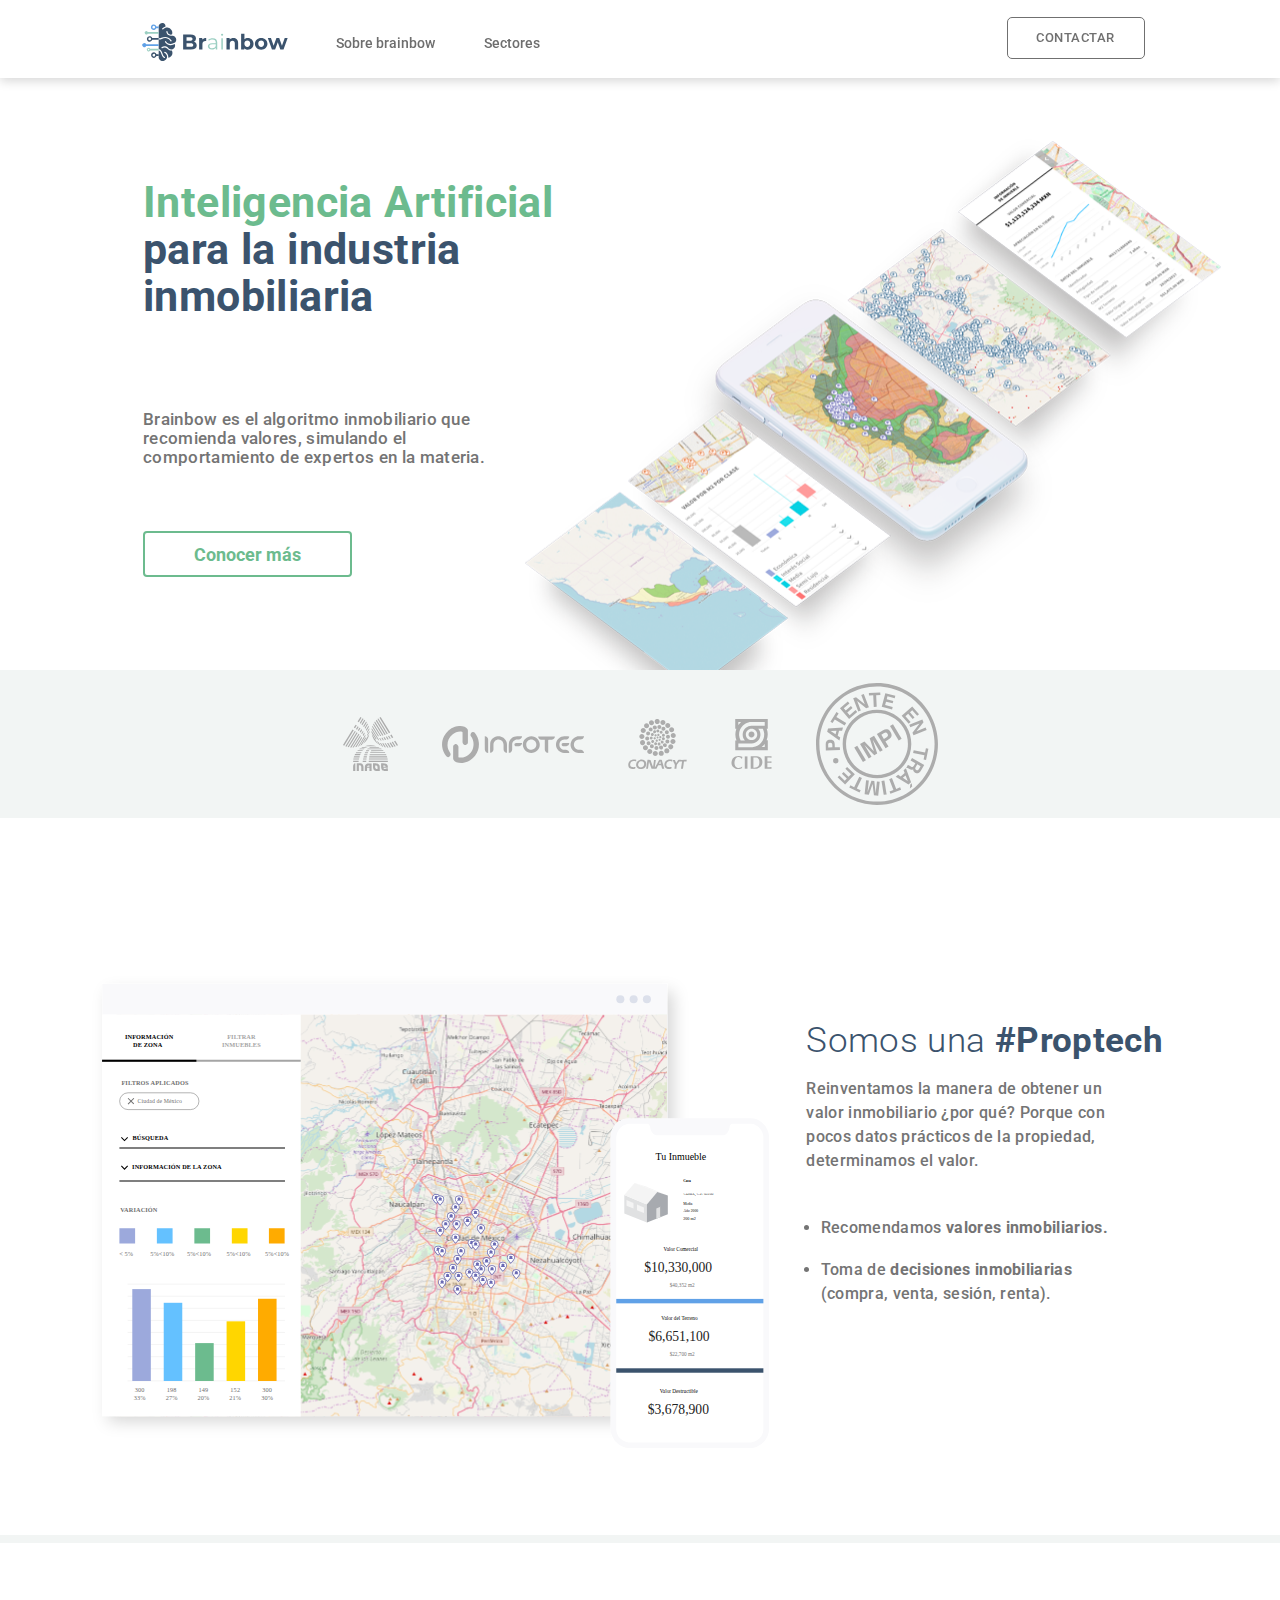
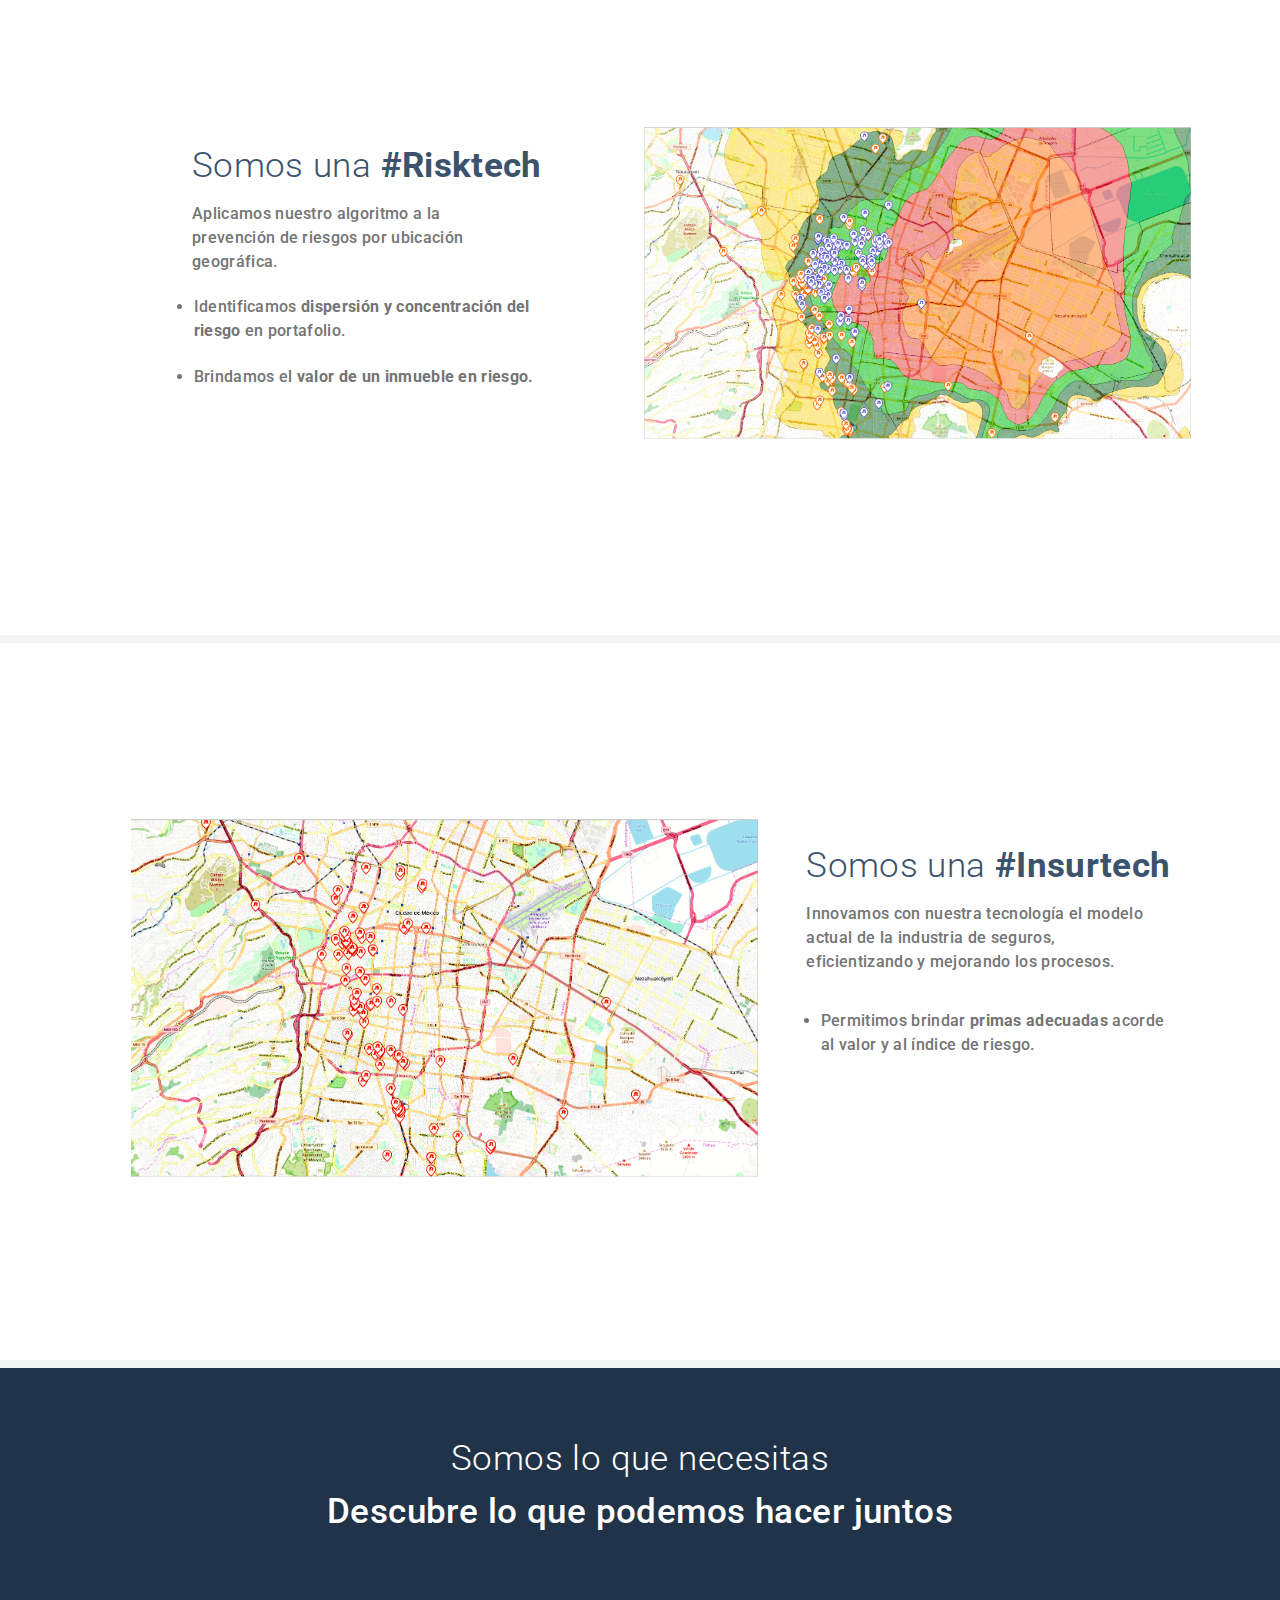
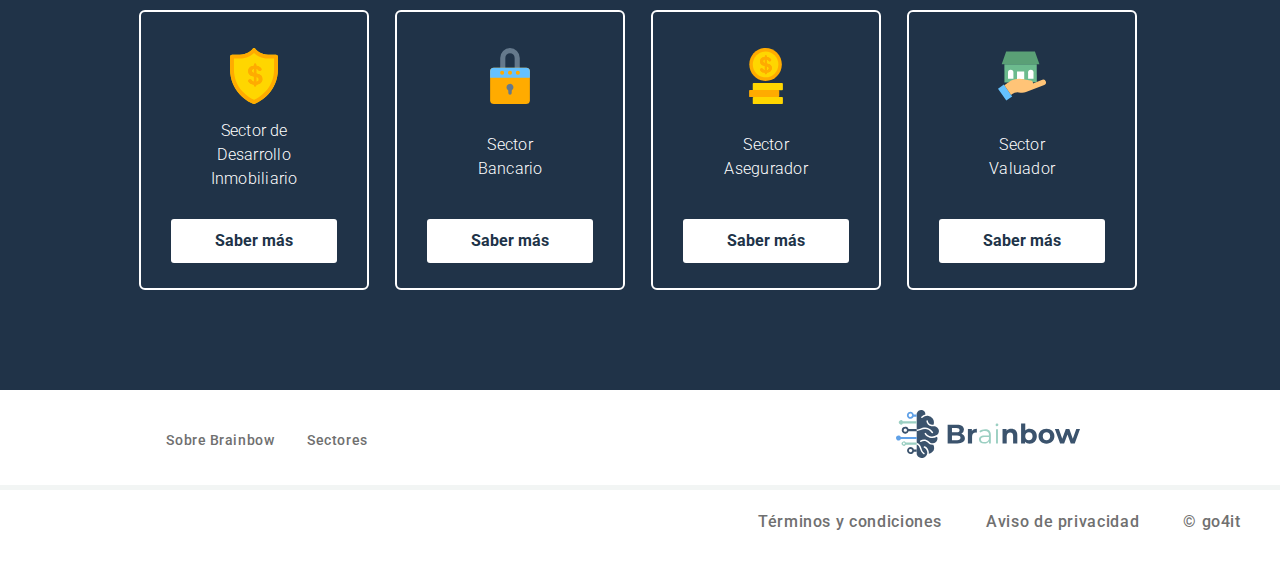
<file: index.html>
﻿<!DOCTYPE html>
<html lang="en">
<head>

    <title>Brainbow</title>
    <link rel="icon" href="img/logo_iconob.ico">

    <!-- Required meta tags -->
    <meta charset="utf-8">
    <meta name="viewport" content="width=device-width, initial-scale=1, shrink-to-fit=no">

    <!-- Bootstrap CSS -->
    <link rel="stylesheet" href="https://maxcdn.bootstrapcdn.com/bootstrap/4.0.0/css/bootstrap.min.css" integrity="sha384-Gn5384xqQ1aoWXA+058RXPxPg6fy4IWvTNh0E263XmFcJlSAwiGgFAW/dAiS6JXm" crossorigin="anonymous">
    <link rel="stylesheet" href="css/index.css">
    <link href="https://fonts.googleapis.com/css?family=Roboto:300,500,700&display=swap" rel="stylesheet">
    <link href="https://fonts.googleapis.com/icon?family=Material+Icons" rel="stylesheet">

    <!-- Optional JavaScript -->
    <!-- jQuery first, then Popper.js, then Bootstrap JS -->
    <script src="https://code.jquery.com/jquery-3.2.1.slim.min.js" integrity="sha384-KJ3o2DKtIkvYIK3UENzmM7KCkRr/rE9/Qpg6aAZGJwFDMVNA/GpGFF93hXpG5KkN" crossorigin="anonymous"></script>
    <script src="https://cdnjs.cloudflare.com/ajax/libs/popper.js/1.12.9/umd/popper.min.js" integrity="sha384-ApNbgh9B+Y1QKtv3Rn7W3mgPxhU9K/ScQsAP7hUibX39j7fakFPskvXusvfa0b4Q" crossorigin="anonymous"></script>
    <script src="https://maxcdn.bootstrapcdn.com/bootstrap/4.0.0/js/bootstrap.min.js" integrity="sha384-JZR6Spejh4U02d8jOt6vLEHfe/JQGiRRSQQxSfFWpi1MquVdAyjUar5+76PVCmYl" crossorigin="anonymous"></script>
    <script type="text/javascript" src="js/brainbow.js"></script>


</head>
<body>
    <nav class="navbar navbar-expand-lg tamaño-renglon-1">
        <a href="index.html"><img src="img/logo_brainbow.svg" class="img-responsive navbar-brand logo"></a>
        <button class="btn navbar-toggler boton-menu" type="button" data-toggle="collapse" data-target="#navbarCollapsible">
            <i class="material-icons"> menu </i>
        </button>
        <div class="collapse navbar-collapse" id="navbarCollapsible">
            <ul class="navbar-nav  menu">
                <li class="nav-item posicion-item">
                    <a href="about.html" class="nav-link  texto-menu t1m text-nowrap">Sobre <span class="tmbl">brainbow</span></a>
                </li>
                <li class="nav-item posicion-item">
                    <a href="sectores.html" class="nav-link texto-menu text-nowrap">Sectores <span class="t2mi tmbl">empresariales</span></a>
                </li>
                <a href="contacto.html" class="contactar">Contactar</a>
                <img src="img/logo_brainbow_blanco.png" class="logo-blanco">
                <button id="boton2-menu" class="btn boton2-menu" role="link" onclick="window.location='contacto.html'">CONTACTAR</button>
            </ul>
        </div>
    </nav>

    <div class="seccion1 container-fluid">
        <p class="texto1-seccion1"><span style="color: #6CBB8E;">Inteligencia Artificial</span> para la industria inmobiliaria</p>
        <p class="texto2-seccion1">Brainbow es el algoritmo inmobiliario que recomienda valores, simulando el comportamiento de expertos en la materia.</p>
        <!--<button id="boton1-seccion1" class=" btn boton1-seccion1" role="link" onclick="window.location='sectores.html'">Conocer más</button>-->
        <img src="img/Iphone_home.png" class="img-responsive imagen1-seccion1">
            <button id="boton1-seccion1" class=" btn boton1-seccion1" role="link" onclick="window.location='sectores.html'">Conocer más</button>
    </div>


    <div class="seccion2 container-fluid">
        <img src="img/logo-inaoe.svg" class="imagen1-seccion2">
        <img src="img/logo-infotec.svg" class="imagen2-seccion2">
        <img src="img/logo-conacyt.svg" class="imagen3-seccion2">
        <img src="img/logo-cide.svg" class="imagen4-seccion2">
        <img src="img/patente-tramite.svg" class="img-responsive imagen5-seccion2">
    </div>

    <div class="seccion3">
        <p class="texto1-seccion3">Somos una <span class="negra-seccion3">#Proptech</span></p>
        <p class="texto2-seccion3">Reinventamos la manera de obtener un valor inmobiliario ¿por qué? Porque con pocos datos prácticos de la propiedad, determinamos el valor.</p>
        <ul class="lista-seccion3">
            <li class="lista-texto1">Recomendamos <span class="negra-seccion3">valores inmobiliarios.</span></li>
            <li class="lista-texto2">Toma de <span class="negra-seccion3">decisiones inmobiliarias</span> (compra, venta, sesión, renta).</li>
        </ul>
        <div class="container">
            <div class="row texto-centrado">
                <div class="col-xs-12 col-sm-12 col-md-12 col-lg-12 col-xl-12"> <!--Grid-->
                    <img src="img/proptech.svg" class="img-responsive imagen1-seccion3">
                </div>
            </div>
        </div>
    </div>


    <div class="seccion4">
        <p class="texto1-seccion4">Somos una <span class="negra-seccion4">#Risktech</span></p>
        <p class="texto2-seccion4">Aplicamos nuestro algoritmo a la prevención de riesgos por ubicación geográfica.</p>
        <ul class="lista-seccion4">
            <li class="lista-texto3">Identificamos <span class="negra-seccion4">dispersión y concentración del riesgo</span> en portafolio.</li>
            <li class="lista-texto4">Brindamos el <span class="negra-seccion4">valor de un inmueble en riesgo.</span></li>
        </ul>
        <div class="container">
            <div class="row texto-centrado">
                <div class="col-xs-12 col-sm-12 col-md-12 col-lg-12 col-xl-12"> <!--Grid-->
                    <img src="img/Risktech map.svg" class="img-responsive imagen1-seccion4">
                </div>
            </div>
        </div>        
    </div>

    <div class="seccion5">
        <p class="texto1-seccion5">Somos una <span class="negra-seccion5">#Insurtech</span></p>
        <p class="texto2-seccion5">Innovamos con nuestra tecnología el modelo actual de la industria de seguros, eficientizando y mejorando los procesos.</p>
        <ul class="lista-seccion5">
            <li>Permitimos brindar <span class="negra-seccion5">primas adecuadas</span> acorde al valor y al índice de riesgo.</li>
        </ul>
        <div class="container">
            <div class="row texto-centrado">
                <div class="col-xs-12 col-sm-12 col-md-12 col-lg-12 col-xl-12"> <!--Grid-->
                    <img src="img/Insurtech map.svg" class="img-responsive imagen1-seccion5">
                </div>
            </div>
        </div>
    </div>
    
    <div class="seccion6">
        <p class="texto1-seccion6">Somos lo que necesitas</p>
        <p class="texto2-seccion6">Descubre lo que podemos hacer juntos</p>
        <div class="row renglon-seccion6">
            <div class="col-xl-3 col-lg-3 col-md-6 col-sm-6 col-xs-12">
                <div class="card card-seccion6">
                    <div class="card-body text-center">
                        <img src="img/asegurador.svg" class="img-responsive imagen-seccion6">
                        <p class="card-title titulocard1-seccion6">Sector de Desarrollo Inmobiliario</p>
                        <button id="boton1-seccion6" class="btn boton1-seccion6 botones-s6" role="link" onclick="window.location='sectores.html'">Saber más</button>
                    </div>
                </div>
            </div>
            <div class="col-xl-3 col-lg-3 col-md-6 col-sm-6 col-xs-12">
                <div class="card card-seccion6">
                    <div class="card-body text-center">
                        <img src="img/bancario.svg" class="img-responsive imagen-seccion6">
                        <p class="card-title titulocard2-seccion6">Sector Bancario</p>
                        <button id="boton2-seccion6" class="btn boton2-seccion6 botones-s6" role="link" onclick="window.location='sectores.html'">Saber más</button>
                    </div>
                </div>
            </div>
            <div class="col-xl-3 col-lg-3 col-md-6 col-sm-6 col-xs-12">
                <div class="card card-seccion6">
                    <div class="card-body text-center">
                        <img src="img/valuador.svg" class="img-responsive imagen-seccion6">
                        <p class="card-title titulocard3-seccion6">Sector Asegurador</p>
                        <button id="boton3-seccion6" class="btn boton3-seccion6 botones-s6" role="link" onclick="window.location='sectores.html'">Saber más</button>
                    </div>
                </div>
            </div>
            <div class="col-xl-3 col-lg-3 col-md-6 col-sm-6 col-xs-12">
                <div class="card card-seccion6">
                    <div class="card-body text-center">
                        <img src="img/inmobiliario.svg" class=" img-responsive imagen-seccion6">
                        <p class="card-title titulocard4-seccion6">Sector Valuador</p>
                        <button id="boton4-seccion6" class="btn boton4-seccion6 botones-s6" role="link" onclick="window.location='sectores.html'">Saber más</button>
                    </div>
                </div>  
            </div>
        </div>
    </div>

    <div class="seccion7">
        <a href="about.html" class="texto1-seccion7 links-footer">Sobre Brainbow</a>
        <a href="sectores.html" class="texto2-seccion7 links-footer">Sectores</a>
        <a href="index.html" class="logo-seccion7"><img src="img/logo_brainbow.svg"></a>
    </div>
    <!--Footer start-->
    <footer class="footer-brainbow">
        <a href="index.html" class="texto1-footer links-footer">Términos y condiciones</a>
        <a href="https://go4it.mx/Aviso%20de%20Privacidad%20Devising%20Solutions%20SAPI%20de%20CV.PDF" class="texto2-footer links-footer">Aviso de privacidad</a>
        <a href="https://go4it.mx/" class="texto3-footer links-footer">© go4it</a>
    </footer>
</body>
</html>
</file>
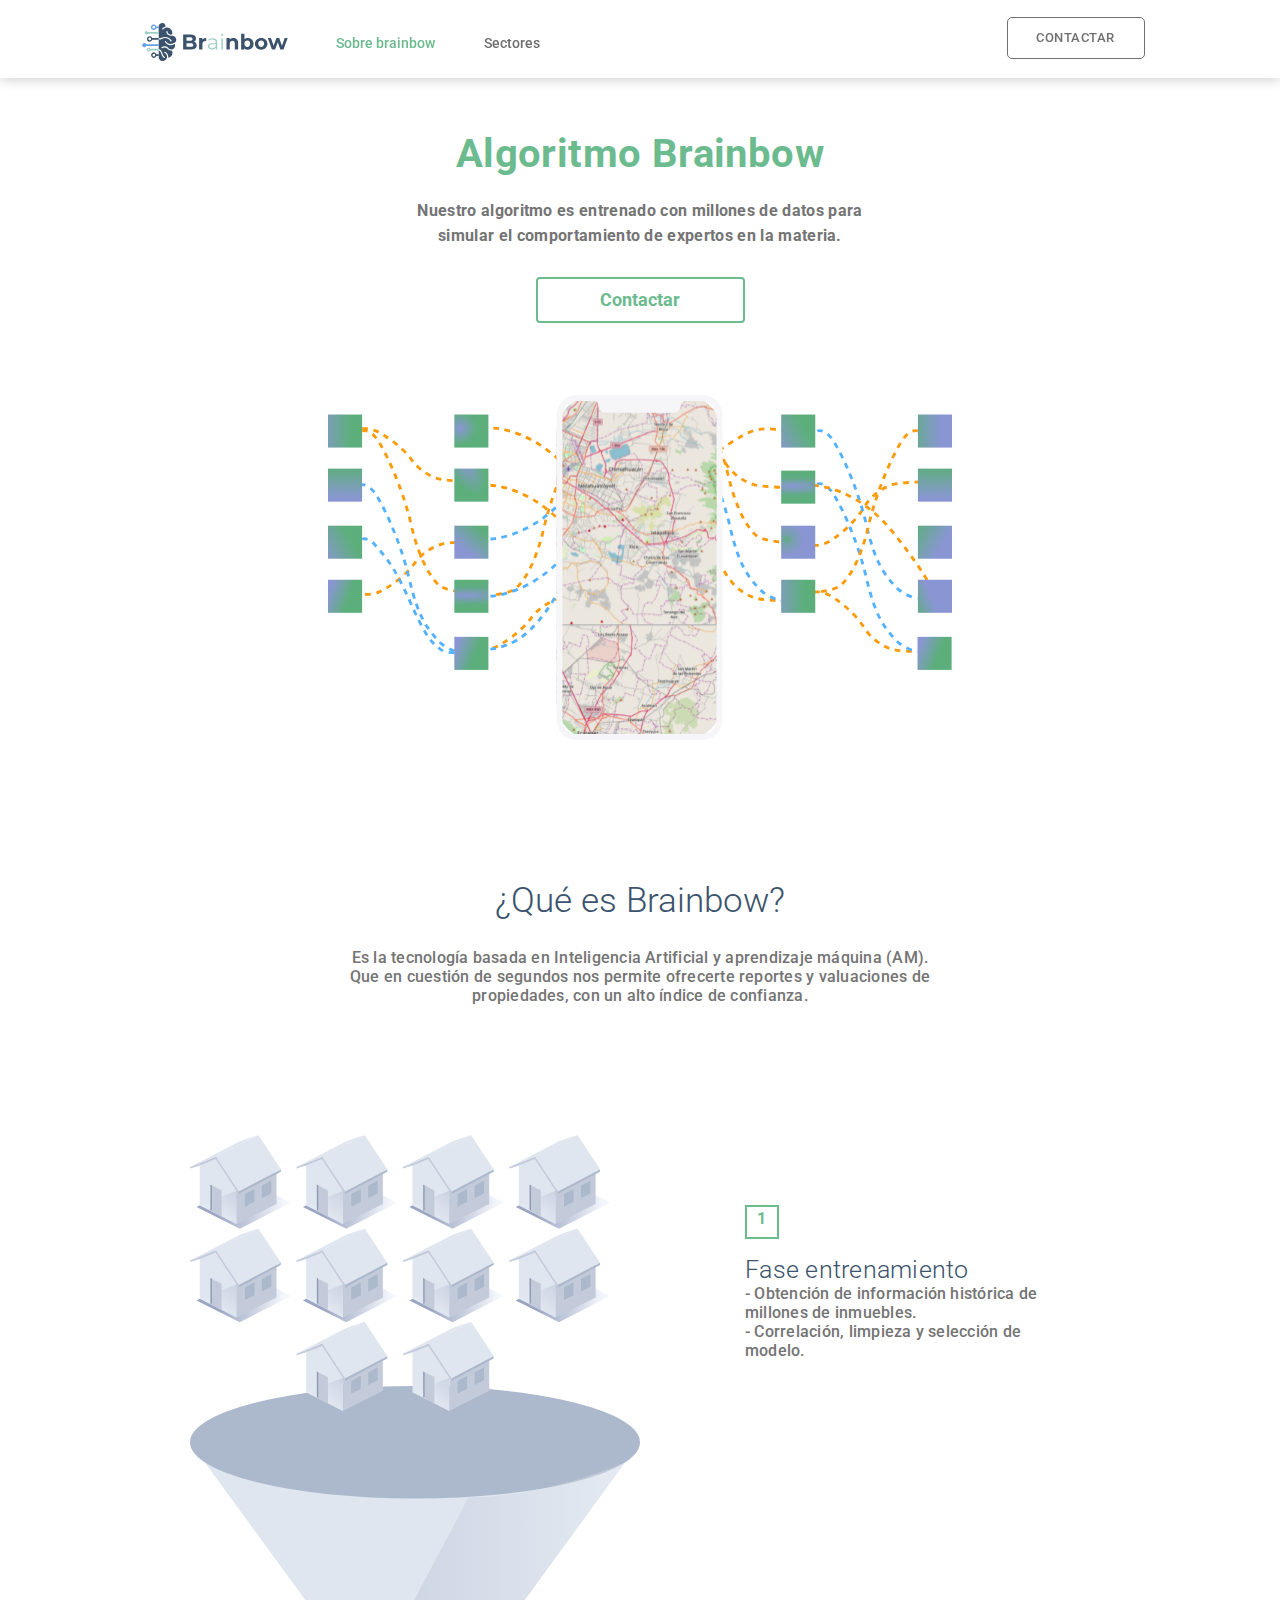
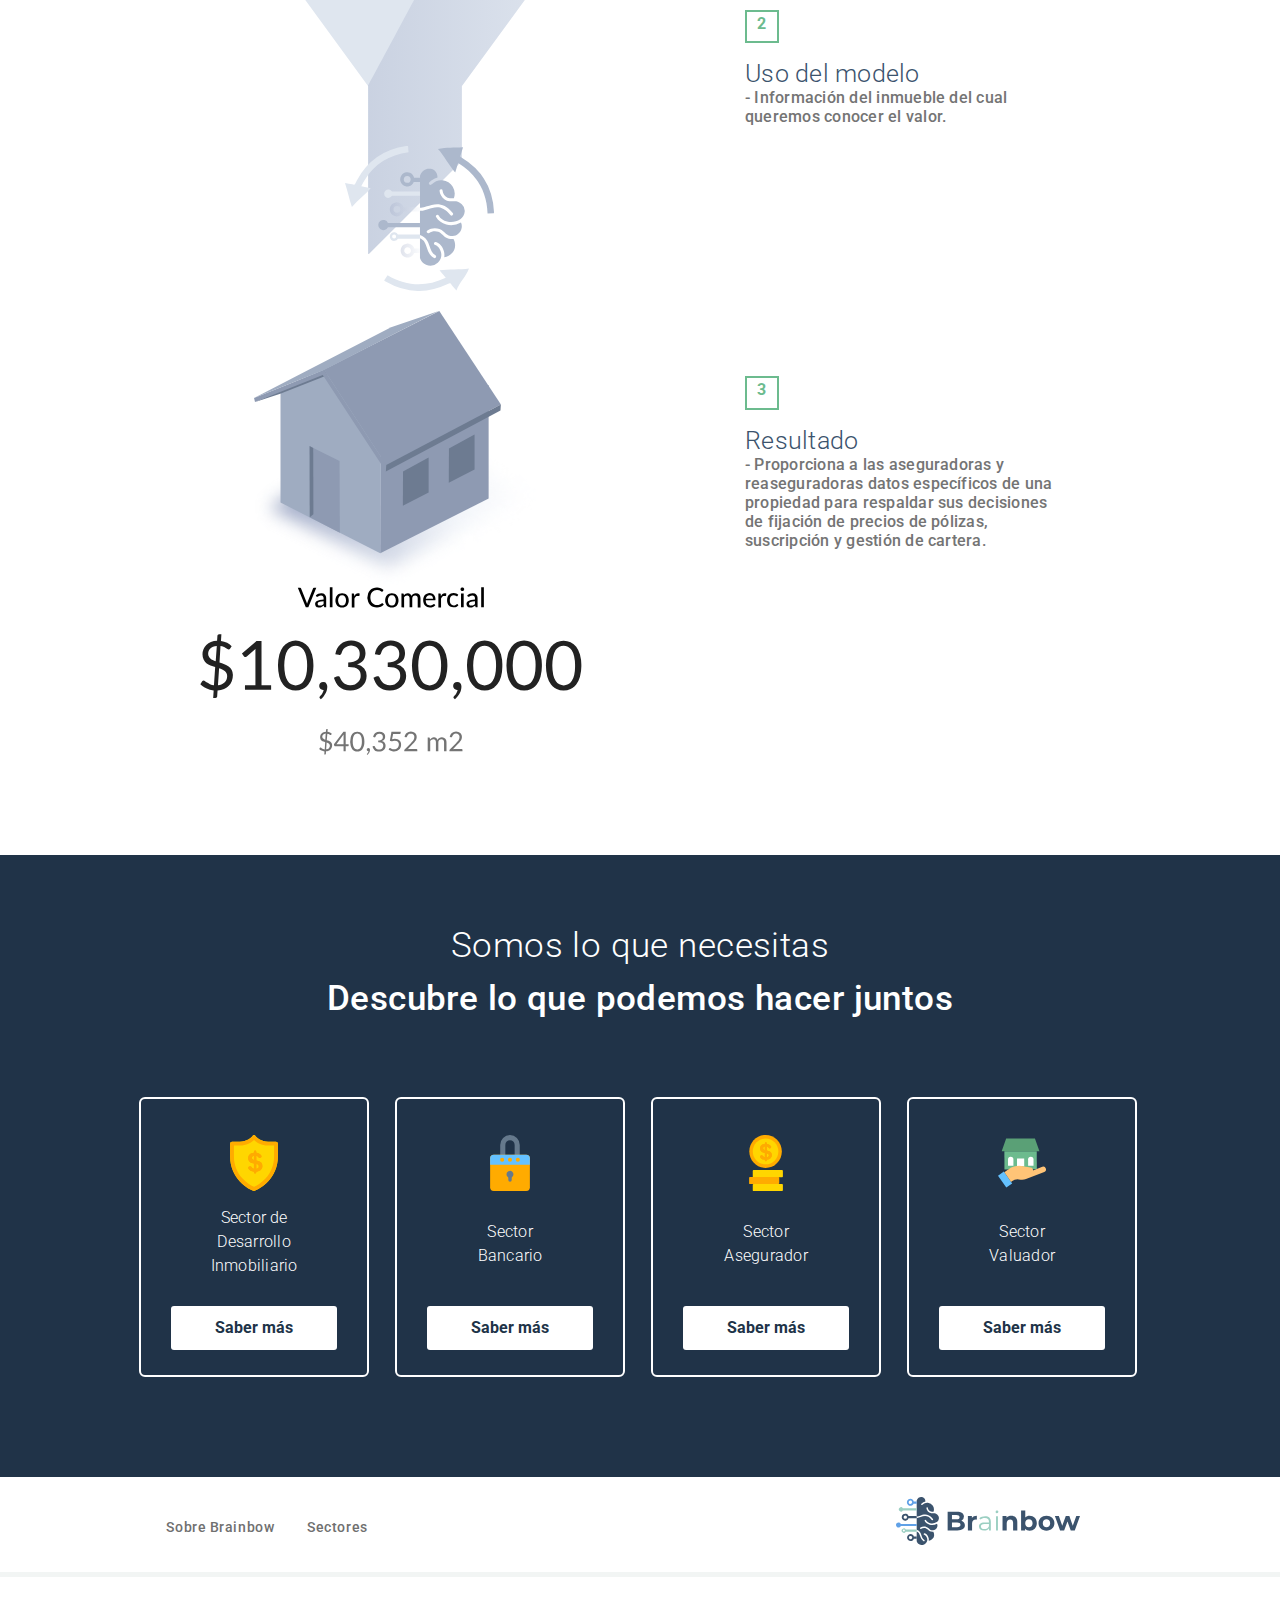
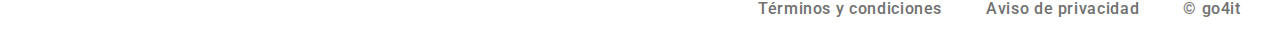
<file: about.html>
﻿<!DOCTYPE html>
<html lang="en">
  <head>

    <title>Brainbow</title>
      <link rel="icon" href="img/logo_iconob.ico">

    <!-- Required meta tags -->
    <meta charset="utf-8">
    <meta name="viewport" content="width=device-width, initial-scale=1, shrink-to-fit=no">

    <!-- Bootstrap CSS -->
    <link rel="stylesheet" href="https://maxcdn.bootstrapcdn.com/bootstrap/4.0.0/css/bootstrap.min.css" integrity="sha384-Gn5384xqQ1aoWXA+058RXPxPg6fy4IWvTNh0E263XmFcJlSAwiGgFAW/dAiS6JXm" crossorigin="anonymous">
    <link rel="stylesheet" href="css/about.css">
    <link href="https://fonts.googleapis.com/css?family=Roboto:300,500,700&display=swap" rel="stylesheet">
    <link href="https://fonts.googleapis.com/icon?family=Material+Icons" rel="stylesheet">

    <!-- Optional JavaScript -->
    <!-- jQuery first, then Popper.js, then Bootstrap JS -->
    <script src="https://code.jquery.com/jquery-3.2.1.slim.min.js" integrity="sha384-KJ3o2DKtIkvYIK3UENzmM7KCkRr/rE9/Qpg6aAZGJwFDMVNA/GpGFF93hXpG5KkN" crossorigin="anonymous"></script>
    <script src="https://cdnjs.cloudflare.com/ajax/libs/popper.js/1.12.9/umd/popper.min.js" integrity="sha384-ApNbgh9B+Y1QKtv3Rn7W3mgPxhU9K/ScQsAP7hUibX39j7fakFPskvXusvfa0b4Q" crossorigin="anonymous"></script>
    <script src="https://maxcdn.bootstrapcdn.com/bootstrap/4.0.0/js/bootstrap.min.js" integrity="sha384-JZR6Spejh4U02d8jOt6vLEHfe/JQGiRRSQQxSfFWpi1MquVdAyjUar5+76PVCmYl" crossorigin="anonymous"></script>
    <script type="text/javascript" src="js/brainbow.js"></script>

  </head>
  <body>
      <nav class="navbar navbar-expand-lg tamaño-renglon-1">
          <a href="index.html"><img src="img/logo_brainbow.svg" class="img-responsive navbar-brand logo"></a>
          <button class="btn navbar-toggler boton-menu" type="button" data-toggle="collapse" data-target="#navbarCollapsible">
              <i class="material-icons"> menu </i>
          </button>
          <div class="collapse navbar-collapse" id="navbarCollapsible">
              <ul class="navbar-nav  menu">
                  <li class="nav-item posicion-item">
                      <a href="about.html" class="nav-link  texto-menu t1m text-nowrap" style="color:#6CBB8E;">Sobre <span class="tmbl">brainbow</span></a>
                  </li>
                  <li class="nav-item posicion-item">
                      <a href="sectores.html" class="nav-link texto-menu text-nowrap">Sectores <span class="t2mi tmbl">empresariales</span></a>
                  </li>
                  <a href="contacto.html" class="contactar">Contactar</a>
                  <img src="img/logo_brainbow_blanco.png" class="logo-blanco">
                  <button class="btn boton2-menu" role="link" onclick="window.location='contacto.html'">CONTACTAR</button>
              </ul>
          </div>
      </nav>

      <div class="container contenedor">
          <div class="row text-center">
              <div class="col-xs-12 col-sm-12 col-md-12 col-lg-12 col-xl-12">
                  <p class="texto1-about">Algoritmo Brainbow</p>
                  <p class="texto2-about">Nuestro algoritmo es entrenado con millones de datos para simular el comportamiento de expertos en la materia.</p>
                  <button id="boton1-about" class="btn boton1-about" role="link" onclick="window.location='contacto.html'">Contactar</button>
              </div>
              <div class="col-xs-12 col-sm-12 col-md-12 col-lg-12 col-xl-12 pl-1 pr-1">
                  <img src="img/algoritmo1.svg" class="img-responsive imagen1-about">
                  <!--<img src="img/algoritmo2.svg" class="img-responsive imagen1-2-about"> Imagen solo a la mitad-->
              </div>
              <div class="col-xs-12 col-sm-12 col-md-12 col-lg-12 col-xl-12">
                  <p class="texto3-about">¿Qué es Brainbow?</p>
                  <p class="texto4-about">Es la tecnología basada en Inteligencia Artificial y aprendizaje máquina (AM). Que en cuestión de segundos nos permite ofrecerte reportes y valuaciones de propiedades, con un alto índice de confianza.</p>
              </div>
              <div class="row" style="width:100%; margin-top:114px;">
                  <div class="col-lg-6 col-md-6 col-sm-12 columna1">
                      <img src="img/Recurso29.svg" class="img-responsive imagen2-about">
                      <img src="img/Recurso28.svg" class="img-responsive imagen2-2-about">
                      <img src="img/Recurso30.svg" class="img-responsive imagen3-about">
                      <img src="img/Brainbow_proceso.svg" class="img-responsive imagen5-about"> <!-- Agrego imagen cerebro -->
                      <img src="img/Recurso27.svg" class="img-responsive imagen3-2-about">
                      <img src="img/Recurso26.svg" class="img-responsive imagen4-about">
                  </div>
                  <div class="col-lg-6 col-md-6 col-sm-12 columna2">
                      <p class="num-about">1</p>
                      <p class="textonum"><span class="titulonum">Fase entrenamiento<br></span>- Obtención de información histórica de millones de inmuebles.<br>
                      - Correlación, limpieza y selección de modelo.</p>
                      <p class="num-about num2">2</p>
                      <p class="textonum txn3"><span class="titulonum">Uso del modelo<br></span>- Información del inmueble del cual queremos conocer el valor.</p>
                      <p class="num-about num3">3</p>
                      <p class="textonum txn4" style="margin-bottom:0;"><span class="titulonum">Resultado<br></span>- Proporciona a las aseguradoras y reaseguradoras datos específicos de una propiedad para respaldar sus decisiones de fijación de precios de pólizas, suscripción y gestión de cartera.</p>
                  </div>
              </div>
          </div>
      </div>

      <!--Incio Footer azul-->
      <div class="seccion6">
          <p class="texto1-seccion6">Somos lo que necesitas</p>
          <p class="texto2-seccion6">Descubre lo que podemos hacer juntos</p>
          <div class="row renglon-seccion6">
              <div class="col-xl-3 col-lg-3 col-md-6 col-sm-6 col-xs-12">
                  <div class="card card-seccion6">
                      <div class="card-body text-center">
                          <img src="img/asegurador.svg" class="img-responsive imagen-seccion6">
                          <p class="card-title titulocard1-seccion6">Sector de Desarrollo Inmobiliario</p>
                          <button id="boton1-seccion6" class="btn boton1-seccion6 botones-s6" role="link" onclick="window.location='sectores.html'">Saber más</button>
                      </div>
                  </div>
              </div>
              <div class="col-xl-3 col-lg-3 col-md-6 col-sm-6 col-xs-12">
                  <div class="card card-seccion6">
                      <div class="card-body text-center">
                          <img src="img/bancario.svg" class="img-responsive imagen-seccion6">
                          <p class="card-title titulocard2-seccion6">Sector Bancario</p>
                          <button id="boton2-seccion6" class="btn boton2-seccion6 botones-s6" role="link" onclick="window.location='sectores.html'">Saber más</button>
                      </div>
                  </div>
              </div>
              <div class="col-xl-3 col-lg-3 col-md-6 col-sm-6 col-xs-12">
                  <div class="card card-seccion6">
                      <div class="card-body text-center">
                          <img src="img/valuador.svg" class="img-responsive imagen-seccion6">
                          <p class="card-title titulocard3-seccion6">Sector Asegurador</p>
                          <button id="boton3-seccion6" class="btn boton3-seccion6 botones-s6" role="link" onclick="window.location='sectores.html'">Saber más</button>
                      </div>
                  </div>
              </div>
              <div class="col-xl-3 col-lg-3 col-md-6 col-sm-6 col-xs-12">
                  <div class="card card-seccion6">
                      <div class="card-body text-center">
                          <img src="img/inmobiliario.svg" class=" img-responsive imagen-seccion6">
                          <p class="card-title titulocard4-seccion6">Sector Valuador</p>
                          <button id="boton4-seccion6" class="btn boton4-seccion6 botones-s6" role="link" onclick="window.location='sectores.html'">Saber más</button>
                      </div>
                  </div>
              </div>
          </div>
      </div> 
      <!-- END Sección 6 Footer Azul -->



      <div class="seccion7">
          <a href="about.html" class="texto1-seccion7 links-footer">Sobre Brainbow</a>
          <a href="sectores.html" class="texto2-seccion7 links-footer">Sectores</a>
          <a href="index.html" class="logo-seccion7"><img src="img/logo_brainbow.svg"></a>
      </div>

      <footer class="footer-brainbow">
          <a href="index.html" class="texto1-footer links-footer">Términos y condiciones</a>
          <a href="https://go4it.mx/Aviso%20de%20Privacidad%20Devising%20Solutions%20SAPI%20de%20CV.PDF" class="texto2-footer links-footer">Aviso de privacidad</a>
          <a href="https://go4it.mx/" class="texto3-footer links-footer">© go4it</a>
      </footer>


  </body>
</html>
</file>
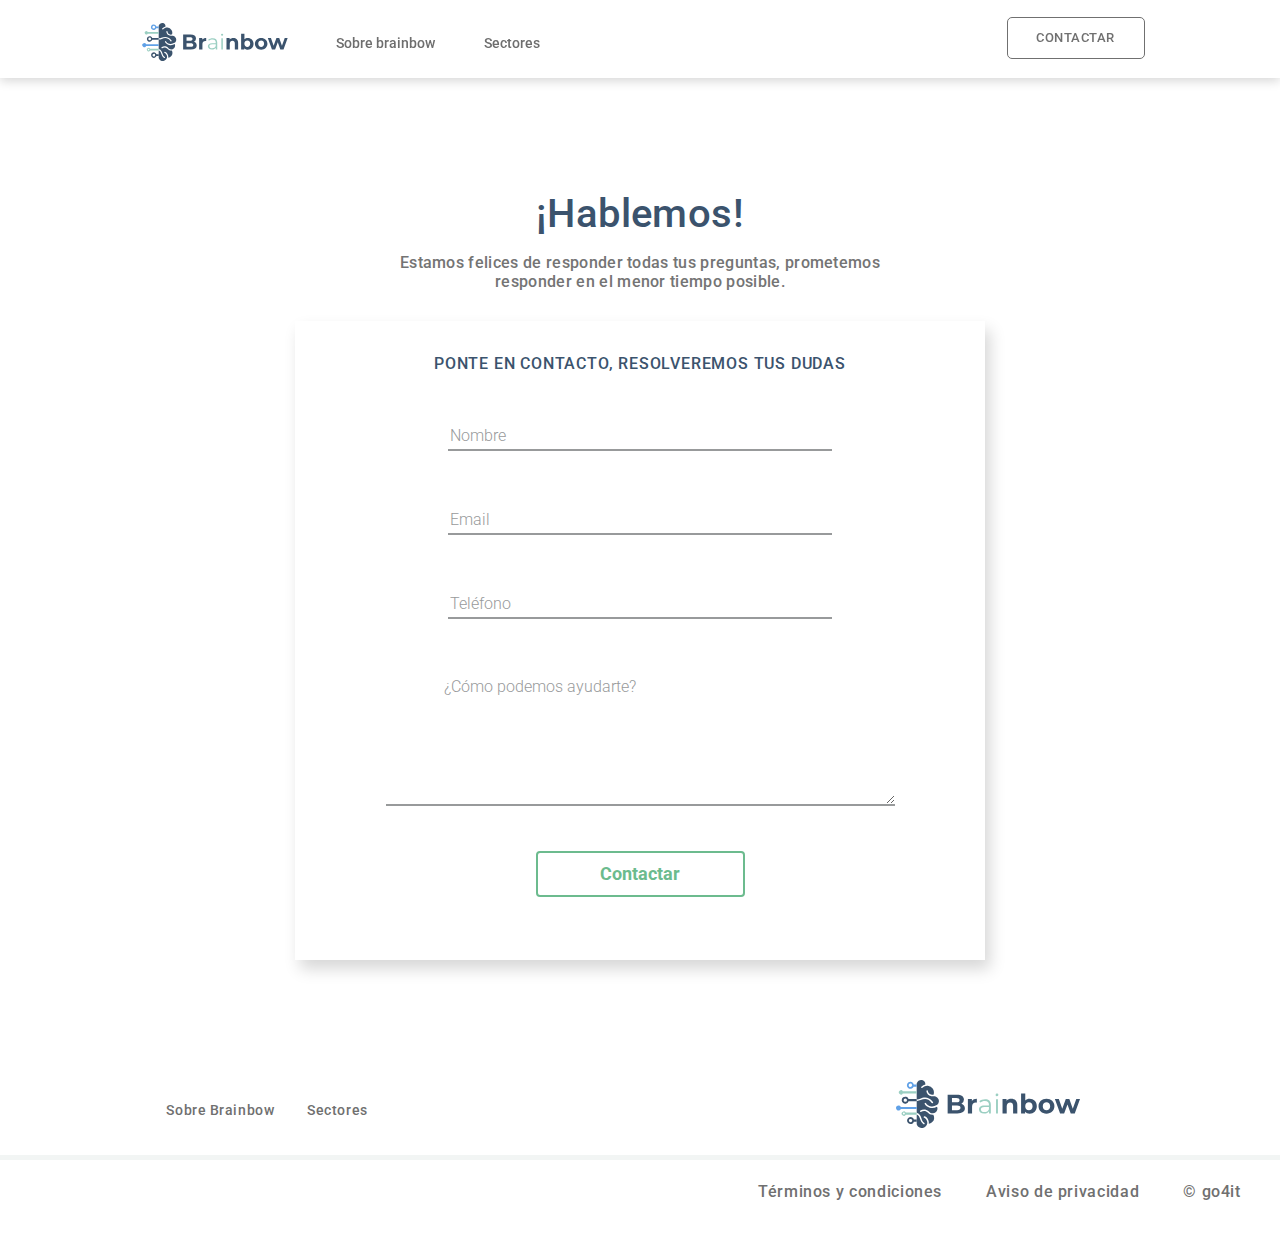
<file: contacto.html>
﻿<!DOCTYPE html>
<html lang="en">
  <head>

    <title>Brainbow</title>
      <link rel="icon" href="img/logo_iconob.ico">

    <!-- Required meta tags -->
    <meta charset="utf-8">
    <meta name="viewport" content="width=device-width, initial-scale=1, shrink-to-fit=no">

    <!-- Bootstrap CSS -->
    <link rel="stylesheet" href="https://maxcdn.bootstrapcdn.com/bootstrap/4.0.0/css/bootstrap.min.css" integrity="sha384-Gn5384xqQ1aoWXA+058RXPxPg6fy4IWvTNh0E263XmFcJlSAwiGgFAW/dAiS6JXm" crossorigin="anonymous">
    <link rel="stylesheet" href="css/contacto.css">
    <link href="https://fonts.googleapis.com/css?family=Roboto:300,500,700&display=swap" rel="stylesheet">
    <link href="https://fonts.googleapis.com/icon?family=Material+Icons" rel="stylesheet">

    <!-- Optional JavaScript -->
    <!-- jQuery first, then Popper.js, then Bootstrap JS -->
    <script src="https://code.jquery.com/jquery-3.2.1.slim.min.js" integrity="sha384-KJ3o2DKtIkvYIK3UENzmM7KCkRr/rE9/Qpg6aAZGJwFDMVNA/GpGFF93hXpG5KkN" crossorigin="anonymous"></script>
    <script src="https://cdnjs.cloudflare.com/ajax/libs/popper.js/1.12.9/umd/popper.min.js" integrity="sha384-ApNbgh9B+Y1QKtv3Rn7W3mgPxhU9K/ScQsAP7hUibX39j7fakFPskvXusvfa0b4Q" crossorigin="anonymous"></script>
    <script src="https://maxcdn.bootstrapcdn.com/bootstrap/4.0.0/js/bootstrap.min.js" integrity="sha384-JZR6Spejh4U02d8jOt6vLEHfe/JQGiRRSQQxSfFWpi1MquVdAyjUar5+76PVCmYl" crossorigin="anonymous"></script>
    <script type="text/javascript" src="js/brainbow.js"></script>


  </head>
  <body onload="validar()">
    <nav class="navbar navbar-expand-lg tamaño-renglon-1">
        <a href="index.html"><img src="img/logo_brainbow.svg" class="img-responsive navbar-brand logo"></a>
        <button class="btn navbar-toggler boton-menu" type="button" data-toggle="collapse" data-target="#navbarCollapsible">
        <i class="material-icons"> menu </i>
        </button>
        <div class="collapse navbar-collapse" id="navbarCollapsible">
          <ul class="navbar-nav  menu">
            <li class="nav-item posicion-item">
              <a href="about.html" class="nav-link  texto-menu t1m text-nowrap">Sobre <span class="tmbl">brainbow</span></a>
            </li>
            <li class="nav-item posicion-item">
              <a href="sectores.html" class="nav-link texto-menu text-nowrap">Sectores <span class="t2mi tmbl">empresariales</span></a>
            </li>
            <a href="contacto.html" class="contactar">Contactar</a>
            <img src="img/logo_brainbow_blanco.png" class="logo-blanco">
            <button class="btn boton2-menu" role="link" onclick="window.location='contacto.html'">CONTACTAR</button>
          </ul>
        </div>
    </nav>

    <div class="container contenedor1 text-center">
      <p class="txt1-contacto">¡Hablemos!</p>
      <p class="txt2-contacto">Estamos felices de responder todas tus preguntas, prometemos responder en el menor tiempo posible.</p>
        <div class="cont-form" id="cont-form">
          <p class="txt3-contacto">PONTE EN CONTACTO, RESOLVEREMOS TUS DUDAS</p>
          <form class="formulario-contacto" action="#" method="post" id="formulario-contacto">
              <input type="text" class="inputs" name="nombre" id="nombre-contacto" placeholder="Nombre" size="50" required pattern="^[a-zA-Z]+(([',. -][a-zA-Z ])?[a-zA-Z]*)*$"><br/>
              <label id="etiqueta-nombre"></label><br/>
              <input type="email" class="inputs" name="email" id="email" placeholder="Email" size="50" required pattern="^[a-zA-Z0-9.!#$%&'*+/=?^_`{|}~-]+@[a-zA-Z0-9](?:[a-zA-Z0-9-]{0,61}[a-zA-Z0-9])?(?:\.[a-zA-Z0-9](?:[a-zA-Z0-9-]{0,61}[a-zA-Z0-9])?)*$"><br/>
              <label id="etiqueta-email"></label><br/>
              <input type="tel" name="telefono" id="telefono" placeholder="Teléfono" maxlength="10" required pattern="^\d+$" class="telefono"><br/>
              <label id="etiqueta-tel"></label><br/>
              <label for="dudas" class="etiqueta-contacto">¿Cómo podemos ayudarte?</label><br/>
              <textarea name="dudas" class="dudas" id="dudas" rows="4" cols="54"></textarea><br/>
              <input type="submit" name="enviar" id="enviar" class="enviar-cont btn" value="Contactar"></code>
          </form>
        </div>
    </div>

    <div class="seccion7">
      <a href="about.html" class="texto1-seccion7 links-footer">Sobre Brainbow</a>
      <a href="sectores.html" class="texto2-seccion7 links-footer">Sectores</a>
      <a href="index.html" class="logo-seccion7"><img src="img/logo_brainbow.svg"></a>
    </div>

    <footer class="footer-brainbow">
      <a href="index.html" class="texto1-footer links-footer">Términos y condiciones</a>
      <a href="https://go4it.mx/Aviso%20de%20Privacidad%20Devising%20Solutions%20SAPI%20de%20CV.PDF" class="texto2-footer links-footer" class="texto2-footer links-footer">Aviso de privacidad</a>
      <a href="https://go4it.mx/" class="texto3-footer links-footer">© go4it</a>
    </footer>

  </body>


</html>
</file>
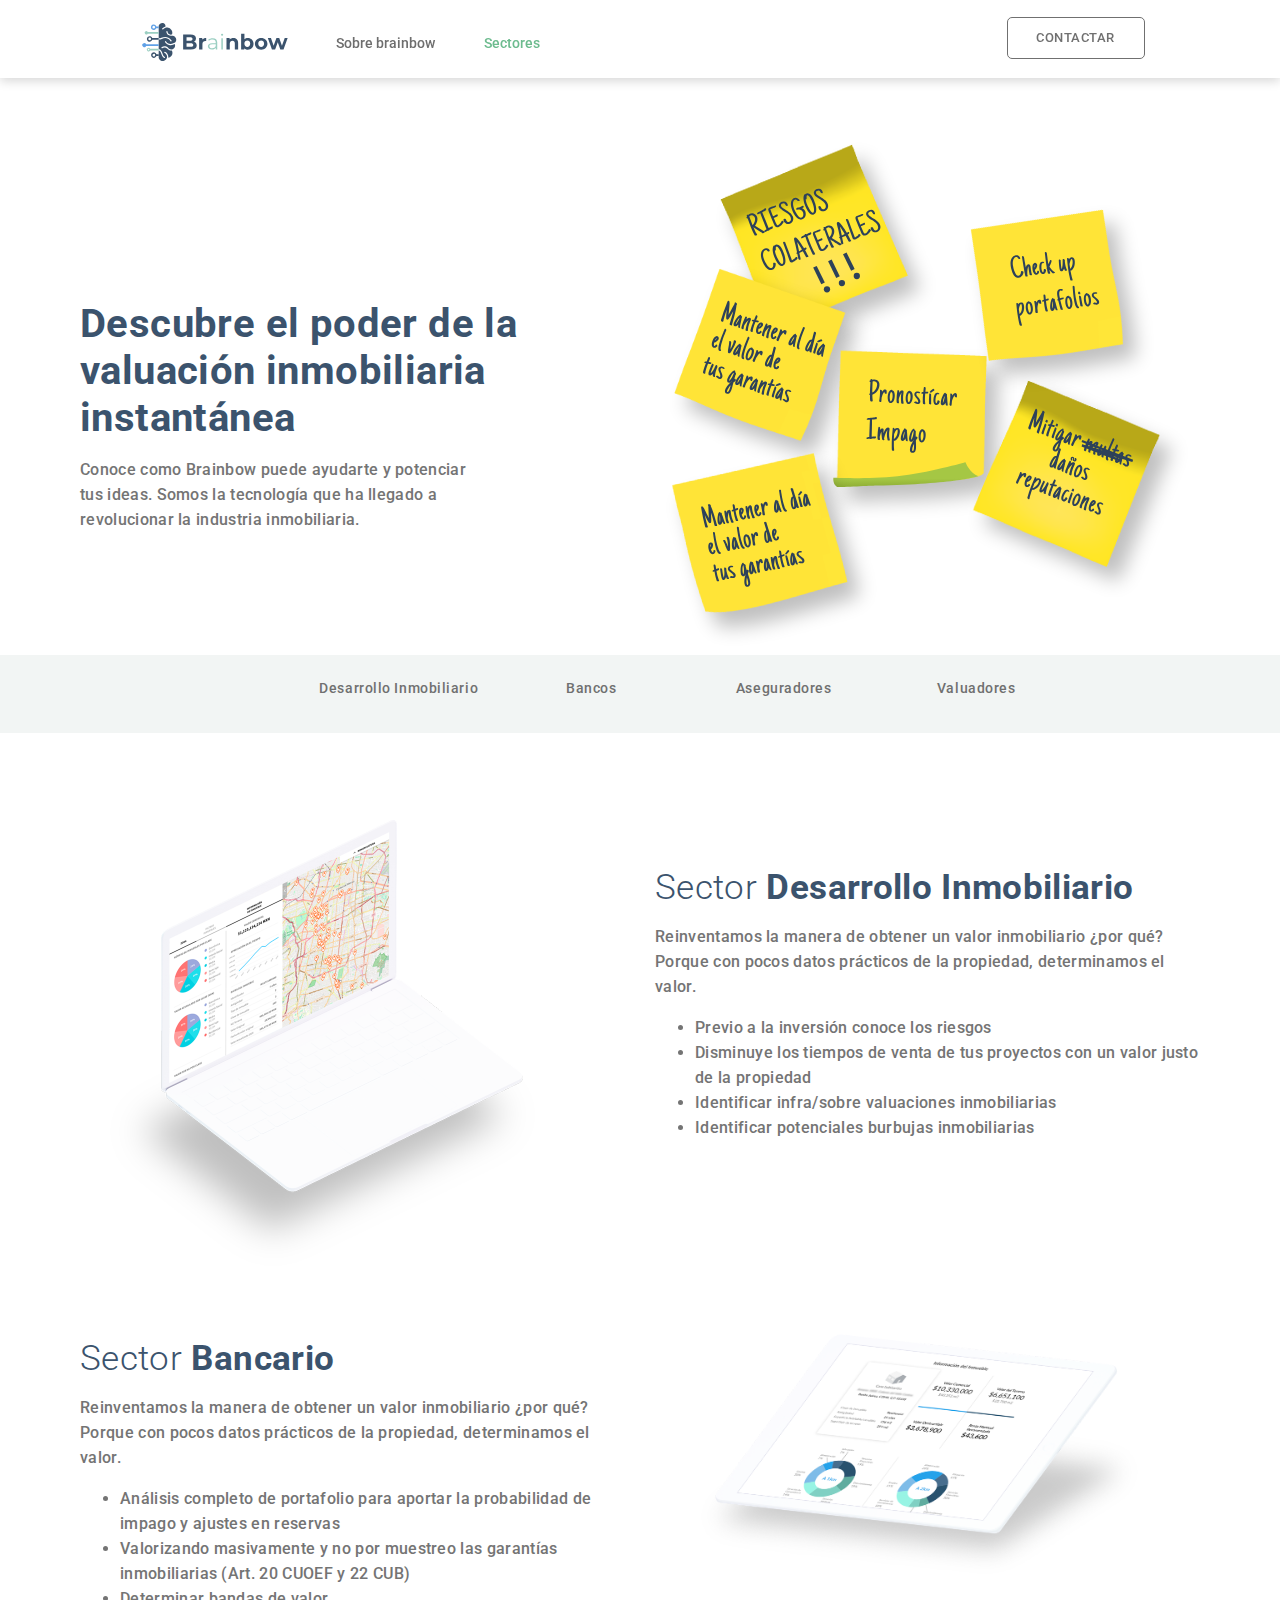
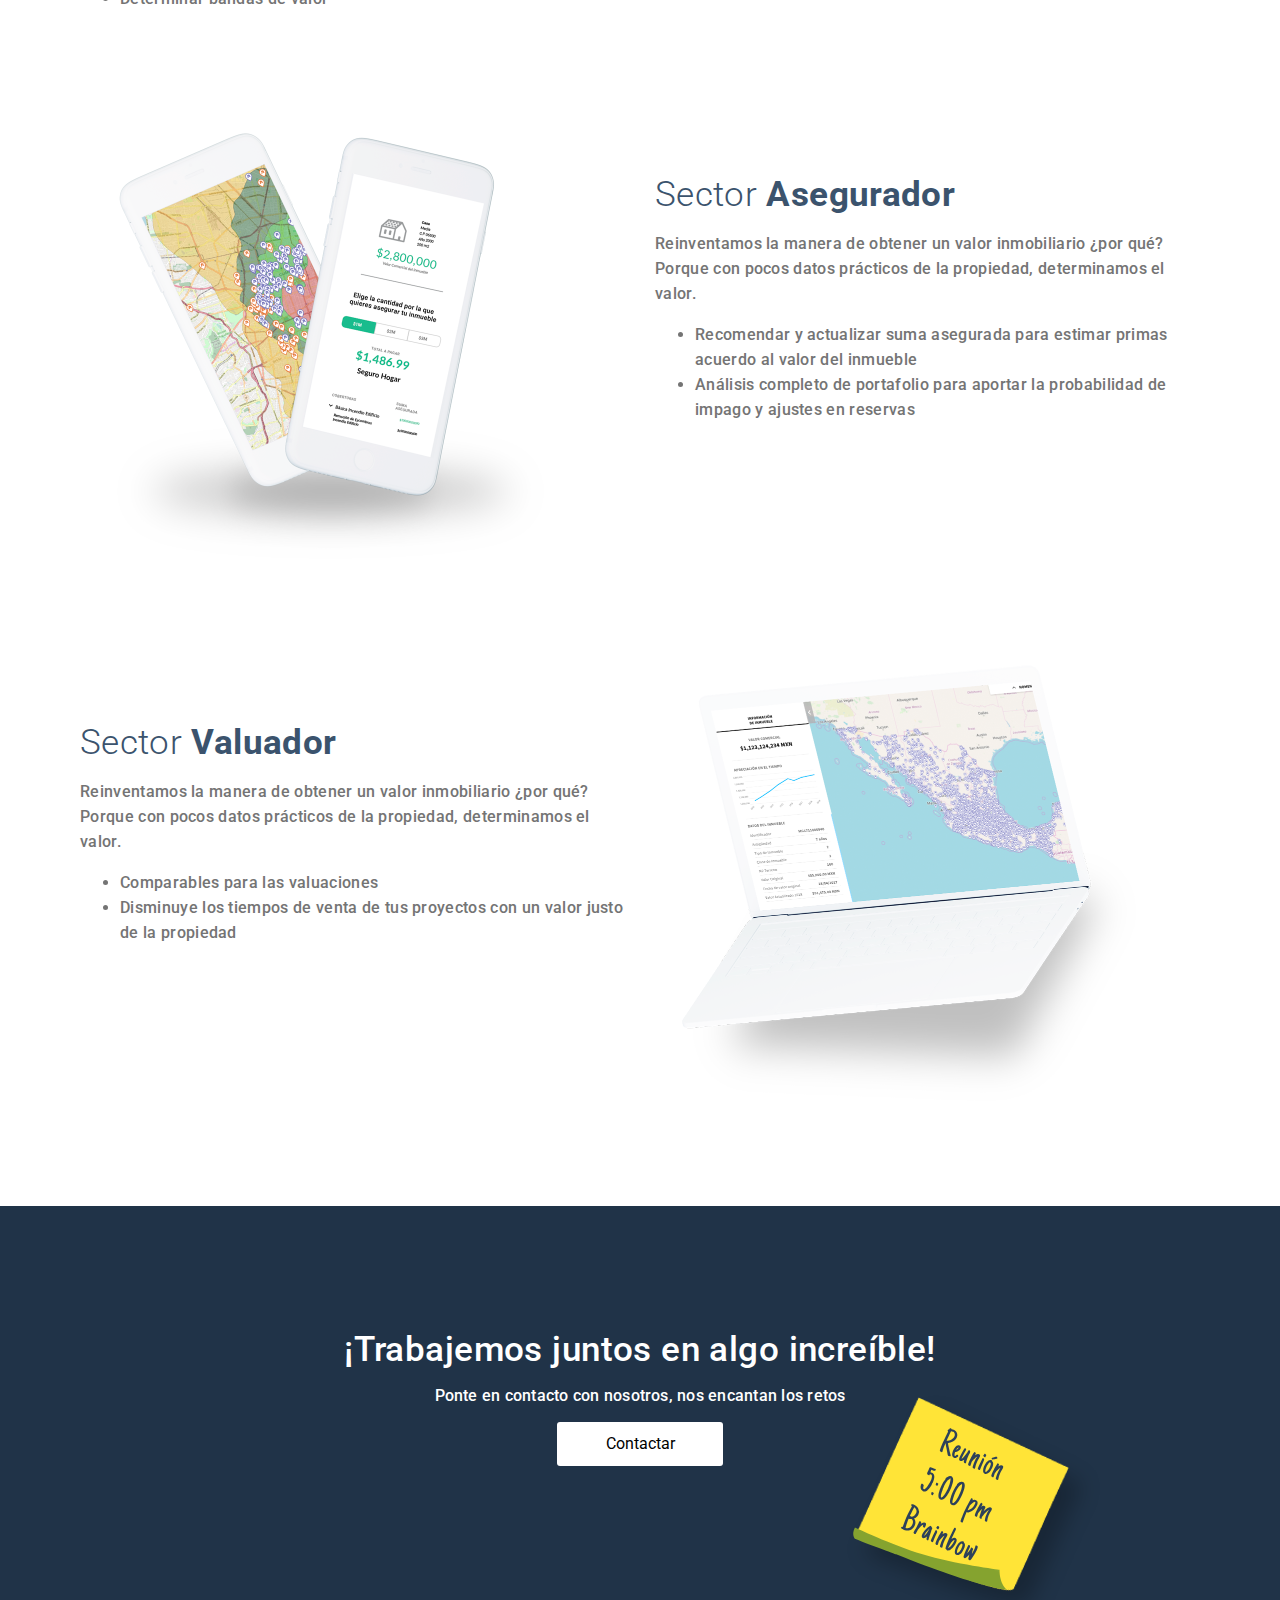
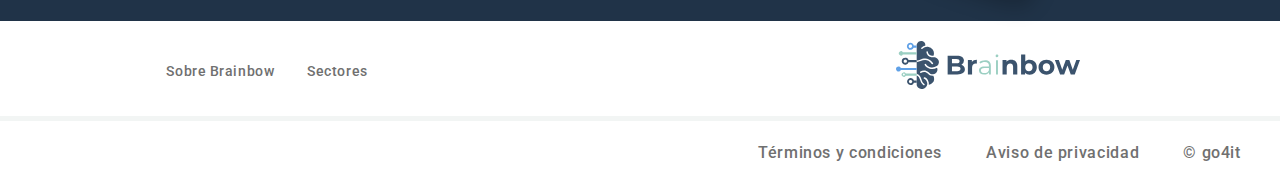
<file: sectores.html>
﻿<!DOCTYPE html>
<html lang="en">
  <head>

    <title>Brainbow</title>
    <link rel="icon" href="img/logo_iconob.ico">

    <!-- Required meta tags -->
    <meta charset="utf-8">
    <meta name="viewport" content="width=device-width, initial-scale=1, shrink-to-fit=no">

    <!-- Bootstrap CSS -->
    <link rel="stylesheet" href="https://maxcdn.bootstrapcdn.com/bootstrap/4.0.0/css/bootstrap.min.css" integrity="sha384-Gn5384xqQ1aoWXA+058RXPxPg6fy4IWvTNh0E263XmFcJlSAwiGgFAW/dAiS6JXm" crossorigin="anonymous">
    <link rel="stylesheet" href="css/sectores.css">
    <link href="https://fonts.googleapis.com/css?family=Roboto:300,500,700&display=swap" rel="stylesheet">
    <link href="https://fonts.googleapis.com/icon?family=Material+Icons" rel="stylesheet">

    <!-- Optional JavaScript -->
    <!-- jQuery first, then Popper.js, then Bootstrap JS -->
    <script src="https://code.jquery.com/jquery-3.2.1.slim.min.js" integrity="sha384-KJ3o2DKtIkvYIK3UENzmM7KCkRr/rE9/Qpg6aAZGJwFDMVNA/GpGFF93hXpG5KkN" crossorigin="anonymous"></script>
    <script src="https://cdnjs.cloudflare.com/ajax/libs/popper.js/1.12.9/umd/popper.min.js" integrity="sha384-ApNbgh9B+Y1QKtv3Rn7W3mgPxhU9K/ScQsAP7hUibX39j7fakFPskvXusvfa0b4Q" crossorigin="anonymous"></script>
    <script src="https://maxcdn.bootstrapcdn.com/bootstrap/4.0.0/js/bootstrap.min.js" integrity="sha384-JZR6Spejh4U02d8jOt6vLEHfe/JQGiRRSQQxSfFWpi1MquVdAyjUar5+76PVCmYl" crossorigin="anonymous"></script>
    <script type="text/javascript" src="js/brainbow.js"></script>


  </head>
  <body>
    <nav class="navbar navbar-expand-lg tamaño-renglon-1">
        <a href="index.html"><img src="img/logo_brainbow.svg" class="img-responsive navbar-brand logo"></a>
        <button class="btn navbar-toggler boton-menu" type="button" data-toggle="collapse" data-target="#navbarCollapsible">
        <i class="material-icons"> menu </i>
        </button>
        <div class="collapse navbar-collapse" id="navbarCollapsible">
          <ul class="navbar-nav  menu">
            <li class="nav-item posicion-item">
              <a href="about.html" class="nav-link  texto-menu t1m text-nowrap">Sobre <span class="tmbl">brainbow</span></a>
            </li>
            <li class="nav-item posicion-item">
              <a href="sectores.html" class="nav-link texto-menu text-nowrap" style="color:#6CBB8E;">Sectores <span class="t2mi tmbl">empresariales</span></a>
            </li>
            <a href="contacto.html" class="contactar">Contactar</a>
            <img src="img/logo_brainbow_blanco.png" class="logo-blanco">
            <button class="btn boton2-menu" role="link" onclick="window.location='contacto.html'">CONTACTAR</button>
          </ul>
        </div>
    </nav>

    <div class="container contenedor1">
      <div class="row">
        <div class="col-lg-6">
          <p class="texto1-sectores">Descubre el poder de la valuación inmobiliaria instantánea</p>
          <p class="texto2-sectores">Conoce como Brainbow puede ayudarte y potenciar tus ideas. Somos la tecnología que ha llegado a revolucionar la industria inmobiliaria.</p>
        </div>
        <div class="col-lg-6">
          <img src="img/postit1.svg" class="img-responsive imagen1-sectores">
        </div>
      </div>
    </div>


    <div class="container-fluid franja-sectores">
      <div class="row renglon1-sectores">
        <div class="col-6 col-sm-6 col-md-3">
          <p class="fuente-franja">Desarrollo Inmobiliario</p>
        </div>
        <div class="col-6 col-sm-6 col-md-3">
          <p class="fuente-franja">Bancos</p>
        </div>
        <div class="col-6 col-sm-6 col-md-3">
          <p class="fuente-franja">Aseguradores</p>
        </div>
        <div class="col-6 col-sm-6 col-md-3">
          <p class="fuente-franja">Valuadores</p>
        </div>
      </div>
    </div>

    <div class="container contenedor2">
      <div class="row">
        <div class="col-sm-12 col-md-6 columna1-c2">
          <img src="img/Macbook2.png" class="imagen1-c2">
        </div>
        <div class="col-sm-12 col-md-6 columna2-c2">
          <p class="titulo1-c2">Sector <span class="titulo1-c2-n">Desarrollo Inmobiliario</span></p>
          <p class="txt1-c2">Reinventamos la manera de obtener un valor inmobiliario ¿por qué? Porque con pocos datos prácticos de la propiedad, determinamos el valor.</p>
          <ul>
            <li class="items-c2">Previo a la inversión conoce los riesgos</li>
            <li class="items-c2">Disminuye los tiempos de venta de tus proyectos con un valor justo de la propiedad</li>
            <li class="items-c2">Identificar infra/sobre valuaciones inmobiliarias</li>
            <li class="items-c2">Identificar potenciales burbujas inmobiliarias</li>
          </ul>
        </div>
      </div>

      <div class="row">
        <div class="col-sm-12 col-md-6 columna2-c2">
          <p class="titulo1-c2">Sector <span class="titulo1-c2-n">Bancario</span></p>
          <p class="txt1-c2">Reinventamos la manera de obtener un valor inmobiliario ¿por qué? Porque con pocos datos prácticos de la propiedad, determinamos el valor.</p>
          <ul>
            <li class="items-c2">Análisis completo de portafolio para aportar la probabilidad de impago y ajustes en reservas</li>
            <li class="items-c2">Valorizando masivamente y no por muestreo las garantías inmobiliarias (Art. 20 CUOEF y 22 CUB)</li>
            <li class="items-c2">Determinar bandas de valor</li>
          </ul>
        </div>
        <div class="col-sm-12 col-md-6 columna1-c2">
          <img src="img/ipad.png" class="imagen1-c2" style="margin-top:20px;">
        </div>
      </div>

      <div class="row" style="margin-top: 80px;">
        <div class="col-sm-12 col-md-6 columna1-c2">
          <img src="img/2iPhones.png" class="imagen1-c2">
        </div>
        <div class="col-sm-12 col-md-6 columna2-c2">
          <p class="titulo1-c2">Sector <span class="titulo1-c2-n">Asegurador</span></p>
          <p class="txt1-c2">Reinventamos la manera de obtener un valor inmobiliario ¿por qué? Porque con pocos datos prácticos de la propiedad, determinamos el valor.</p>
          <ul>
            <li class="items-c2">Recomendar y actualizar suma asegurada para estimar primas acuerdo al valor del inmueble</li>
            <li class="items-c2">Análisis completo de portafolio para aportar la probabilidad de impago y ajustes en reservas</li>
          </ul>
        </div>
      </div>

      <div class="row" style="margin-top: 80px;">
        <div class="col-sm-12 col-md-6 columna2-c2">
          <p class="titulo1-c2">Sector <span class="titulo1-c2-n">Valuador</span></p>
          <p class="txt1-c2">Reinventamos la manera de obtener un valor inmobiliario ¿por qué? Porque con pocos datos prácticos de la propiedad, determinamos el valor.</p>
          <ul>
            <li class="items-c2">Comparables para las valuaciones</li>
            <li class="items-c2">Disminuye los tiempos de venta de tus proyectos con un valor justo de la propiedad</li>
          </ul>
        </div>
        <div class="col-sm-12 col-md-6 columna1-c2">
          <img src="img/Sector Valuador.svg" class="imagen1-c2" style="margin-bottom:80px;"> <!--Cambio imagen-->
        </div>
      </div>
    </div>

    <div class="container-fluid contenedor3">
      <p class="txt1-c3">¡Trabajemos juntos en algo increíble!</p>
      <p class="txt2-c3">Ponte en contacto con nosotros, nos encantan los retos</p>
      <button id="boton-c3" class="btn boton-c3" role="link" onclick="window.location='contacto.html'">Contactar</button>
      <img src="img/postit3.svg" class="postit3">
    </div>

    <div class="seccion7">
      <a href="about.html" class="texto1-seccion7 links-footer">Sobre Brainbow</a>
      <a href="sectores.html" class="texto2-seccion7 links-footer">Sectores</a>
      <a href="index.html" class="logo-seccion7"><img src="img/logo_brainbow.svg"></a>
    </div>

    <footer class="footer-brainbow">
      <a href="index.html" class="texto1-footer links-footer">Términos y condiciones</a>
      <a href="https://go4it.mx/Aviso%20de%20Privacidad%20Devising%20Solutions%20SAPI%20de%20CV.PDF" class="texto2-footer links-footer" class="texto2-footer links-footer">Aviso de privacidad</a>
      <a href="https://go4it.mx/" class="texto3-footer links-footer">© go4it</a>
    </footer>


  </body>
</html>
</file>
<file: css/index.css>
/*navegación*/

.tamaño-renglon-1{
  position: fixed;
  height: 78px;
  padding-top: 13px;
  width: 100%;
  z-index: 2010;
  background: #FFFFFF 0% 0% no-repeat padding-box;
  box-shadow: 0px 3px 10px #00000029;
  opacity: 1;
  padding-left: 19%;

}

.logo{
  margin-left: 19%;
  height: 48px;
  width: 158px;
  display: flex;
}


.menu{
  font-size: 14px;
  margin-left: 4%;
  padding-bottom: 4px;
}

.texto-menu{
  color:#6E6E6E;
  margin-top: 3px;
  padding-right: 33px;
  font-family: 'Roboto', sans-serif;
  font-weight: 500;
}

.texto-menu:hover{
  color: #6CBB8E;
}

.texto-menu:active{
  color: #707070;
}

.texto-menu:focus{
  text-decoration: underline;
  color: #6CBB8E;
}

.nav-seleccion{
  color: #C7624A;
}

.nav-seleccion:hover{
  color: #C7624A;
}

.posicion-item{
  margin-top: 5px;
  padding-right: 33px;
}

.boton-menu{
  position: absolute;
  left: 10%;
}

.boton2-menu{
  position: absolute;
  margin-left: 39%;
  border: 1px solid #707070;
  border-radius: 5px;
  width: 138px;
  height: 42px;
  text-align: center;
  letter-spacing: 0.52px;
  color: #707070;
  text-transform: uppercase;
  opacity: 1;
  background: #FFFFFF 0% 0% no-repeat padding-box;
  font-size: 13px;
  font-family: 'Roboto', sans-serif;
  font-weight: 500;
}

.boton2-menu:hover{
  background: #DEDEDE 0% 0% no-repeat padding-box;
  color: #707070;
}

.boton2-menu:active{
  background: #FFFFFF 0% 0% no-repeat padding-box;
  border: 1px solid #707070;
}

.boton2-menu:focus{
  background: #FFFFFF 0% 0% no-repeat padding-box;
  border: 2px solid #6CBB8E;
}

.contactar{
  display: none;
}

.logo-blanco{
  display: none;
}


/*seccion1*/

.seccion1{
  position: static;
  height: 670px;
  width: 100%;
}

.texto1-seccion1{
  position: absolute;
  margin-left: 22%;
  margin-top: 10%;
  padding-right: 54%;
  text-align: left;
  font-size: 43px;
  font-family: 'Roboto', sans-serif;
  font-weight: 700;
  letter-spacing: 0.4px;
  line-height: 47px;
  color: #3B536D;
  opacity: 1;
}

.texto2-seccion1{
  position: absolute;
  margin-left: 22%;
  margin-top: 18.5%;
  padding-right: 56%;
  text-align: left;
  font-size: 17px;
  font-family: 'Roboto', sans-serif;
  font-weight: 500;
  letter-spacing: 0.32px;
  line-height: 19px;
  color: #747474;
  opacity: 1;
}

.boton1-seccion1{
  position: absolute;
  margin-left: 22%;
  margin-top: 24%;
  height: 46px;
  width: 209px;
  background: transparent;
  border: 2px solid #6CBB8E;
  border-radius: 4px;
  text-align: center;
  font-size: 18px;
  font-family: 'Roboto', sans-serif;
  font-weight: 700;
  letter-spacing: 0;
  color: #6CBB8E;
  opacity: 1;
}

.boton1-seccion1:hover{
  background: #6CBB8E 0% 0% no-repeat padding-box;
  color: #FFFFFF;
}

.boton1-seccion1:active{
  background: #FFFFFF 0% 0% no-repeat padding-box;
  border: 2px solid #6CBB8E;
  color: #6CBB8E;
}

.boton1-seccion1:focus{
  border: 2px solid #6CBB8E;
  background: #FFFFFF 0% 0% no-repeat padding-box;
  color: #6CBB8E;
}

.imagen1-seccion1{
  position: absolute;
  width: 97vh;
  height: 72vh;
  margin-left: 38%;
  margin-top: 100px;
  z-index: -1;
}

/*seccion2-icons*/

.seccion2{
  position: static;
  height: 148px;
  width: 100%;
  background: #F2F5F4 0% 0% no-repeat padding-box;
  opacity: 1;
  text-align: center;
  padding-top: 12px;
}

.imagen1-seccion2{
  width: 55px;
  height: 54px;
  margin-left: 20px;
  margin-right: 20px;
}
.imagen2-seccion2{
  width: 142px;
  height: 37px;
  margin-left: 20px;
  margin-right: 20px;
}
.imagen3-seccion2{
  width: 59px;
  height: 50px;
  margin-left: 20px;
  margin-right: 20px;
}
.imagen4-seccion2{
  width: 41px;
  height: 50px;
  margin-left: 20px;
  margin-right: 20px;
}
.imagen5-seccion2{
  width: 122px;
  height: 124px;
  margin-left: 20px;
  margin-right: 20px;
}


/*seccion3*/

.seccion3{
  position: static;
  height: 725px;
  background: #FFFFFF 0% 0% no-repeat padding-box;
  border-bottom: solid 8px;
  border-color: #F2F5F4;
  opacity: 1;
}

.texto1-seccion3{
  margin-left: 57%;
  margin-top: 197px;
  position: absolute;
  font-size: 35px;
  text-align: left;
  letter-spacing: 0.35px;
  color: #3B536D;
  font-family: 'Roboto', sans-serif;
  font-weight: 300;
  opacity: 1;
}

.texto2-seccion3{
  padding-right: 24%;
  margin-left: 57%;
  font-size: 16px;
  margin-top: 259px;
  position: absolute;
  text-align: left;
  letter-spacing: 0.32px;
  color: #747474;
  font-family: 'Roboto', sans-serif;
  font-weight: 500;
  opacity: 1;
}

.imagen1-seccion3{
  position: absolute;
  margin-left: 18%;
  margin-top: 110px;
  width: 710px;
  height: 560px;
}

.lista-seccion3{
  padding-right: 28%;
  margin-left: 56%;
  font-size: 16px;
  margin-top: 366px;
  position: absolute;
  text-align: left;
  letter-spacing: 0.32px;
  color: #747474;
  font-family: 'Roboto', sans-serif;
  font-weight: 500;
  opacity: 1;
}

.negra-seccion3{
  font-weight: 700;
}


/*seccion4 Risktech*/

.seccion4{
  position: static;
  height: 700px;
  background: #FFFFFF 0% 0% no-repeat padding-box;
  border-bottom: solid 8px;
  border-color: #F2F5F4;
  opacity: 1;
}

.texto1-seccion4{
  margin-left: 24%;
  margin-top: 197px;
  position: absolute;
  font-size: 35px;
  text-align: left;
  letter-spacing: 0.35px;
  color: #3B536D;
  font-family: 'Roboto', sans-serif;
  font-weight: 300;
  opacity: 1;
}

.texto2-seccion4{
  padding-right: 59%;
  margin-left: 24%;
  font-size: 16px;
  margin-top: 259px;
  position: absolute;
  text-align: left;
  letter-spacing: 0.32px;
  color: #747474;
  font-family: 'Roboto', sans-serif;
  font-weight: 500;
  opacity: 1;
}

.imagen1-seccion4{
  position: absolute;
  margin-left: 48%;
  margin-top: 60px;
  width: 642px;
  height: 580px;
}

.lista-seccion4{
  padding-right: 56%;
  margin-left: 23%;
  font-size: 16px;
  margin-top: 330px;
  position: absolute;
  text-align: left;
  letter-spacing: 0.32px;
  color: #747474;
  font-family: 'Roboto', sans-serif;
  font-weight: 500;
  opacity: 1;
}

.negra-seccion4{
  font-weight: 700;
}


/*seccion5 Insurtech*/

.seccion5{
  position: static;
  height: 725px;
  background: #FFFFFF 0% 0% no-repeat padding-box;
  border-bottom: solid 8px;
  border-color: #F2F5F4;
  opacity: 1;
}

.texto1-seccion5{
  margin-left: 57%;
  margin-top: 197px;
  position: absolute;
  font-size: 35px;
  text-align: left;
  letter-spacing: 0.35px;
  color: #3B536D;
  font-family: 'Roboto', sans-serif;
  font-weight: 300;
  opacity: 1;
}

.texto2-seccion5{
  padding-right: 24%;
  margin-left: 57%;
  font-size: 16px;
  margin-top: 259px;
  position: absolute;
  text-align: left;
  letter-spacing: 0.32px;
  color: #747474;
  font-family: 'Roboto', sans-serif;
  font-weight: 500;
  opacity: 1;
}

.imagen1-seccion5{
  position: absolute;
  margin-left: 18%;
  margin-top: 110px;
  width: 700px;
  height: 560px;
}

.lista-seccion5{
  padding-right: 28%;
  margin-left: 56%;
  font-size: 16px;
  margin-top: 366px;
  position: absolute;
  text-align: left;
  letter-spacing: 0.32px;
  color: #747474;
  font-family: 'Roboto', sans-serif;
  font-weight: 500;
  opacity: 1;
}

.negra-seccion5{
  font-weight: 700;
}

/*seccion6*/

.seccion6{
  position: static;
  height: 622px;
  background: #203348 0% 0% no-repeat padding-box;
  opacity: 1;

}

.texto1-seccion6{
  text-align: center;
  font-size:35px;
  font-family: 'Roboto', sans-serif;
  font-weight: 300;
  letter-spacing: 0.42px;
  color: #FFFFFF;
  opacity: 1;
  padding-top: 65px;
  margin-bottom: 0;
}

.texto2-seccion6{
  text-align: center;
  font-size:35px;
  font-family: 'Roboto', sans-serif;
  font-weight: 500;
  letter-spacing: 0.42px;
  color: #FFFFFF;
  opacity: 1;
}

.renglon-seccion6{
  position: static;
  width: 1200px;
  margin-left: 20.5%;
  margin-top: 72px;
}

.card-seccion6{
  width: 230px;
  height: 280px;
  border: 2px solid #FFFFFF;
  border-radius: 6px;
  opacity: 1;
  margin-right: 27px;
  background: #203348 0% 0% no-repeat padding-box;

}

.imagen-seccion6{
  margin-top: 16px;
  width: 48.5px;
  height: 56px;
}

.titulocard1-seccion6{
  margin-top: 15px;
  padding-left: 30px;
  padding-right: 30px;
  text-align: center;
  font-size: 16px;
  font-family: 'Roboto', sans-serif;
  font-weight: 300;
  letter-spacing: 0.24px;
  color: #FFFFFF;
  opacity: 1;
}

.titulocard2-seccion6{
  margin-top: 29px;
  padding-left: 50px;
  padding-right: 50px;
  text-align: center;
  font-size: 16px;
  font-family: 'Roboto', sans-serif;
  font-weight: 300;
  letter-spacing: 0.24px;
  color: #FFFFFF;
  opacity: 1;
}

.titulocard3-seccion6{
  margin-top: 29px;
  padding-left: 30px;
  padding-right: 30px;
  text-align: center;
  font-size: 16px;
  font-family: 'Roboto', sans-serif;
  font-weight: 300;
  letter-spacing: 0.24px;
  color: #FFFFFF;
  opacity: 1;
}

.titulocard4-seccion6{
  margin-top: 29px;
  padding-left: 50px;
  padding-right: 50px;
  text-align: center;
  font-size: 16px;
  font-family: 'Roboto', sans-serif;
  font-weight: 300;
  letter-spacing: 0.24px;
  color: #FFFFFF;
  opacity: 1;
}

.boton1-seccion6{
  width: 168px;
  height: 46px;
  margin-top: 15px;
  font-size:16px;
  font-weight: 700;
  font-family: 'Roboto', sans-serif;
  letter-spacing: 0;
  color: #203348;
  opacity: 1;
  background: #FFFFFF 0% 0% no-repeat padding-box;
  border-radius: 4px;
}

.boton2-seccion6{
  width: 168px;
  margin-top: 25px;
  height: 46px;
  font-size:16px;
  font-weight: 700;
  font-family: 'Roboto', sans-serif;
  letter-spacing: 0;
  opacity: 1;
}

.boton3-seccion6{
  width: 168px;
  margin-top: 25px;
  height: 46px;
  font-size:16px;
  font-weight: 700;
  font-family: 'Roboto', sans-serif;
  letter-spacing: 0;
  opacity: 1;
}

.boton4-seccion6{
  width: 168px;
  margin-top: 25px;
  height: 46px;
  font-size:16px;
  font-weight: 700;
  font-family: 'Roboto', sans-serif;
  letter-spacing: 0;
  opacity: 1;

}

.botones-s6{
  background: #FFFFFF 0% 0% no-repeat padding-box;
  border-radius: 4px;
  color: #203348;
}

.botones-s6:hover{
  background: #4F7196 0% 0% no-repeat padding-box;
  color: #FFFFFF;
}

.botones-s6:active{
  background: #FFFFFF 0% 0% no-repeat padding-box;
  color: #203348;
}

.botones-s6:focus{
  background: #FFFFFF 0% 0% no-repeat padding-box;
  border: 2px solid #6CBB8E;
  color: #203348;
}

/*seccion7*/

.seccion7{
  position: static;
  height: 80px;
  border-bottom: solid 5px;
  border-color: #F2F5F4;
}

.texto1-seccion7{
  position: absolute;
  margin-left: 21%;
  margin-top: 20px;
  font-size:14px;
  font-weight: 500;
  font-family: 'Roboto', sans-serif;
  letter-spacing: 0.56px;
  color: #707070;
  opacity: 1;
  z-index: 2001;
}

.texto2-seccion7{
  position: absolute;
  margin-left: 30%;
  margin-top: 20px;
  font-size:14px;
  font-weight: 500;
  font-family: 'Roboto', sans-serif;
  letter-spacing: 0.56px;
  color: #707070;
  opacity: 1;
  z-index: 2002;
}

.logo-seccion7{
  margin-left: 66%;
  margin-top: 20px;
  height: 48px;
  width: 158px;
  display: flex;

}


/*footer*/

.footer-brainbow{
  position: static;
  height: 75px;
  padding-top: 20px;
  padding-left: 1020px;
}

.texto1-footer{
  font-size: 16px;
  font-family: 'Roboto', sans-serif;
  font-weight: 500;
  letter-spacing: 0.64px;
  color: #707070;
  opacity: 1;
  margin-right: 40px;
}

.texto2-footer{
  font-size: 16px;
  font-family: 'Roboto', sans-serif;
  font-weight: 500;
  letter-spacing: 0.64px;
  color: #707070;
  opacity: 1;
  margin-right: 40px;
  text-decoration: none;
}

.texto3-footer{
  font-size: 16px;
  font-family: 'Roboto', sans-serif;
  font-weight: 500;
  letter-spacing: 0.64px;
  color: #707070;
  opacity: 1;
}

.links-footer:hover{
  color: #6CBB8E;
}

.links-footer:active{
  color: #707070;
  text-decoration: none;
}

.links-footer:focus{
  text-decoration: underline;
  color: #6CBB8E;
}


@media only screen and (max-width:1919px) and (min-width:992px){
  /*navegación*/
  .tamaño-renglon-1{
    padding-left: 9%;
  }

  .logo{
    margin-left: 12%;
  }

  .boton-menu{
    position: absolute;
    left: 50%;
  }

  .t2mi{
    display: none;
  }

  .boton2-menu{
    margin-left: 53%;
    border: 1px solid #707070;
    border-radius: 5px;
    width: 138px;
    height: 42px;
  }

  .contactar{
    display: none;
  }

  .logo-blanco{
    display: none;
  }

  /*seccion1*/

  .texto1-seccion1{
    margin-left: 10%;
    margin-top: 14%;
  }

  .texto2-seccion1{
    margin-left: 10%;
    margin-top: 32%;
    padding-right: 60%;
  }

  .boton1-seccion1{
    margin-left: 10%;
    margin-top: 41.5%;
  }

  .imagen1-seccion1{
    width: 60%;
    height: 72%;
    margin-left: 37%;
    margin-top: 100px;
    z-index: -1;
  }


  /*seccion3*/

  .texto1-seccion3{
    margin-left: 63%;
    margin-top: 197px;
  }

  .texto2-seccion3{
    padding-right: 11%;
    margin-left: 63%;
  }

  .imagen1-seccion3{
    margin-left: 0%;
    margin-top: 110px;
    width: 60%;
  }

  .lista-seccion3{
    padding-right: 13%;
    margin-left: 61%;
  }
  .lista-texto1{
  margin-top: 11%;
  }
  .lista-texto2{
    margin-top: 6%;
  }

  /*seccion4*/

  .texto1-seccion4{
    margin-left: 15%;
    margin-top: 197px;
  }

  .texto2-seccion4{
    padding-right: 59%;
    margin-left: 15%;
  }

  .imagen1-seccion4{
    margin-left: 49%;
    margin-top: 50px;
    width: 48%;
  }
  .lista-seccion4{
    padding-right: 56%;
    margin-left: 12%;
  }
  .lista-texto3{
    margin-top: 6%;
  }
  .lista-texto4{
    margin-top: 6%;
  }

  /*seccion5*/

  .seccion5{
    height: 725px;
    background: #FFFFFF 0% 0% no-repeat padding-box;
    border-bottom: solid 8px;
    border-color: #F2F5F4;
    opacity: 1;
  }

  .texto1-seccion5{
    margin-left: 63%;
    margin-top: 197px;
    position: absolute;
    font-size: 35px;
    text-align: left;
    letter-spacing: 0.35px;
    color: #3B536D;
    font-family: 'Roboto', sans-serif;
    font-weight: 300;
    opacity: 1;
  }

  .texto2-seccion5{
    padding-right: 10%;
    margin-left: 63%;
    font-size: 16px;
    margin-top: 259px;
    position: absolute;
    text-align: left;
    letter-spacing: 0.32px;
    color: #747474;
    font-family: 'Roboto', sans-serif;
    font-weight: 500;
    opacity: 1;
  }

  .imagen1-seccion5{
    position: absolute;
    margin-left: 4%;
    margin-top: 75px;
    width: 55%;
    
  }

  .lista-seccion5{
    padding-right: 9%;
    margin-left: 61%;
    font-size: 16px;
    margin-top: 366px;
    position: absolute;
    text-align: left;
    letter-spacing: 0.32px;
    color: #747474;
    font-family: 'Roboto', sans-serif;
    font-weight: 500;
    opacity: 1;
  }

  .negra-seccion5{
    font-weight: 700;
  }

  /*seccion6*/

  .seccion6{
    height: 622px;
    background: #203348 0% 0% no-repeat padding-box;
    opacity: 1;

  }

  .texto1-seccion6{
    text-align: center;
    font-size:35px;
    font-family: 'Roboto', sans-serif;
    font-weight: 300;
    letter-spacing: 0.42px;
    color: #FFFFFF;
    opacity: 1;
    padding-top: 65px;
    margin-bottom: 0;
  }

  .texto2-seccion6{
    text-align: center;
    font-size:35px;
    font-family: 'Roboto', sans-serif;
    font-weight: 500;
    letter-spacing: 0.42px;
    color: #FFFFFF;
    opacity: 1;
  }

  .renglon-seccion6{
    position: static;
    width: 80%;
    margin-left: 9.7%;
    margin-top: 72px;
  }

  .card-seccion6{
    width: 230px;
    height: 280px;
    border: 2px solid #FFFFFF;
    border-radius: 6px;
    opacity: 1;
    margin-right: 27px;
    background: #203348 0% 0% no-repeat padding-box;

  }

  .imagen-seccion6{
    margin-top: 16px;
    width: 48.5px;
    height: 56px;
  }

  .titulocard1-seccion6{
    margin-top: 15px;
    padding-left: 30px;
    padding-right: 30px;
    text-align: center;
    font-size: 16px;
    font-family: 'Roboto', sans-serif;
    font-weight: 300;
    letter-spacing: 0.24px;
    color: #FFFFFF;
    opacity: 1;
  }

  .titulocard2-seccion6{
    margin-top: 29px;
    padding-left: 50px;
    padding-right: 50px;
    text-align: center;
    font-size: 16px;
    font-family: 'Roboto', sans-serif;
    font-weight: 300;
    letter-spacing: 0.24px;
    color: #FFFFFF;
    opacity: 1;
  }

  .titulocard3-seccion6{
    margin-top: 29px;
    padding-left: 30px;
    padding-right: 30px;
    text-align: center;
    font-size: 16px;
    font-family: 'Roboto', sans-serif;
    font-weight: 300;
    letter-spacing: 0.24px;
    color: #FFFFFF;
    opacity: 1;
  }

  .titulocard4-seccion6{
    margin-top: 29px;
    padding-left: 50px;
    padding-right: 50px;
    text-align: center;
    font-size: 16px;
    font-family: 'Roboto', sans-serif;
    font-weight: 300;
    letter-spacing: 0.24px;
    color: #FFFFFF;
    opacity: 1;
  }

  .boton1-seccion6{
    width: 168px;
    height: 46px;
    margin-top: 15px;
    font-size:16px;
    font-weight: 700;
    font-family: 'Roboto', sans-serif;
    letter-spacing: 0;
    color: #203348;
    opacity: 1;
    background: #FFFFFF 0% 0% no-repeat padding-box;
    border-radius: 4px;
  }

  .boton2-seccion6{
    width: 168px;
    margin-top: 25px;
    height: 46px;
    font-size:16px;
    font-weight: 700;
    font-family: 'Roboto', sans-serif;
    letter-spacing: 0;
    opacity: 1;
  }

  .boton3-seccion6{
    width: 168px;
    margin-top: 25px;
    height: 46px;
    font-size:16px;
    font-weight: 700;
    font-family: 'Roboto', sans-serif;
    letter-spacing: 0;
    opacity: 1;
  }

  .boton4-seccion6{
    width: 168px;
    margin-top: 25px;
    height: 46px;
    font-size:16px;
    font-weight: 700;
    font-family: 'Roboto', sans-serif;
    letter-spacing: 0;
    opacity: 1;

  }

  .botones-s6{
    background: #FFFFFF 0% 0% no-repeat padding-box;
    border-radius: 4px;
    color: #203348;
  }

  .botones-s6:hover{
    background: #4F7196 0% 0% no-repeat padding-box;
    color: #FFFFFF;
  }

  .botones-s6:active{
    background: #FFFFFF 0% 0% no-repeat padding-box;
    color: #203348;
  }

  .botones-s6:focus{
    background: #FFFFFF 0% 0% no-repeat padding-box;
    border: 2px solid #6CBB8E;
    color: #203348;
  }

  /*seccion7*/

  .seccion7{
    position: static;
    height: 80px;
    border-bottom: solid 5px;
    border-color: #F2F5F4;
  }

  .texto1-seccion7{
    position: absolute;
    margin-left: 13%;
    margin-top: 20px;
    font-size:14px;
    font-weight: 500;
    font-family: 'Roboto', sans-serif;
    letter-spacing: 0.56px;
    color: #707070;
    opacity: 1;
    z-index: 2001;
  }

  .texto2-seccion7{
    position: absolute;
    margin-left: 24%;
    margin-top: 20px;
    font-size:14px;
    font-weight: 500;
    font-family: 'Roboto', sans-serif;
    letter-spacing: 0.56px;
    color: #707070;
    opacity: 1;
    z-index: 2002;
  }

  .logo-seccion7{
    margin-left: 70%;
    margin-top: 20px;
    height: 48px;
    width: 158px;
    display: flex;

  }


  /*footer*/

  .footer-brainbow{
    padding-left: 758px;
  }

}

@media only screen and (max-width:1024px) and (min-width:992px){

  .texto1-seccion1 {
    position: absolute;
    margin-left: 10%;
    margin-top: 10%;
    padding-right: 54%;
  }

  .texto2-seccion1 {
    position: absolute;
    margin-left: 10%;
    margin-top: 33%;
    padding-right: 56%;
  }

  .boton1-seccion1 {
    margin-left: 10%;
    margin-top: 43%;
  }


  .imagen1-seccion3 {
    margin-left: 5%;
    margin-top: 110px;
    width: 50%;
  }

   .imagen1-seccion4 {
     /*margin-left: 40%;
     margin-top: 180px;
     width: 56%;
     height: 30%;
     padding-left:10%;
     padding-right:4%;*/
     width: 46%;
    }

  .imagen1-seccion5 {
    position: absolute;
    margin-left: 9%;
    margin-top: 70px;
    width: 50%;
    height: 560px;
  }

  .card-seccion6 {
    width: 200px;
    height: 250px;
    border: 2px solid #FFFFFF;
    border-radius: 6px;
    opacity: 1;
    margin-right: 40px;
    background: #203348 0% 0% no-repeat padding-box;
  }

  .titulocard2-seccion6 {
    margin-top: 29px;
    padding-left: 30px;
    padding-right: 30px;
  }

  .titulocard4-seccion6 {
    margin-top: 29px;
    padding-left: 30px;
    padding-right: 30px;
  }

  .boton1-seccion6 {
    margin-top: 5px;
  }

  .boton2-seccion6 {
    margin-top: 15px;
  }

  .boton3-seccion6{
    margin-top: 15px;
  }

  .boton4-seccion6 {
    margin-top: 15px;
  }
  .texto1-seccion7{
    margin-left: 10%;
  }
  .footer-brainbow{
    padding-left: 450px;
  }

}


@media only screen and (max-width:991px) and (min-width:576px){

  /*navegación*/
  .tamaño-renglon-1{
    padding-left: 10%;
  }

  .logo{
    margin-left: 0%;
  }

  .menu{
    position: absolute;
    margin-left: -80px;
    margin-right: 30px;
    margin-top: 11px;
    background-color: #203348;
    width: 100vh;
    min-height: 100vh;
  }

  .texto-menu{
    padding-right: 0;
    font-family: 'Rubik', sans-serif;
    font-weight: 300;
    font-size: 33px;
    margin-left: 175px;
    margin-top: 30px;
    letter-spacing: 0.35px;
    color: #FFFFFF;
  }

  .t1m{
    margin-top: 200px;
  }

  .tmbl{
    font-weight: 700;
  }



  .boton-menu{
    left: 80%;
  }


  .icono-bm{
    color: #747474;
    width: 20px;
    height: 20px;
  }

  .icono-bc{
    color: #747474;
    width: 20px;
    height: 20px;
  }

  .boton2-menu{
    display: none;
  }

  .contactar{
    display: block;
    text-align: left;
    text-decoration: underline;
    font-size: 35px;
    font-family: 'Roboto', sans-serif;
    font-weight: 300;
    letter-spacing: 0.35px;
    color: #FFFFFF;
    margin-left: 175px;
    margin-top: 32px;
    opacity: 1;
  }

  .logo-blanco{
    display: block;
    width: 142px;
    height: 70px;
    margin-left: 320px;
    margin-top: 300px;
  }


  /*seccion1*/

  .seccion1{
    position: static;
    height: 900px;
    width: 100%;
  }

  .texto1-seccion1{
    position: absolute;
    margin-left: 20px;
    margin-top: 18%;
    padding-right: 10px;
    text-align: center;
    font-size: 43px;
    font-family: 'Roboto', sans-serif;
    font-weight: 700;
    letter-spacing: 0.4px;
    line-height: 47px;
    color: #3B536D;
    opacity: 1;
  }

  .texto2-seccion1{
    position: absolute;
    margin-left: 14%;
    margin-top: 35%;
    padding-right: 10%;
    text-align: center;
    font-size: 16px;
    font-family: 'Roboto', sans-serif;
    font-weight: 500;
    letter-spacing: 0.32px;
    line-height: 19px;
    color: #747474;
    opacity: 1;
  }

  .boton1-seccion1{
    position: absolute;
    margin-left: 36%;
    margin-top: 45%;
    height: 46px;
    width: 209px;
    background: transparent;
    border: 2px solid #6CBB8E;
    border-radius: 4px;
    text-align: center;
    font-size: 18px;
    font-family: 'Roboto', sans-serif;
    font-weight: 700;
    letter-spacing: 0;
    color: #6CBB8E;
    opacity: 1;
  }

  .boton1-seccion1:hover{
    background: #6CBB8E 0% 0% no-repeat padding-box;
    color: #FFFFFF;
  }

  .boton1-seccion1:active{
    background: #FFFFFF 0% 0% no-repeat padding-box;
    border: 2px solid #6CBB8E;
    color: #6CBB8E;
  }

  .boton1-seccion1:focus{
    border: 2px solid #6CBB8E;
    background: #FFFFFF 0% 0% no-repeat padding-box;
    color: #6CBB8E;
  }

  .imagen1-seccion1{
    position: absolute;
    width: 96%;
    height: 50%;
    margin-left: 0;
    margin-top: 450px;
    z-index: -1;
  }

  /*seccion2-icons*/

  .seccion2{
    position: static;
    height: 148px;
    width: 100%;
    background: #F2F5F4 0% 0% no-repeat padding-box;
    opacity: 1;
    text-align: center;
    padding-top: 12px;
  }

  .imagen1-seccion2{
    width: 55px;
    height: 54px;
    margin-left: 20px;
    margin-right: 20px;
  }
  .imagen2-seccion2{
    width: 142px;
    height: 37px;
    margin-left: 20px;
    margin-right: 20px;
  }
  .imagen3-seccion2{
    width: 59px;
    height: 50px;
    margin-left: 20px;
    margin-right: 20px;
  }
  .imagen4-seccion2{
    width: 41px;
    height: 50px;
    margin-left: 20px;
    margin-right: 20px;
  }
  .imagen5-seccion2{
    width: 122px;
    height: 124px;
    margin-left: 20px;
    margin-right: 20px;
  }


  /*seccion3*/

  .seccion3{
    position: static;
    height: 800px;
    background: #FFFFFF 0% 0% no-repeat padding-box;
    border-bottom: solid 8px;
    border-color: #F2F5F4;
    opacity: 1;
  }

  .texto1-seccion3{
    margin-left: 8%;
    margin-top: 13%;
    position: absolute;
    font-size: 35px;
    text-align: left;
    letter-spacing: 0.35px;
    color: #3B536D;
    font-family: 'Roboto', sans-serif;
    font-weight: 300;
    opacity: 1;
  }

  .texto2-seccion3{
    padding-right: 55%;
    margin-left: 8%;
    font-size: 16px;
    margin-top: 24%;
    position: absolute;
    text-align: left;
    letter-spacing: 0.32px;
    color: #747474;
    font-family: 'Roboto', sans-serif;
    font-weight: 500;
    opacity: 1;
  }

  .imagen1-seccion3{
    position: absolute;
    margin-left: 6%;
    margin-right: 90%;
    margin-top: 420px;
    width: 484px;
    height: 340px;
  }

  .lista-seccion3{
    padding-right: 10%;
    margin-left: 55%;
    font-size: 16px;
    margin-top: 24%;
    position: absolute;
    text-align: left;
    letter-spacing: 0.32px;
    color: #747474;
    font-family: 'Roboto', sans-serif;
    font-weight: 500;
    opacity: 1;
  }

  .negra-seccion3{
    font-weight: 700;
  }


  /*seccion4*/

  .seccion4{
    position: static;
    height: 800px;
    background: #FFFFFF 0% 0% no-repeat padding-box;
    border-bottom: solid 8px;
    border-color: #F2F5F4;
    opacity: 1;
  }

  .texto1-seccion4{
    margin-left: 8%;
    margin-top: 13%;
    position: absolute;
    font-size: 35px;
    text-align: left;
    letter-spacing: 0.35px;
    color: #3B536D;
    font-family: 'Roboto', sans-serif;
    font-weight: 300;
    opacity: 1;
  }

  .texto2-seccion4{
    padding-right: 55%;
    margin-left: 8%;
    font-size: 16px;
    margin-top: 24%;
    position: absolute;
    text-align: left;
    letter-spacing: 0.32px;
    color: #747474;
    font-family: 'Roboto', sans-serif;
    font-weight: 500;
    opacity: 1;
  }

  .imagen1-seccion4{
    position: absolute;
    margin-left: 6%;
    margin-top: 400px;
    width: 450px;
    height: 366px;
  }

  .lista-seccion4{
    padding-right: 10%;
    margin-left: 55%;
    font-size: 16px;
    margin-top: 24%;
    position: absolute;
    text-align: left;
    letter-spacing: 0.32px;
    color: #747474;
    font-family: 'Roboto', sans-serif;
    font-weight: 500;
    opacity: 1;
  }

  .negra-seccion4{
    font-weight: 700;
  }


  /*seccion5*/

  .seccion5{
    position: static;
    height: 700px;
    background: #FFFFFF 0% 0% no-repeat padding-box;
    border-bottom: solid 8px;
    border-color: #F2F5F4;
    opacity: 1;
  }

  .texto1-seccion5{
    margin-left: 8%;
    margin-top: 13%;
    position: absolute;
    font-size: 35px;
    text-align: left;
    letter-spacing: 0.35px;
    color: #3B536D;
    font-family: 'Roboto', sans-serif;
    font-weight: 300;
    opacity: 1;
  }

  .texto2-seccion5{
    padding-right: 55%;
    margin-left: 8%;
    font-size: 16px;
    margin-top: 24%;
    position: absolute;
    text-align: left;
    letter-spacing: 0.32px;
    color: #747474;
    font-family: 'Roboto', sans-serif;
    font-weight: 500;
    opacity: 1;
  }

  .imagen1-seccion5{
    position: absolute;
    margin-left: 6%;
    margin-top: 300px;
    width: 460px;
    height: 387px;
  }

  .lista-seccion5{
    padding-right: 10%;
    margin-left: 55%;
    font-size: 16px;
    margin-top: 24%;
    position: absolute;
    text-align: left;
    letter-spacing: 0.32px;
    color: #747474;
    font-family: 'Roboto', sans-serif;
    font-weight: 500;
    opacity: 1;
  }

  .negra-seccion5{
    font-weight: 700;
  }

  /*seccion6*/

  .seccion6{
    position: static;
    display: block;
    text-align: center;
    height: 928px;
    background: #203348 0% 0% no-repeat padding-box;
    opacity: 1;

  }

  .texto1-seccion6{
    text-align: center;
    font-size:35px;
    font-family: 'Roboto', sans-serif;
    font-weight: 300;
    letter-spacing: 0.42px;
    color: #FFFFFF;
    opacity: 1;
    padding-top: 65px;
    margin-bottom: 0;
  }

  .texto2-seccion6{
    text-align: center;
    font-size:35px;
    font-family: 'Roboto', sans-serif;
    font-weight: 500;
    letter-spacing: 0.42px;
    color: #FFFFFF;
    opacity: 1;
  }

  .renglon-seccion6{
    position: static;
    display: inline-flex;
    align-items: center;
    width: 530px;
    margin-left: 0;
    margin-top: 100px;
  }

  .card-seccion6{
    width: 230px;
    height: 265px;
    margin-bottom: 40px;
    border: 2px solid #FFFFFF;
    border-radius: 6px;
    opacity: 1;
    margin-right: 27px;
    background: #203348 0% 0% no-repeat padding-box;

  }

  .imagen-seccion6{
    margin-top: 16px;
    width: 48.5px;
    height: 56px;
  }

  .titulocard1-seccion6{
    margin-top: 15px;
    padding-left: 30px;
    padding-right: 30px;
    text-align: center;
    font-size: 16px;
    font-family: 'Roboto', sans-serif;
    font-weight: 300;
    letter-spacing: 0.24px;
    color: #FFFFFF;
    opacity: 1;
  }

  .titulocard2-seccion6{
    margin-top: 29px;
    padding-left: 50px;
    padding-right: 50px;
    text-align: center;
    font-size: 16px;
    font-family: 'Roboto', sans-serif;
    font-weight: 300;
    letter-spacing: 0.24px;
    color: #FFFFFF;
    opacity: 1;
  }

  .titulocard3-seccion6{
    margin-top: 29px;
    padding-left: 30px;
    padding-right: 30px;
    text-align: center;
    font-size: 16px;
    font-family: 'Roboto', sans-serif;
    font-weight: 300;
    letter-spacing: 0.24px;
    color: #FFFFFF;
    opacity: 1;
  }

  .titulocard4-seccion6{
    margin-top: 29px;
    padding-left: 50px;
    padding-right: 50px;
    text-align: center;
    font-size: 16px;
    font-family: 'Roboto', sans-serif;
    font-weight: 300;
    letter-spacing: 0.24px;
    color: #FFFFFF;
    opacity: 1;
  }

  .boton1-seccion6{
    width: 168px;
    height: 46px;
    margin-top: 8px;
    font-size:16px;
    font-weight: 700;
    font-family: 'Roboto', sans-serif;
    letter-spacing: 0;
    color: #203348;
    opacity: 1;
    background: #FFFFFF 0% 0% no-repeat padding-box;
    border-radius: 4px;
  }

  .boton2-seccion6{
    width: 168px;
    margin-top: 18px;
    height: 46px;
    font-size:16px;
    font-weight: 700;
    font-family: 'Roboto', sans-serif;
    letter-spacing: 0;
    opacity: 1;
  }

  .boton3-seccion6{
    width: 168px;
    margin-top: 18px;
    height: 46px;
    font-size:16px;
    font-weight: 700;
    font-family: 'Roboto', sans-serif;
    letter-spacing: 0;
    opacity: 1;
  }

  .boton4-seccion6{
    width: 168px;
    margin-top: 18px;
    height: 46px;
    font-size:16px;
    font-weight: 700;
    font-family: 'Roboto', sans-serif;
    letter-spacing: 0;
    opacity: 1;

  }

  .botones-s6{
    background: #FFFFFF 0% 0% no-repeat padding-box;
    border-radius: 4px;
    color: #203348;
  }

  .botones-s6:hover{
    background: #4F7196 0% 0% no-repeat padding-box;
    color: #FFFFFF;
  }

  .botones-s6:active{
    background: #FFFFFF 0% 0% no-repeat padding-box;
    color: #203348;
  }

  .botones-s6:focus{
    background: #FFFFFF 0% 0% no-repeat padding-box;
    border: 2px solid #6CBB8E;
    color: #203348;
  }

  /*seccion7*/

  .seccion7{
    position: static;
    height: 80px;
    border-bottom: solid 5px;
    border-color: #F2F5F4;
  }

  .texto1-seccion7{
    position: absolute;
    margin-left: 12%;
    margin-top: 28px;
    font-size:14px;
    font-weight: 500;
    font-family: 'Roboto', sans-serif;
    letter-spacing: 0.56px;
    color: #707070;
    opacity: 1;
    z-index: 2001;
  }

  .texto2-seccion7{
    position: absolute;
    margin-left: 30%;
    margin-top: 28px;
    font-size:14px;
    font-weight: 500;
    font-family: 'Roboto', sans-serif;
    letter-spacing: 0.56px;
    color: #707070;
    opacity: 1;
    z-index: 2002;
  }

  .logo-seccion7{
    display: block;
    margin-left: 69%;
    margin-top: 21px;
    height: 38px;
    width: 130px;
    position: absolute;
  }


  /*footer*/
  .texto1-seccion7{
    margin-left: 8%;
  }
  .footer-brainbow{
    padding-left: 75px;
  }

}

@media only screen and (max-width:575px){

  .tamaño-renglon-1{
    height: 46px;
    padding-top: 4px;
    width: 100%;
    padding-left: 0;
  }

  .logo{
    margin-left: 12%;
    height: 43px;
    width: 100px;
  }

  .menu{
    margin-left: 0;
    margin-right: 30px;
    background-color: #203348;
    width: 100vh;
    min-height: 100vh;

  }

  .texto-menu{
    font-weight: 300;
    font-size: 20px;
    margin-left: 4%;
    margin-top: 10px;
    color: #FFFFFF;
  }

  .t1m{
    margin-top: 100px;
  }

  .t1mi{
    display: block;
  }

  .tmbl{
    font-weight: 700;
  }

  .boton-menu{
    position: absolute;
    left: 81%;
    margin-top: 4px;
    color: #747474;
  }

  .boton2-menu{
    display: none;
  }

  .contactar{
    display: block;
    text-align: left;
    text-decoration: underline;
    font-size: 20px;
    font-family: 'Roboto', sans-serif;
    font-weight: 300;
    letter-spacing: 0.35px;
    color: #FFFFFF;
    margin-left: 4%;
    margin-top: 20px;
    opacity: 1;
  }

  .logo-blanco{
    display: block;
    width: 135px;
    height: 70px;
    margin-left: 120px;
    margin-top: 300px;
  }


  /*seccion1*/


  .texto1-seccion1{
    position: absolute;
    margin-left: 4%;
    margin-top: 25%;
    padding-right: 5%;
    text-align: center;
    font-size: 28px;
    font-family: 'Roboto', sans-serif;
    font-weight: 700;
    letter-spacing: 0.25px;
    line-height: 29px;
    color: #3B536D;
    opacity: 1;
  }

  .texto2-seccion1{
    position: absolute;
    margin-left: 0%;
    margin-top: 53%;
    padding-right: 4%;
    text-align: center;
    font-size: 14px;
    font-family: 'Roboto', sans-serif;
    font-weight: 500;
    letter-spacing: 0.28px;
    line-height: 16px;
    color: #747474;
    opacity: 1;
  }

  .boton1-seccion1{
    position: absolute;
    margin-left: 20%;
    margin-top: 150%;
    height: 46px;
    width: 209px;
    background: transparent;
    border: 2px solid #6CBB8E;
    border-radius: 4px;
    text-align: center;
    font-size: 18px;
    font-family: 'Roboto', sans-serif;
    font-weight: 700;
    letter-spacing: 0;
    color: #6CBB8E;
    opacity: 1;
  }

  .imagen1-seccion1{
    position: absolute;
    width: 93%;
    height: 32%;
    margin-left: 0%;
    margin-top: 66%;
    z-index: -1;
  }

  /*seccion2-icons*/

  .seccion2{
    position: static;
    height: 70px;
    width: 100%;
    background: #F2F5F4 0% 0% no-repeat padding-box;
    opacity: 1;
    text-align: center;
    padding-top: 5px;
  }

  .imagen1-seccion2{
    width: 26px;
    height: 25px;
    margin-left: 10px;
    margin-right: 10px;
  }
  .imagen2-seccion2{
    width: 67px;
    height: 17.5px;
    margin-left: 10px;
    margin-right: 10px;
  }
  .imagen3-seccion2{
    width: 28px;
    height: 24px;
    margin-left: 10px;
    margin-right: 10px;
  }
  .imagen4-seccion2{
    width: 19px;
    height: 24px;
    margin-left: 10px;
    margin-right: 10px;
  }
  .imagen5-seccion2{
    width: 57px;
    height: 58px;
    margin-left: 10px;
    margin-right: 10px;
  }


  /*seccion3*/

  .seccion3{
    height: 700px;
    background: #FFFFFF 0% 0% no-repeat padding-box;
    border-bottom: solid 8px;
    border-color: #F2F5F4;
    opacity: 1;
  }

  .texto1-seccion3{
    margin-left: 10%;
    margin-top: 69px;
    position: absolute;
    font-size: 20px;
    text-align: left;
    letter-spacing: 0.2px;
    color: #3B536D;
    font-family: 'Roboto', sans-serif;
    font-weight: 300;
    opacity: 1;
  }

  .texto2-seccion3{
    padding-right: 11%;
    margin-left: 10%;
    font-size: 14px;
    margin-top: 135px;
    position: absolute;
    text-align: left;
    letter-spacing: 0.28px;
    line-height: 25px;
    color: #747474;
    font-family: 'Roboto', sans-serif;
    font-weight: 500;
    opacity: 1;
  }

  .imagen1-seccion3{
    position: absolute;
    margin-left: 3%;
    margin-top: 390px;
    width: 310px;
    height: 270px;
  }

  .lista-seccion3{
    padding-right: 13%;
    margin-left: 4%;
    font-size: 14px;
    margin-top: 265px;
    position: absolute;
    text-align: left;
    letter-spacing: 0.28px;
    line-height: 25px;
    color: #747474;
    font-family: 'Roboto', sans-serif;
    font-weight: 500;
    opacity: 1;
  }
  .negra-seccion3{
    font-weight: 700;
  }
  .lista-texto1{
    margin-top: 11%;
  }
  .lista-texto2{
    margin-top: 6%;
  }


  /*seccion4*/

  .seccion4{
    height: 700px;
    background: #FFFFFF 0% 0% no-repeat padding-box;
    border-bottom: solid 8px;
    border-color: #F2F5F4;
    opacity: 1;
  }

  .texto1-seccion4{
    margin-left: 10%;
    margin-top: 69px;
    position: absolute;
    font-size: 20px;
    text-align: left;
    letter-spacing: 0.2px;
    color: #3B536D;
    font-family: 'Roboto', sans-serif;
    font-weight: 300;
    opacity: 1;
  }

  .texto2-seccion4{
    padding-right: 11%;
    margin-left: 10%;
    font-size: 14px;
    margin-top: 135px;
    position: absolute;
    text-align: left;
    letter-spacing: 0.28px;
    line-height: 25px;
    color: #747474;
    font-family: 'Roboto', sans-serif;
    font-weight: 500;
    opacity: 1;
  }

  .imagen1-seccion4{
    position: absolute;
    margin-left: 3%;
    margin-top: 390px;
    width: 310px;
    height: 270px;
  }

  .lista-seccion4{
    padding-right: 13%;
    margin-left: 4%;
    font-size: 14px;
    margin-top: 265px;
    position: absolute;
    text-align: left;
    letter-spacing: 0.28px;
    line-height: 25px;
    color: #747474;
    font-family: 'Roboto', sans-serif;
    font-weight: 500;
    opacity: 1;
  }

  .negra-seccion4{
    font-weight: 700;
  }
  .lista-texto4{
    margin-top: 6%;
  }


  /*seccion5*/

  .seccion5{
    height: 725px;
    background: #FFFFFF 0% 0% no-repeat padding-box;
    border-bottom: solid 8px;
    border-color: #F2F5F4;
    opacity: 1;
  }

  .texto1-seccion5{
    margin-left: 10%;
    margin-top: 69px;
    position: absolute;
    font-size: 20px;
    text-align: left;
    letter-spacing: 0.2px;
    color: #3B536D;
    font-family: 'Roboto', sans-serif;
    font-weight: 300;
    opacity: 1;
  }

  .texto2-seccion5{
    padding-right: 11%;
    margin-left: 10%;
    font-size: 14px;
    margin-top: 135px;
    position: absolute;
    text-align: left;
    letter-spacing: 0.28px;
    line-height: 25px;
    color: #747474;
    font-family: 'Roboto', sans-serif;
    font-weight: 500;
    opacity: 1;
  }

  .imagen1-seccion5{
    position: absolute;
    margin-left: 3%;
    margin-top: 390px;
    width: 310px;
    height: 270px;
  }

  .lista-seccion5{
    padding-right: 13%;
    margin-left: 4%;
    font-size: 14px;
    margin-top: 265px;
    position: absolute;
    text-align: left;
    letter-spacing: 0.28px;
    line-height: 25px;
    color: #747474;
    font-family: 'Roboto', sans-serif;
    font-weight: 500;
    opacity: 1;
  }

  .negra-seccion5{
    font-weight: 700;
  }

  /*seccion6*/

  .seccion6{
    height: 1600px;
    background: #203348 0% 0% no-repeat padding-box;
    opacity: 1;


  }

  .texto1-seccion6{
    text-align: center;
    font-size:20px;
    font-family: 'Roboto', sans-serif;
    font-weight: 300;
    letter-spacing: 0.24px;
    color: #FFFFFF;
    opacity: 1;
    padding-top: 65px;
    margin-bottom: 0;
  }

  .texto2-seccion6{
    text-align: center;
    font-size:20px;
    font-family: 'Roboto', sans-serif;
    font-weight: 500;
    letter-spacing: 0.24px;
    line-height: 24px;
    padding-right: 45px;
    margin-left: 45px;
    margin-top: 16px;
    color: #FFFFFF;
    opacity: 1;
  }


  .renglon-seccion6{
    position: absolute;
    width: 80%;
    margin-left: 17%;
    margin-top: 72px;
  }

  .card-seccion6{

    width: 230px;
    height: 280px;
    border: 2px solid #FFFFFF;
    border-radius: 6px;
    opacity: 1;
    margin-right: 0;
    margin-bottom: 50px;
    background: #203348 0% 0% no-repeat padding-box;

  }

  .imagen-seccion6{
    margin-top: 16px;
    width: 48.5px;
    height: 56px;
  }

  .titulocard1-seccion6{
    margin-top: 15px;
    padding-left: 30px;
    padding-right: 30px;
    text-align: center;
    font-size: 16px;
    font-family: 'Roboto', sans-serif;
    font-weight: 300;
    letter-spacing: 0.24px;
    color: #FFFFFF;
    opacity: 1;
  }

  .titulocard2-seccion6{
    margin-top: 29px;
    padding-left: 50px;
    padding-right: 50px;
    text-align: center;
    font-size: 16px;
    font-family: 'Roboto', sans-serif;
    font-weight: 300;
    letter-spacing: 0.24px;
    color: #FFFFFF;
    opacity: 1;
  }

  .titulocard3-seccion6{
    margin-top: 29px;
    padding-left: 30px;
    padding-right: 30px;
    text-align: center;
    font-size: 16px;
    font-family: 'Roboto', sans-serif;
    font-weight: 300;
    letter-spacing: 0.24px;
    color: #FFFFFF;
    opacity: 1;
  }

  .titulocard4-seccion6{
    margin-top: 29px;
    padding-left: 50px;
    padding-right: 50px;
    text-align: center;
    font-size: 16px;
    font-family: 'Roboto', sans-serif;
    font-weight: 300;
    letter-spacing: 0.24px;
    color: #FFFFFF;
    opacity: 1;
  }

  .boton1-seccion6{
    width: 168px;
    height: 46px;
    margin-top: 15px;
    font-size:16px;
    font-weight: 700;
    font-family: 'Roboto', sans-serif;
    letter-spacing: 0;
    color: #203348;
    opacity: 1;
    background: #FFFFFF 0% 0% no-repeat padding-box;
    border-radius: 4px;
  }

  .boton2-seccion6{
    width: 168px;
    margin-top: 25px;
    height: 46px;
    font-size:16px;
    font-weight: 700;
    font-family: 'Roboto', sans-serif;
    letter-spacing: 0;
    opacity: 1;
  }

  .boton3-seccion6{
    width: 168px;
    margin-top: 25px;
    height: 46px;
    font-size:16px;
    font-weight: 700;
    font-family: 'Roboto', sans-serif;
    letter-spacing: 0;
    opacity: 1;
  }

  .boton4-seccion6{
    width: 168px;
    margin-top: 25px;
    height: 46px;
    font-size:16px;
    font-weight: 700;
    font-family: 'Roboto', sans-serif;
    letter-spacing: 0;
    opacity: 1;

  }

  .botones-s6{
    background: #FFFFFF 0% 0% no-repeat padding-box;
    border-radius: 4px;
    color: #203348;
  }

  .botones-s6:hover{
    background: #4F7196 0% 0% no-repeat padding-box;
    color: #FFFFFF;
  }

  .botones-s6:active{
    background: #FFFFFF 0% 0% no-repeat padding-box;
    color: #203348;
  }

  .botones-s6:focus{
    background: #FFFFFF 0% 0% no-repeat padding-box;
    border: 2px solid #6CBB8E;
    color: #203348;
  }

  /*seccion7*/

  .seccion7{
    position: static;
    height: 170px;
    border-bottom: solid 5px;
    border-color: #F2F5F4;
  }

  .texto1-seccion7{
    position: absolute;
    margin-left: 9%;
    margin-top: 93px;
    font-size:14px;
    font-weight: 500;
    font-family: 'Roboto', sans-serif;
    letter-spacing: 0.56px;
    color: #707070;
    opacity: 1;
    z-index: 2001;
  }

  .texto2-seccion7{
    position: absolute;
    margin-left: 9%;
    margin-top: 125px;
    font-size:14px;
    font-weight: 500;
    font-family: 'Roboto', sans-serif;
    letter-spacing: 0.56px;
    color: #707070;
    opacity: 1;
    z-index: 2002;
  }

  .logo-seccion7{
    position: absolute;
    margin-left: -7%;
    margin-top: 29px;
    height: 48px;
    width: 141px;

  }


  /*footer*/

  .footer-brainbow{
    height: 170px;
    padding-left: 0px;
  }

  .texto1-footer{
    position: absolute;
    margin-right: 0;
    margin-left: 9%;
  }

  .texto2-footer{
    position: absolute;
    margin-right: 0;
    margin-left: 9%;
    margin-top: 30px;
  }

  .texto3-footer{
    font-size: 16px;
    font-family: 'Roboto', sans-serif;
    font-weight: 500;
    letter-spacing: 0.64px;
    color: #707070;
    opacity: 1;
  }

  .texto3-footer{
    position: absolute;
    margin-left: 75%;
    margin-top: 95px;
  }

}


@media only screen and (max-width:320px){

  .tamaño-renglon-1{
    height: 46px;
    padding-top: 4px;
    width: 100%;
    padding-left: 0;
  }

  .logo{
    margin-left: 12%;
    height: 43px;
    width: 100px;
  }

  .menu{
    margin-left: 0;
    margin-right: 30px;
    background-color: #203348;
    width: 100vh;
    min-height: 100vh;

  }

  .texto-menu{
    font-weight: 300;
    font-size: 20px;
    margin-left: 4%;
    margin-top: 10px;
    color: #FFFFFF;
  }

  .t1m{
    margin-top: 100px;
  }

  .t1mi{
    display: block;
  }

  .tmbl{
    font-weight: 700;
  }

  .boton-menu{
    position: absolute;
    left: 81%;
    margin-top: 4px;
    color: #747474;
  }


  .boton2-menu{
    display: none;
  }

  .contactar{
    display: block;
    text-align: left;
    text-decoration: underline;
    font-size: 20px;
    font-family: 'Roboto', sans-serif;
    font-weight: 300;
    letter-spacing: 0.35px;
    color: #FFFFFF;
    margin-left: 4%;
    margin-top: 20px;
    opacity: 1;
  }

  .logo-blanco{
    display: block;
    width: 135px;
    height: 70px;
    margin-left: 120px;
    margin-top: 300px;
  }


  /*seccion1*/


  .texto1-seccion1{
    position: absolute;
    margin-left: 10%;
    margin-top: 28%;
    padding-right: 5%;
    text-align: center;
    font-size: 25px;
    font-family: 'Roboto', sans-serif;
    font-weight: 700;
    letter-spacing: 0.25px;
    line-height: 29px;
    color: #3B536D;
    opacity: 1;
  }

  .texto2-seccion1{
    position: absolute;
    margin-left: 4%;
    margin-top: 59%;
    padding-right: 4%;
    text-align: center;
    font-size: 14px;
    font-family: 'Roboto', sans-serif;
    font-weight: 500;
    letter-spacing: 0.28px;
    line-height: 16px;
    color: #747474;
    opacity: 1;
  }

  .boton1-seccion1{
    position: absolute;
    margin-left: 19%;
    margin-top: 171%;
    height: 46px;
    width: 190px;
    background: transparent;
    border: 2px solid #6CBB8E;
    border-radius: 4px;
    text-align: center;
    font-size: 18px;
    font-family: 'Roboto', sans-serif;
    font-weight: 700;
    letter-spacing: 0;
    color: #6CBB8E;
    opacity: 1;
  }

  .imagen1-seccion1{
    position: absolute;
    width: 93%;
    height: 32%;
    margin-left: 0%;
    margin-top: 78%;
    z-index: -1;
  }

  /*seccion2-icons*/

  .seccion2{
    position: static;
    height: 70px;
    width: 100%;
    background: #F2F5F4 0% 0% no-repeat padding-box;
    opacity: 1;
    text-align: center;
    padding-top: 5px;
  }

  .imagen1-seccion2{
    width: 26px;
    height: 25px;
    margin-left: 10px;
    margin-right: 10px;
  }
  .imagen2-seccion2{
    width: 67px;
    height: 17.5px;
    margin-left: 10px;
    margin-right: 10px;
  }
  .imagen3-seccion2{
    width: 28px;
    height: 24px;
    margin-left: 10px;
    margin-right: 10px;
  }
  .imagen4-seccion2{
    width: 19px;
    height: 24px;
    margin-left: 10px;
    margin-right: 10px;
  }
  .imagen5-seccion2{
    width: 57px;
    height: 58px;
    margin-left: 10px;
    margin-right: 10px;
  }


  /*seccion3*/

  .seccion3{
    height: 700px;
    background: #FFFFFF 0% 0% no-repeat padding-box;
    border-bottom: solid 8px;
    border-color: #F2F5F4;
    opacity: 1;
  }

  .texto1-seccion3{
    margin-left: 10%;
    margin-top: 69px;
    position: absolute;
    font-size: 20px;
    text-align: left;
    letter-spacing: 0.2px;
    color: #3B536D;
    font-family: 'Roboto', sans-serif;
    font-weight: 300;
    opacity: 1;
  }

  .texto2-seccion3{
    padding-right: 11%;
    margin-left: 10%;
    font-size: 14px;
    margin-top: 135px;
    position: absolute;
    text-align: left;
    letter-spacing: 0.28px;
    line-height: 25px;
    color: #747474;
    font-family: 'Roboto', sans-serif;
    font-weight: 500;
    opacity: 1;
  }

  .imagen1-seccion3{
    position: absolute;
    margin-left: 3%;
    margin-top: 390px;
    width: 270px;
    height: 230px;
  }

  .lista-seccion3{
    padding-right: 13%;
    margin-left: 10%;
    font-size: 14px;
    margin-top: 265px;
    position: absolute;
    text-align: left;
    letter-spacing: 0.28px;
    line-height: 25px;
    color: #747474;
    font-family: 'Roboto', sans-serif;
    font-weight: 500;
    opacity: 1;
  }

  .negra-seccion3{
    font-weight: 700;
  }


  /*seccion4*/

  .seccion4{
    height: 700px;
    background: #FFFFFF 0% 0% no-repeat padding-box;
    border-bottom: solid 8px;
    border-color: #F2F5F4;
    opacity: 1;
  }

  .texto1-seccion4{
    margin-left: 10%;
    margin-top: 69px;
    position: absolute;
    font-size: 20px;
    text-align: left;
    letter-spacing: 0.2px;
    color: #3B536D;
    font-family: 'Roboto', sans-serif;
    font-weight: 300;
    opacity: 1;
  }

  .texto2-seccion4{
    padding-right: 11%;
    margin-left: 10%;
    font-size: 14px;
    margin-top: 135px;
    position: absolute;
    text-align: left;
    letter-spacing: 0.28px;
    line-height: 25px;
    color: #747474;
    font-family: 'Roboto', sans-serif;
    font-weight: 500;
    opacity: 1;
  }

  .imagen1-seccion4{
    position: absolute;
    margin-left: 3%;
    margin-top: 390px;
    width: 270px;
    height: 230px;
  }

  .lista-seccion4{
    padding-right: 13%;
    margin-left: 10%;
    font-size: 14px;
    margin-top: 265px;
    position: absolute;
    text-align: left;
    letter-spacing: 0.28px;
    line-height: 25px;
    color: #747474;
    font-family: 'Roboto', sans-serif;
    font-weight: 500;
    opacity: 1;
  }

  .negra-seccion4{
    font-weight: 700;
  }


  /*seccion5*/

  .seccion5{
    height: 725px;
    background: #FFFFFF 0% 0% no-repeat padding-box;
    border-bottom: solid 8px;
    border-color: #F2F5F4;
    opacity: 1;
  }

  .texto1-seccion5{
    margin-left: 10%;
    margin-top: 69px;
    position: absolute;
    font-size: 20px;
    text-align: left;
    letter-spacing: 0.2px;
    color: #3B536D;
    font-family: 'Roboto', sans-serif;
    font-weight: 300;
    opacity: 1;
  }

  .texto2-seccion5{
    padding-right: 11%;
    margin-left: 10%;
    font-size: 14px;
    margin-top: 135px;
    position: absolute;
    text-align: left;
    letter-spacing: 0.28px;
    line-height: 25px;
    color: #747474;
    font-family: 'Roboto', sans-serif;
    font-weight: 500;
    opacity: 1;
  }

  .imagen1-seccion5{
    position: absolute;
    margin-left: 1.5%;
    margin-top: 390px;
    width: 270px;
    height: 230px;
  }

  .lista-seccion5{
    padding-right: 13%;
    margin-left: 10%;
    font-size: 14px;
    margin-top: 265px;
    position: absolute;
    text-align: left;
    letter-spacing: 0.28px;
    line-height: 25px;
    color: #747474;
    font-family: 'Roboto', sans-serif;
    font-weight: 500;
    opacity: 1;
  }

  .negra-seccion5{
    font-weight: 700;
  }

  /*seccion6*/

  .seccion6{
    height: 1600px;
    background: #203348 0% 0% no-repeat padding-box;
    opacity: 1;


  }

  .texto1-seccion6{
    text-align: center;
    font-size:20px;
    font-family: 'Roboto', sans-serif;
    font-weight: 300;
    letter-spacing: 0.24px;
    color: #FFFFFF;
    opacity: 1;
    padding-top: 65px;
    margin-bottom: 0;
  }

  .texto2-seccion6{
    text-align: center;
    font-size:20px;
    font-family: 'Roboto', sans-serif;
    font-weight: 500;
    letter-spacing: 0.24px;
    line-height: 24px;
    padding-right: 45px;
    margin-left: 45px;
    margin-top: 16px;
    color: #FFFFFF;
    opacity: 1;
  }


  .renglon-seccion6{
    position: absolute;
    width: 80%;
    margin-left: 12%;
    margin-top: 72px;
  }

  .card-seccion6{

    width: 230px;
    height: 280px;
    border: 2px solid #FFFFFF;
    border-radius: 6px;
    opacity: 1;
    margin-right: 0;
    margin-bottom: 50px;
    background: #203348 0% 0% no-repeat padding-box;

  }

  .imagen-seccion6{
    margin-top: 16px;
    width: 48.5px;
    height: 56px;
  }

  .titulocard1-seccion6{
    margin-top: 15px;
    padding-left: 30px;
    padding-right: 30px;
    text-align: center;
    font-size: 16px;
    font-family: 'Roboto', sans-serif;
    font-weight: 300;
    letter-spacing: 0.24px;
    color: #FFFFFF;
    opacity: 1;
  }

  .titulocard2-seccion6{
    margin-top: 29px;
    padding-left: 50px;
    padding-right: 50px;
    text-align: center;
    font-size: 16px;
    font-family: 'Roboto', sans-serif;
    font-weight: 300;
    letter-spacing: 0.24px;
    color: #FFFFFF;
    opacity: 1;
  }

  .titulocard3-seccion6{
    margin-top: 29px;
    padding-left: 30px;
    padding-right: 30px;
    text-align: center;
    font-size: 16px;
    font-family: 'Roboto', sans-serif;
    font-weight: 300;
    letter-spacing: 0.24px;
    color: #FFFFFF;
    opacity: 1;
  }

  .titulocard4-seccion6{
    margin-top: 29px;
    padding-left: 50px;
    padding-right: 50px;
    text-align: center;
    font-size: 16px;
    font-family: 'Roboto', sans-serif;
    font-weight: 300;
    letter-spacing: 0.24px;
    color: #FFFFFF;
    opacity: 1;
  }

  .boton1-seccion6{
    width: 168px;
    height: 46px;
    margin-top: 15px;
    font-size:16px;
    font-weight: 700;
    font-family: 'Roboto', sans-serif;
    letter-spacing: 0;
    color: #203348;
    opacity: 1;
    background: #FFFFFF 0% 0% no-repeat padding-box;
    border-radius: 4px;
  }

  .boton2-seccion6{
    width: 168px;
    margin-top: 25px;
    height: 46px;
    font-size:16px;
    font-weight: 700;
    font-family: 'Roboto', sans-serif;
    letter-spacing: 0;
    opacity: 1;
  }

  .boton3-seccion6{
    width: 168px;
    margin-top: 25px;
    height: 46px;
    font-size:16px;
    font-weight: 700;
    font-family: 'Roboto', sans-serif;
    letter-spacing: 0;
    opacity: 1;
  }

  .boton4-seccion6{
    width: 168px;
    margin-top: 25px;
    height: 46px;
    font-size:16px;
    font-weight: 700;
    font-family: 'Roboto', sans-serif;
    letter-spacing: 0;
    opacity: 1;

  }

  .botones-s6{
    background: #FFFFFF 0% 0% no-repeat padding-box;
    border-radius: 4px;
    color: #203348;
  }

  .botones-s6:hover{
    background: #4F7196 0% 0% no-repeat padding-box;
    color: #FFFFFF;
  }

  .botones-s6:active{
    background: #FFFFFF 0% 0% no-repeat padding-box;
    color: #203348;
  }

  .botones-s6:focus{
    background: #FFFFFF 0% 0% no-repeat padding-box;
    border: 2px solid #6CBB8E;
    color: #203348;
  }

  /*seccion7*/

  .seccion7{
    position: static;
    height: 170px;
    border-bottom: solid 5px;
    border-color: #F2F5F4;
  }

  .texto1-seccion7{
    position: absolute;
    margin-left: 9%;
    margin-top: 93px;
    font-size:14px;
    font-weight: 500;
    font-family: 'Roboto', sans-serif;
    letter-spacing: 0.56px;
    color: #707070;
    opacity: 1;
    z-index: 2001;
  }

  .texto2-seccion7{
    position: absolute;
    margin-left: 9%;
    margin-top: 125px;
    font-size:14px;
    font-weight: 500;
    font-family: 'Roboto', sans-serif;
    letter-spacing: 0.56px;
    color: #707070;
    opacity: 1;
    z-index: 2002;
  }

  .logo-seccion7{
    position: absolute;
    margin-left: -7%;
    margin-top: 29px;
    height: 48px;
    width: 141px;

  }


  /*footer*/

  .footer-brainbow{
    height: 170px;
    padding-left: 0px;
  }

  .texto1-footer{
    position: absolute;
    margin-right: 0;
    margin-left: 9%;
  }

  .texto2-footer{
    position: absolute;
    margin-right: 0;
    margin-left: 9%;
    margin-top: 30px;
  }

  .texto3-footer{
    font-size: 16px;
    font-family: 'Roboto', sans-serif;
    font-weight: 500;
    letter-spacing: 0.64px;
    color: #707070;
    opacity: 1;
  }

  .texto3-footer{
    position: absolute;
    margin-left: 75%;
    margin-top: 95px;
  }

}
</file>
<file: css/about.css>
/*navegación*/

.tamaño-renglon-1{
  position: fixed;
  height: 78px;
  padding-top: 13px;
  width: 100%;
  z-index: 2010;
  background: #FFFFFF 0% 0% no-repeat padding-box;
  box-shadow: 0px 3px 10px #00000029;
  opacity: 1;
  padding-left: 19%;
}

.logo{
  margin-left: 19%;
  height: 48px;
  width: 158px;
  display: flex;
}


.menu{
  font-size: 14px;
  margin-left: 4%;
  padding-bottom: 4px;
}

.texto-menu{
  color:#6E6E6E;
  margin-top: 3px;
  padding-right: 33px;
  font-family: 'Roboto', sans-serif;
  font-weight: 500;
}

.texto-menu:hover{
  color: #6CBB8E;
}

.texto-menu:active{
  color: #707070;
}

.texto-menu:focus{
  text-decoration: underline;
  color: #6CBB8E;
}

.nav-seleccion{
  color: #C7624A;
}

.nav-seleccion:hover{
  color: #C7624A;
}

.posicion-item{
  margin-top: 5px;
  padding-right: 33px;
}

.boton-menu{
  position: absolute;
  left: 10%;
}

.boton2-menu{
  position: absolute;
  margin-left: 39%;
  border: 1px solid #707070;
  border-radius: 5px;
  width: 138px;
  height: 42px;
  text-align: center;
  letter-spacing: 0.52px;
  color: #707070;
  text-transform: uppercase;
  opacity: 1;
  background: #FFFFFF 0% 0% no-repeat padding-box;
  font-size: 13px;
  font-family: 'Roboto', sans-serif;
  font-weight: 500;
}

.boton2-menu:hover{
  background: #DEDEDE 0% 0% no-repeat padding-box;
  color: #707070;
}

.boton2-menu:active{
  background: #FFFFFF 0% 0% no-repeat padding-box;
  border: 1px solid #707070;
}

.boton2-menu:focus{
  background: #FFFFFF 0% 0% no-repeat padding-box;
  border: 2px solid #6CBB8E;
}

.contactar{
  display: none;
}

.logo-blanco{
  display: none;
}

/*contenedor*/

.contenedor{
  max-width: 900px;
  padding-top: 130px;
}

.texto1-about{
  font-size: 40px;
  font-family: 'Roboto', sans-serif;
  font-weight: 700;
  letter-spacing: 0.4px;
  line-height: 47px;
  color: #6CBB8E;
  opacity: 1;
}

.texto2-about{
  font-size: 16px;
  font-family: 'Roboto', sans-serif;
  font-weight: 700;
  letter-spacing: 0.32px;
  line-height: 25px;
  color: #747474;
  opacity: 1;
  padding-left: 200px;
  padding-right: 200px;
  margin-top: 21px;
}

.boton1-about{
  width: 209px;
  height: 46px;
  border: 2px solid #6CBB8E;
  border-radius: 4px;
  background-color: white;
  font-size: 18px;
  font-weight: 700;
  font-family: 'Roboto', sans-serif;
  line-height: 10px;
  letter-spacing: 0;
  color: #6CBB8E;
  margin-top: 13px;
  opacity: 1;
}

.boton1-about:hover{
  background: #6CBB8E 0% 0% no-repeat padding-box;
  color: #FFFFFF;
}

.boton1-about:active{
  background: #FFFFFF 0% 0% no-repeat padding-box;
  border: 2px solid #6CBB8E;
  color: #6CBB8E;
}

.boton1-about:focus{
  border: 2px solid #6CBB8E;
  background: #FFFFFF 0% 0% no-repeat padding-box;
  color: #6CBB8E;
}

.imagen1-about{
  height: 345px;
  margin-top: 72px;
}


.texto3-about{
  font-size: 35px;
  font-family: 'Roboto', sans-serif;
  font-weight: 300;
  line-height: 50px;
  letter-spacing: 0;
  color: #3B536D;
  margin-top: 136px;
  opacity: 1;
}

.texto4-about{
  font-size: 16px;
  font-family: 'Roboto', sans-serif;
  font-weight: 500;
  line-height: 19px;
  letter-spacing: 0.24px;
  color: #747474;
  padding-left: 130px;
  padding-right: 130px;
  margin-top: 22px;
  opacity: 1;
}

.imagen2-about{
  position: static;
  width: 100%;
  z-index: 2001;
}

.imagen3-about{
  position: absolute;
  width: 100%;
  margin-top: -25px;
  z-index: -1;
}

.imagen4-about{
  width: 100%;
  margin-top: 500px;
  margin-bottom: 100px;
}

.imagen5-about { /*BRANINBOW_PROCESO*/
    position: absolute;
    width: 33%; /*Tamaño de la imagen*/
    margin-left: 155px; /*Derecha o izquierda*/
    margin-top: 335px; /*72px*/ /*Arriba o abajo*/
}

.num-about{
  border: 2px solid #6CBB8E;
  text-align: center;
  font-size: 16px;
  font-weight: 700;
  font-family: 'Roboto', sans-serif;
  line-height: 23px;
  letter-spacing: 0;
  color: #6CBB8E;
  width: 33.5px;
  height: 33.5px;
  opacity: 1;
}

.titulonum{
  text-align: left;
  font-size: 25px;
  font-weight: 300;
  font-family: 'Roboto', sans-serif;
  line-height: 29px;
  letter-spacing: 0.25px;
  color: #3B536D;
  opacity: 1;
}

.textonum{
  text-align: left;
  font-size: 16px;
  font-weight: 500;
  font-family: 'Roboto', sans-serif;
  line-height: 19px;
  letter-spacing: 0.24px;
  color: #747474;
  opacity: 1;
  margin-bottom: 250px;
}

.columna2{
  padding-left: 120px;
  margin-top:70px;
  padding-right: 10px;
}

.imagen1-2-about{
  display: none;
}

.imagen2-2-about{
  display: none;
}

.imagen3-2-about{
  display: none;
}

/*Seccion 6*/
.seccion6 {
    position: static;
    height: 622px;
    background: #203348 0% 0% no-repeat padding-box;
    opacity: 1;
}

.texto1-seccion6 {
    text-align: center;
    font-size: 35px;
    font-family: 'Roboto', sans-serif;
    font-weight: 300;
    letter-spacing: 0.42px;
    color: #FFFFFF;
    opacity: 1;
    padding-top: 65px;
    margin-bottom: 0;
}

.texto2-seccion6 {
    text-align: center;
    font-size: 35px;
    font-family: 'Roboto', sans-serif;
    font-weight: 500;
    letter-spacing: 0.42px;
    color: #FFFFFF;
    opacity: 1;
}
.renglon-seccion6 {
    position: static;
    width: 1200px;
    margin-left: 20.5%;
    margin-top: 72px;
}
.card-seccion6 {
    width: 230px;
    height: 280px;
    border: 2px solid #FFFFFF;
    border-radius: 6px;
    opacity: 1;
    margin-right: 5px;
    background: #203348 0% 0% no-repeat padding-box;
}
.imagen-seccion6 {
    margin-top: 16px;
    width: 48.5px;
    height: 56px;
}

.titulocard1-seccion6 {
    margin-top: 15px;
    padding-left: 30px;
    padding-right: 30px;
    text-align: center;
    font-size: 16px;
    font-family: 'Roboto', sans-serif;
    font-weight: 300;
    letter-spacing: 0.24px;
    color: #FFFFFF;
    opacity: 1;
}
.titulocard2-seccion6 {
    margin-top: 29px;
    padding-left: 50px;
    padding-right: 50px;
    text-align: center;
    font-size: 16px;
    font-family: 'Roboto', sans-serif;
    font-weight: 300;
    letter-spacing: 0.24px;
    color: #FFFFFF;
    opacity: 1;
}

.titulocard3-seccion6 {
    margin-top: 29px;
    padding-left: 30px;
    padding-right: 30px;
    text-align: center;
    font-size: 16px;
    font-family: 'Roboto', sans-serif;
    font-weight: 300;
    letter-spacing: 0.24px;
    color: #FFFFFF;
    opacity: 1;
}

.titulocard4-seccion6 {
    margin-top: 29px;
    padding-left: 50px;
    padding-right: 50px;
    text-align: center;
    font-size: 16px;
    font-family: 'Roboto', sans-serif;
    font-weight: 300;
    letter-spacing: 0.24px;
    color: #FFFFFF;
    opacity: 1;
}

.boton1-seccion6 {
    width: 168px;
    height: 46px;
    margin-top: 15px;
    font-size: 16px;
    font-weight: 700;
    font-family: 'Roboto', sans-serif;
    letter-spacing: 0;
    color: #203348;
    opacity: 1;
    background: #FFFFFF 0% 0% no-repeat padding-box;
    border-radius: 4px;
}

.boton2-seccion6 {
    width: 168px;
    margin-top: 25px;
    height: 46px;
    font-size: 16px;
    font-weight: 700;
    font-family: 'Roboto', sans-serif;
    letter-spacing: 0;
    opacity: 1;
}

.boton3-seccion6 {
    width: 168px;
    margin-top: 25px;
    height: 46px;
    font-size: 16px;
    font-weight: 700;
    font-family: 'Roboto', sans-serif;
    letter-spacing: 0;
    opacity: 1;
}

.boton4-seccion6 {
    width: 168px;
    margin-top: 25px;
    height: 46px;
    font-size: 16px;
    font-weight: 700;
    font-family: 'Roboto', sans-serif;
    letter-spacing: 0;
    opacity: 1;
}

.botones-s6 {
    background: #FFFFFF 0% 0% no-repeat padding-box;
    border-radius: 4px;
    color: #203348;
}
.botones-s6:hover{
  background: #4F7196 0% 0% no-repeat padding-box;
  color: #FFFFFF;
}

.botones-s6:active{
  background: #FFFFFF 0% 0% no-repeat padding-box;
  color: #203348;
}

.botones-s6:focus{
  background: #FFFFFF 0% 0% no-repeat padding-box;
  border: 2px solid #6CBB8E;
  color: #203348;
}
/*seccion7*/

.seccion7{
  position: static;
  height: 80px;
  border-bottom: solid 5px;
  border-color: #F2F5F4;
}

.texto1-seccion7{
  position: absolute;
  margin-left: 21%;
  margin-top: 20px;
  font-size:14px;
  font-weight: 500;
  font-family: 'Roboto', sans-serif;
  letter-spacing: 0.56px;
  color: #707070;
  opacity: 1;
  z-index: 2001;
}

.texto2-seccion7{
  position: absolute;
  margin-left: 30%;
  margin-top: 20px;
  font-size:14px;
  font-weight: 500;
  font-family: 'Roboto', sans-serif;
  letter-spacing: 0.56px;
  color: #707070;
  opacity: 1;
  z-index: 2002;
}

.logo-seccion7{
  margin-left: 66%;
  margin-top: 20px;
  height: 48px;
  width: 158px;
  display: flex;

}

/*footer*/

.footer-brainbow{
  position: static;
  height: 75px;
  padding-top: 20px;
  padding-left: 1020px;
}

.texto1-footer{
  font-size: 16px;
  font-family: 'Roboto', sans-serif;
  font-weight: 500;
  letter-spacing: 0.64px;
  color: #707070;
  opacity: 1;
  margin-right: 40px;
}

.texto2-footer{
  font-size: 16px;
  font-family: 'Roboto', sans-serif;
  font-weight: 500;
  letter-spacing: 0.64px;
  color: #707070;
  opacity: 1;
  margin-right: 40px;
  text-decoration: none;
}

.texto3-footer{
  font-size: 16px;
  font-family: 'Roboto', sans-serif;
  font-weight: 500;
  letter-spacing: 0.64px;
  color: #707070;
  opacity: 1;
}

.links-footer:hover{
  color: #6CBB8E;
}

.links-footer:active{
  color: #707070;
  text-decoration: none;
}

.links-footer:focus{
  text-decoration: underline;
  color: #6CBB8E;
}


@media only screen and (max-width:1919px) and (min-width:992px){
  /*navegación*/

  .tamaño-renglon-1{
    padding-left: 9%;
  }

  .logo{
    margin-left: 12%;
  }

  .boton-menu{
    position: absolute;
    left: 50%;
  }

  .t2mi{
    display: none;
  }

  .boton2-menu{
    margin-left: 53%;
    border: 1px solid #707070;
    border-radius: 5px;
    width: 138px;
    height: 42px;
  }

  .contactar{
    display: none;
  }

  .logo-blanco{
    display: none;
  }

  /*contenedor*/

  .imagen1-2-about{
    display: none;
  }

  .imagen2-2-about{
    display: none;
  }

  .imagen3-2-about{
    display: none;
  }
    /*seccion6*/
    /*1919px-992px*/

    .seccion6 {
        height: 622px;
        background: #203348 0% 0% no-repeat padding-box;
        opacity: 1;
    }

    .texto1-seccion6 {
        text-align: center;
        font-size: 35px;
        font-family: 'Roboto', sans-serif;
        font-weight: 300;
        letter-spacing: 0.42px;
        color: #FFFFFF;
        opacity: 1;
        padding-top: 65px;
        margin-bottom: 0;
    }

    .texto2-seccion6 {
        text-align: center;
        font-size: 35px;
        font-family: 'Roboto', sans-serif;
        font-weight: 500;
        letter-spacing: 0.42px;
        color: #FFFFFF;
        opacity: 1;
    }

    .renglon-seccion6 {
        position: static;
        width: 80%;
        margin-left: 9.7%;
        margin-top: 72px;
    }

    .card-seccion6 {
        width: 230px;
        height: 280px;
        border: 2px solid #FFFFFF;
        border-radius: 6px;
        opacity: 1;
        margin-right: 27px;
        background: #203348 0% 0% no-repeat padding-box;
    }

    .imagen-seccion6 {
        margin-top: 16px;
        width: 48.5px;
        height: 56px;
    }

    .titulocard1-seccion6 {
        margin-top: 15px;
        padding-left: 30px;
        padding-right: 30px;
        text-align: center;
        font-size: 16px;
        font-family: 'Roboto', sans-serif;
        font-weight: 300;
        letter-spacing: 0.24px;
        color: #FFFFFF;
        opacity: 1;
    }

    .titulocard2-seccion6 {
        margin-top: 29px;
        padding-left: 50px;
        padding-right: 50px;
        text-align: center;
        font-size: 16px;
        font-family: 'Roboto', sans-serif;
        font-weight: 300;
        letter-spacing: 0.24px;
        color: #FFFFFF;
        opacity: 1;
    }

    .titulocard3-seccion6 {
        margin-top: 29px;
        padding-left: 30px;
        padding-right: 30px;
        text-align: center;
        font-size: 16px;
        font-family: 'Roboto', sans-serif;
        font-weight: 300;
        letter-spacing: 0.24px;
        color: #FFFFFF;
        opacity: 1;
    }

    .titulocard4-seccion6 {
        margin-top: 29px;
        padding-left: 50px;
        padding-right: 50px;
        text-align: center;
        font-size: 16px;
        font-family: 'Roboto', sans-serif;
        font-weight: 300;
        letter-spacing: 0.24px;
        color: #FFFFFF;
        opacity: 1;
    }

    .boton1-seccion6 {
        width: 168px;
        height: 46px;
        margin-top: 15px;
        font-size: 16px;
        font-weight: 700;
        font-family: 'Roboto', sans-serif;
        letter-spacing: 0;
        color: #203348;
        opacity: 1;
        background: #FFFFFF 0% 0% no-repeat padding-box;
        border-radius: 4px;
    }

    .boton2-seccion6 {
        width: 168px;
        margin-top: 25px;
        height: 46px;
        font-size: 16px;
        font-weight: 700;
        font-family: 'Roboto', sans-serif;
        letter-spacing: 0;
        opacity: 1;
    }

    .boton3-seccion6 {
        width: 168px;
        margin-top: 25px;
        height: 46px;
        font-size: 16px;
        font-weight: 700;
        font-family: 'Roboto', sans-serif;
        letter-spacing: 0;
        opacity: 1;
    }

    .boton4-seccion6 {
        width: 168px;
        margin-top: 25px;
        height: 46px;
        font-size: 16px;
        font-weight: 700;
        font-family: 'Roboto', sans-serif;
        letter-spacing: 0;
        opacity: 1;
    }

    .botones-s6 {
        background: #FFFFFF 0% 0% no-repeat padding-box;
        border-radius: 4px;
        color: #203348;
    }

   .botones-s6:hover {
            background: #4F7196 0% 0% no-repeat padding-box;
            color: #FFFFFF      

   }

   .botones-s6:active {
            background: #FFFFFF 0% 0% no-repeat padding-box;
            color: #203348;
   }

   .botones-s6:focus {
            background: #FFFFFF 0% 0% no-repeat padding-box;
            border: 2px solid #6CBB8E;
            color: #203348;
   }
  /*seccion7*/

  .seccion7{
    position: static;
    height: 80px;
    border-bottom: solid 5px;
    border-color: #F2F5F4;
  }

  .texto1-seccion7{
    position: absolute;
    margin-left: 13%;
    margin-top: 20px;
    font-size:14px;
    font-weight: 500;
    font-family: 'Roboto', sans-serif;
    letter-spacing: 0.56px;
    color: #707070;
    opacity: 1;
    z-index: 2001;
  }

  .texto2-seccion7{
    position: absolute;
    margin-left: 24%;
    margin-top: 20px;
    font-size:14px;
    font-weight: 500;
    font-family: 'Roboto', sans-serif;
    letter-spacing: 0.56px;
    color: #707070;
    opacity: 1;
    z-index: 2002;
  }

  .logo-seccion7{
    margin-left: 70%;
    margin-top: 20px;
    height: 48px;
    width: 158px;
    display: flex;

  }

  /*footer*/

  .footer-brainbow{
    padding-left: 758px;
  }

}

@media only screen and (max-width:1024px) and (min-width:992px) {

    .card-seccion6 {
        width: 200px;
        height: 250px;
        border: 2px solid #FFFFFF;
        border-radius: 6px;
        opacity: 1;
        margin-right: 40px;
        background: #203348 0% 0% no-repeat padding-box;
    }

    .titulocard2-seccion6 {
        margin-top: 29px;
        padding-left: 30px;
        padding-right: 30px;
    }

    .titulocard4-seccion6 {
        margin-top: 29px;
        padding-left: 30px;
        padding-right: 30px;
    }

    .boton1-seccion6 {
        margin-top: 5px;
    }

    .boton2-seccion6 {
        margin-top: 15px;
    }

    .boton3-seccion6 {
        margin-top: 15px;
    }

    .boton4-seccion6 {
        margin-top: 15px;
    }
}


@media only screen and (max-width:991px) and (min-width:576px){

  /*navegación*/

  .tamaño-renglon-1{
    padding-left: 10%;
  }

  .logo{
    margin-left: 0%;
  }

  .menu{
    position: absolute;
    margin-left: -80px;
    margin-right: 30px;
    margin-top: 11px;
    background-color: #203348;
    width: 100vh;
    min-height: 100vh;
  }

  .texto-menu{
    padding-right: 0;
    font-family: 'Rubik', sans-serif;
    font-weight: 300;
    font-size: 33px;
    margin-left: 175px;
    margin-top: 30px;
    letter-spacing: 0.35px;
    color: #FFFFFF;
  }

  .t1m{
    margin-top: 200px;
  }

  .tmbl{
    font-weight: 700;
  }



  .boton-menu{
    left: 80%;
  }


  .icono-bm{
    color: #747474;
    width: 20px;
    height: 20px;
  }

  .icono-bc{
    color: #747474;
    width: 20px;
    height: 20px;
  }

  .boton2-menu{
    display: none;
  }

  .contactar{
    display: block;
    text-align: left;
    text-decoration: underline;
    font-size: 35px;
    font-family: 'Roboto', sans-serif;
    font-weight: 300;
    letter-spacing: 0.35px;
    color: #FFFFFF;
    margin-left: 175px;
    margin-top: 32px;
    opacity: 1;
  }

  .logo-blanco{
    display: block;
    width: 142px;
    height: 70px;
    margin-left: 320px;
    margin-top: 300px;
  }

  /*contenedor*/

  .columna1{
    padding-left: 100px;
  }

  .columna2{
    padding-left: 140px;
    margin-top:0px;
    padding-right: 25px;
  }

  .imagen3-about{
    position: absolute;
    width: 80%;
    margin-top: -25px;
    z-index: -1;
    margin-left: -70px;
  }

  .imagen4-about{
    width: 70%;
    margin-top: 420px;
    margin-bottom: 100px;
  }

  .imagen5-about{ /*BRAINBOW_PROCESO*/
      position:absolute;
      width: 26%;
      margin-left: 35px;
      margin-top: 230px;
  }

  .textonum{
    margin-bottom: 120px;
  }

  .imagen2-2-about{
    display: none;
  }

  .imagen3-2-about{
    display: none;
  }

  .imagen1-2-about{
    display: none;
  }

    /*seccion6*/
    /*991px-576px*/
    .seccion6 {
        position: static;
        display: block;
        text-align: center;
        height: 928px;
        background: #203348 0% 0% no-repeat padding-box;
        opacity: 1;
    }

    .texto1-seccion6 {
        text-align: center;
        font-size: 35px;
        font-family: 'Roboto', sans-serif;
        font-weight: 300;
        letter-spacing: 0.42px;
        color: #FFFFFF;
        opacity: 1;
        padding-top: 65px;
        margin-bottom: 0;
    }

    .texto2-seccion6 {
        text-align: center;
        font-size: 35px;
        font-family: 'Roboto', sans-serif;
        font-weight: 500;
        letter-spacing: 0.42px;
        color: #FFFFFF;
        opacity: 1;
    }

    .renglon-seccion6 {
        position: static;
        display: inline-flex;
        align-items: center;
        width: 530px;
        margin-left: 0;
        margin-top: 100px;
    }

    .card-seccion6 {
        width: 230px;
        height: 265px;
        margin-bottom: 40px;
        border: 2px solid #FFFFFF;
        border-radius: 6px;
        opacity: 1;
        margin-right: 27px;
        background: #203348 0% 0% no-repeat padding-box;
    }

    .imagen-seccion6 {
        margin-top: 16px;
        width: 48.5px;
        height: 56px;
    }

    .titulocard1-seccion6 {
        margin-top: 15px;
        padding-left: 30px;
        padding-right: 30px;
        text-align: center;
        font-size: 16px;
        font-family: 'Roboto', sans-serif;
        font-weight: 300;
        letter-spacing: 0.24px;
        color: #FFFFFF;
        opacity: 1;
    }

    .titulocard2-seccion6 {
        margin-top: 29px;
        padding-left: 50px;
        padding-right: 50px;
        text-align: center;
        font-size: 16px;
        font-family: 'Roboto', sans-serif;
        font-weight: 300;
        letter-spacing: 0.24px;
        color: #FFFFFF;
        opacity: 1;
    }

    .titulocard3-seccion6 {
        margin-top: 29px;
        padding-left: 30px;
        padding-right: 30px;
        text-align: center;
        font-size: 16px;
        font-family: 'Roboto', sans-serif;
        font-weight: 300;
        letter-spacing: 0.24px;
        color: #FFFFFF;
        opacity: 1;
    }

    .titulocard4-seccion6 {
        margin-top: 29px;
        padding-left: 50px;
        padding-right: 50px;
        text-align: center;
        font-size: 16px;
        font-family: 'Roboto', sans-serif;
        font-weight: 300;
        letter-spacing: 0.24px;
        color: #FFFFFF;
        opacity: 1;
    }

    .boton1-seccion6 {
        width: 168px;
        height: 46px;
        margin-top: 8px;
        font-size: 16px;
        font-weight: 700;
        font-family: 'Roboto', sans-serif;
        letter-spacing: 0;
        color: #203348;
        opacity: 1;
        background: #FFFFFF 0% 0% no-repeat padding-box;
        border-radius: 4px;
    }

    .boton2-seccion6 {
        width: 168px;
        margin-top: 18px;
        height: 46px;
        font-size: 16px;
        font-weight: 700;
        font-family: 'Roboto', sans-serif;
        letter-spacing: 0;
        opacity: 1;
    }

    .boton3-seccion6 {
        width: 168px;
        margin-top: 18px;
        height: 46px;
        font-size: 16px;
        font-weight: 700;
        font-family: 'Roboto', sans-serif;
        letter-spacing: 0;
        opacity: 1;
    }

    .boton4-seccion6 {
        width: 168px;
        margin-top: 18px;
        height: 46px;
        font-size: 16px;
        font-weight: 700;
        font-family: 'Roboto', sans-serif;
        letter-spacing: 0;
        opacity: 1;
    }

    .botones-s6 {
        background: #FFFFFF 0% 0% no-repeat padding-box;
        border-radius: 4px;
        color: #203348;
    }

    .botones-s6:hover {
            background: #4F7196 0% 0% no-repeat padding-box;
            color: #FFFFFF;
    }

    .botones-s6:active {
            background: #FFFFFF 0% 0% no-repeat padding-box;
            color: #203348;
    }

    .botones-s6:focus {
            background: #FFFFFF 0% 0% no-repeat padding-box;
            border: 2px solid #6CBB8E;
            color: #203348;
    }

  /*seccion7*/

  .seccion7{
    position: static;
    height: 80px;
    border-bottom: solid 5px;
    border-color: #F2F5F4;
  }

  .texto1-seccion7{
    position: absolute;
    margin-left: 12%;
    margin-top: 28px;
    font-size:14px;
    font-weight: 500;
    font-family: 'Roboto', sans-serif;
    letter-spacing: 0.56px;
    color: #707070;
    opacity: 1;
    z-index: 2001;
  }

  .texto2-seccion7{
    position: absolute;
    margin-left: 30%;
    margin-top: 28px;
    font-size:14px;
    font-weight: 500;
    font-family: 'Roboto', sans-serif;
    letter-spacing: 0.56px;
    color: #707070;
    opacity: 1;
    z-index: 2002;
  }

  .logo-seccion7{
    margin-left: 60%;
    margin-top: 21px;
    height: 38px;
    width: 141px;
    position: absolute;
  }


  /*footer*/

  .footer-brainbow{
    padding-left: 90px;
  }

}

@media only screen and (max-width:575px){

  .tamaño-renglon-1{
    height: 46px;
    padding-top: 4px;
    width: 100%;
    padding-left: 0;
  }

  .logo{
    margin-left: 12%;
    height: 43px;
    width: 100px;
  }

  .menu{
    margin-left: -5;
    margin-right: 30px;
    background-color: #203348;
    width: 100vh;
    min-height: 100vh;
  }

  .texto-menu{
    font-weight: 300;
    font-size: 20px;
    margin-left: 4%;
    margin-top: 10px;
    color: #FFFFFF;
  }

  .t1m{
    margin-top: 100px;
  }

  .t1mi{
    display: block;
  }

  .tmbl{
    font-weight: 700;
  }

  .boton-menu{
    position: absolute;
    left: 81%;
    margin-top: 4px;
    color: #747474;
  }


  .boton2-menu{
    display: none;
  }

  .contactar{
    display: block;
    text-align: left;
    text-decoration: underline;
    font-size: 20px;
    font-family: 'Roboto', sans-serif;
    font-weight: 300;
    letter-spacing: 0.35px;
    color: #FFFFFF;
    margin-left: 4%;
    margin-top: 20px;
    opacity: 1;
  }

  .logo-blanco{
    display: block;
    width: 135px;
    height: 70px;
    margin-left: 120px;
    margin-top: 300px;
  }

  /*contenedor*/

  .contenedor{
    position: relative;
    max-width: 100%;
    padding-top: 90px;
  }

  .texto1-about{
    font-size: 25px;
    letter-spacing: 0.25px;
    line-height: 29px;

  }

  .texto2-about{
    font-size: 14px;
    letter-spacing: 0.28px;
    line-height: 16px;
    padding-left: 20px;
    padding-right: 20px;
    margin-top: 21px;
  }

  .boton1-about{
    position: absolute;
    margin-top: 320px;
    margin-left: -100px;
  }

  .imagen1-about {
    /*display:none; */
    width: 80%;
    margin-top: -25px;
    margin-bottom: 0px;
  }

  .imagen1-2-about{
    display: block;
    height: 240px;
    margin-top: 50px;
    margin-left: 40px;
  }


  .texto3-about{
    font-size: 20px;
    margin-top: 136px;
  }

  .texto4-about{
    font-size: 14px;
    line-height: 16px;
    letter-spacing: 0.21px;
    padding-left: 30px;
    padding-right: 30px;
    margin-top: 22px;
  }

  .imagen2-about{
    display: none;
  }

  .imagen3-about{
    display: none;
  }

  .imagen4-about{
    width: 40%;
    margin-top: 0px;
    margin-bottom: 100px;
  }

  .imagen2-2-about{
    display: block;
    width: 70%;
    margin-bottom: 250px;
    z-index: 2001;
    margin-left: 50px;
  }

  .imagen3-2-about{
    display: block;
    width: 70%;
    margin-top: 0px;
    margin-bottom: 250px;
    z-index: -1;
    margin-left: 50px;
  }

  .imagen5-about { /*BRAINBOW_PROCESO*/
    position: absolute;
    width: 21.5%;
    margin-left: -20px;
    margin-top: 190px;   
  }

  .num-about {
    width: 33.5px;
    height: 33.5px;
    opacity: 1;
    margin-left: 100px; /*BRAINBOW_PROCESO*/
    margin-top: -20px; /*BRAINBOW_PROCESO*/
  }
  .num2{
    margin-top: -92%;
  }  
  .num3{
    margin-top: -53%;
  }
  .titulonum{
    text-align: center;
    font-size: 25px;
    font-weight: 300;
    font-family: 'Roboto', sans-serif;
    line-height: 29px;
    letter-spacing: 0.25px;
    color: #3B536D;
    opacity: 1;
  }

  .textonum{
    text-align: center;
    font-size: 16px;
    font-weight: 500;
    font-family: 'Roboto', sans-serif;
    line-height: 19px;
    letter-spacing: 0.24px;
    color: #747474;
    opacity: 1;
    margin-bottom: 550px; /*340px-BRAINBOW_PROCESO*/
  }

  .txn3{
    margin-bottom: 320px; /*280px-BRAINBO_PROCESO*/
  }
  /*.txn4{
    background-color: aquamarine;
    padding-left: 5%;
  }*/
  

  .columna2{
    position: absolute;
    padding-left: 80px;
    margin-top:155px;
    padding-right: 50px;
  }


  .columna1{
    margin-left: 45px;
    margin-bottom: 200px;
  }

    /*seccion6*/
    /*575*/
    .seccion6 {
        height: 1600px;
        background: #203348 0% 0% no-repeat padding-box;
        opacity: 1;
    }

    .texto1-seccion6 {
        text-align: center;
        font-size: 20px;
        font-family: 'Roboto', sans-serif;
        font-weight: 300;
        letter-spacing: 0.24px;
        color: #FFFFFF;
        opacity: 1;
        padding-top: 65px;
        margin-bottom: 0;
    }

    .texto2-seccion6 {
        text-align: center;
        font-size: 20px;
        font-family: 'Roboto', sans-serif;
        font-weight: 500;
        letter-spacing: 0.24px;
        line-height: 24px;
        padding-right: 45px;
        margin-left: 45px;
        margin-top: 16px;
        color: #FFFFFF;
        opacity: 1;
    }


    .renglon-seccion6 {
        position: absolute;
        width: 80%;
        margin-left: 17%;
        margin-top: 72px;
    }

    .card-seccion6 {
        width: 230px;
        height: 280px;
        border: 2px solid #FFFFFF;
        border-radius: 6px;
        opacity: 1;
        margin-right: 0;
        margin-bottom: 50px;
        background: #203348 0% 0% no-repeat padding-box;
    }

    .imagen-seccion6 {
        margin-top: 16px;
        width: 48.5px;
        height: 56px;
    }

    .titulocard1-seccion6 {
        margin-top: 15px;
        padding-left: 30px;
        padding-right: 30px;
        text-align: center;
        font-size: 16px;
        font-family: 'Roboto', sans-serif;
        font-weight: 300;
        letter-spacing: 0.24px;
        color: #FFFFFF;
        opacity: 1;
    }

    .titulocard2-seccion6 {
        margin-top: 29px;
        padding-left: 50px;
        padding-right: 50px;
        text-align: center;
        font-size: 16px;
        font-family: 'Roboto', sans-serif;
        font-weight: 300;
        letter-spacing: 0.24px;
        color: #FFFFFF;
        opacity: 1;
    }

    .titulocard3-seccion6 {
        margin-top: 29px;
        padding-left: 30px;
        padding-right: 30px;
        text-align: center;
        font-size: 16px;
        font-family: 'Roboto', sans-serif;
        font-weight: 300;
        letter-spacing: 0.24px;
        color: #FFFFFF;
        opacity: 1;
    }

    .titulocard4-seccion6 {
        margin-top: 29px;
        padding-left: 50px;
        padding-right: 50px;
        text-align: center;
        font-size: 16px;
        font-family: 'Roboto', sans-serif;
        font-weight: 300;
        letter-spacing: 0.24px;
        color: #FFFFFF;
        opacity: 1;
    }

    .boton1-seccion6 {
        width: 168px;
        height: 46px;
        margin-top: 15px;
        font-size: 16px;
        font-weight: 700;
        font-family: 'Roboto', sans-serif;
        letter-spacing: 0;
        color: #203348;
        opacity: 1;
        background: #FFFFFF 0% 0% no-repeat padding-box;
        border-radius: 4px;
    }

    .boton2-seccion6 {
        width: 168px;
        margin-top: 25px;
        height: 46px;
        font-size: 16px;
        font-weight: 700;
        font-family: 'Roboto', sans-serif;
        letter-spacing: 0;
        opacity: 1;
    }

    .boton3-seccion6 {
        width: 168px;
        margin-top: 25px;
        height: 46px;
        font-size: 16px;
        font-weight: 700;
        font-family: 'Roboto', sans-serif;
        letter-spacing: 0;
        opacity: 1;
    }

    .boton4-seccion6 {
        width: 168px;
        margin-top: 25px;
        height: 46px;
        font-size: 16px;
        font-weight: 700;
        font-family: 'Roboto', sans-serif;
        letter-spacing: 0;
        opacity: 1;
    }

    .botones-s6 {
        background: #FFFFFF 0% 0% no-repeat padding-box;
        border-radius: 4px;
        color: #203348;
    }

        .botones-s6:hover {
            background: #4F7196 0% 0% no-repeat padding-box;
            color: #FFFFFF;
        }

        .botones-s6:active {
            background: #FFFFFF 0% 0% no-repeat padding-box;
            color: #203348;
        }

        .botones-s6:focus {
            background: #FFFFFF 0% 0% no-repeat padding-box;
            border: 2px solid #6CBB8E;
            color: #203348;
        }

  /*seccion7*/

  .seccion7{
    position: static;
    height: 170px;
    border-bottom: solid 5px;
    border-color: #F2F5F4;
  }

  .texto1-seccion7{
    position: absolute;
    margin-left: 9%;
    margin-top: 93px;
    font-size:14px;
    font-weight: 500;
    font-family: 'Roboto', sans-serif;
    letter-spacing: 0.56px;
    color: #707070;
    opacity: 1;
    z-index: 2001;
  }

  .texto2-seccion7{
    position: absolute;
    margin-left: 9%;
    margin-top: 125px;
    font-size:14px;
    font-weight: 500;
    font-family: 'Roboto', sans-serif;
    letter-spacing: 0.56px;
    color: #707070;
    opacity: 1;
    z-index: 2002;
  }

  .logo-seccion7{
    position: absolute;
    margin-left: -7%;
    margin-top: 29px;
    height: 48px;
    width: 141px;

  }



  /*footer*/

  .footer-brainbow{
    height: 170px;
    padding-left: 0px;
  }

  .texto1-footer{
    position: absolute;
    margin-right: 0;
    margin-left: 9%;
  }

  .texto2-footer{
    position: absolute;
    margin-right: 0;
    margin-left: 9%;
    margin-top: 30px;
  }

  .texto3-footer{
    font-size: 16px;
    font-family: 'Roboto', sans-serif;
    font-weight: 500;
    letter-spacing: 0.64px;
    color: #707070;
    opacity: 1;
  }

  .texto3-footer{
    position: absolute;
    margin-left: 75%;
    margin-top: 95px;
  }

}


@media only screen and (max-width:320px){

    .num-about {
        border: 2px solid #6CBB8E;
        text-align: center;
        font-size: 16px;
        font-weight: 700;
        font-family: 'Roboto', sans-serif;
        line-height: 25px; /*23*/
        letter-spacing: 0;
        color: #6CBB8E;
        width: 33.5px;
        height: 33.5px;
        opacity: 1;
        margin-bottom: 7px;
        margin-left: 80px; /*BRAINBOW_PROCESO*/
        margin-top: 9px; /*BRAINBOW_PROCESO*/
    }

  .textonum{
    text-align: center;
    font-size: 13px;
    font-weight: 500;
    font-family: 'Roboto', sans-serif;
    line-height: 19px;
    letter-spacing: 0.24px;
    color: #747474;
    opacity: 1;
    margin-bottom: 285px; /*300*/
  }

    .titulonum {
        text-align: left;
        font-size: 20px;
        font-weight: 300;
        font-family: 'Roboto', sans-serif;
        line-height: 29px;
        letter-spacing: 0.25px;
        color: #3B536D;
        opacity: 1;
    }

    .imagen5-about { /*BRAINBOW_PROCESO*/
        position: absolute;
        width: 21%;
        margin-left: -14px;
        margin-top: 162px;
    }


  .txn3{
    margin-bottom: 220px;
  }

  .columna2{
    margin-top: 120px;
  }

    /*Seccion 6*/
    /*320px*/
    .seccion6 {
        height: 1600px;
        background: #203348 0% 0% no-repeat padding-box;
        opacity: 1;
    }

    .texto1-seccion6 {
        text-align: center;
        font-size: 20px;
        font-family: 'Roboto', sans-serif;
        font-weight: 300;
        letter-spacing: 0.24px;
        color: #FFFFFF;
        opacity: 1;
        padding-top: 65px;
        margin-bottom: 0;
    }

    .texto2-seccion6 {
        text-align: center;
        font-size: 20px;
        font-family: 'Roboto', sans-serif;
        font-weight: 500;
        letter-spacing: 0.24px;
        line-height: 24px;
        padding-right: 45px;
        margin-left: 45px;
        margin-top: 16px;
        color: #FFFFFF;
        opacity: 1;
    }

    .renglon-seccion6 {
        position: absolute;
        width: 80%;
        margin-left: 18%;
        margin-top: 72px;
    }

    .card-seccion6 {
        width: 230px;
        height: 280px;
        border: 2px solid #FFFFFF;
        border-radius: 6px;
        opacity: 1;
        margin-right: 0;
        margin-bottom: 50px;
        background: #203348 0% 0% no-repeat padding-box;
    }

    .imagen-seccion6 {
        margin-top: 16px;
        width: 48.5px;
        height: 56px;
    }

    .titulocard1-seccion6 {
        margin-top: 15px;
        padding-left: 30px;
        padding-right: 30px;
        text-align: center;
        font-size: 16px;
        font-family: 'Roboto', sans-serif;
        font-weight: 300;
        letter-spacing: 0.24px;
        color: #FFFFFF;
        opacity: 1;
    }

    .titulocard2-seccion6 {
        margin-top: 29px;
        padding-left: 50px;
        padding-right: 50px;
        text-align: center;
        font-size: 16px;
        font-family: 'Roboto', sans-serif;
        font-weight: 300;
        letter-spacing: 0.24px;
        color: #FFFFFF;
        opacity: 1;
    }

    .titulocard3-seccion6 {
        margin-top: 29px;
        padding-left: 30px;
        padding-right: 30px;
        text-align: center;
        font-size: 16px;
        font-family: 'Roboto', sans-serif;
        font-weight: 300;
        letter-spacing: 0.24px;
        color: #FFFFFF;
        opacity: 1;
    }

    .titulocard4-seccion6 {
        margin-top: 29px;
        padding-left: 50px;
        padding-right: 50px;
        text-align: center;
        font-size: 16px;
        font-family: 'Roboto', sans-serif;
        font-weight: 300;
        letter-spacing: 0.24px;
        color: #FFFFFF;
        opacity: 1;
    }

    .boton1-seccion6 {
        width: 168px;
        height: 46px;
        margin-top: 15px;
        font-size: 16px;
        font-weight: 700;
        font-family: 'Roboto', sans-serif;
        letter-spacing: 0;
        color: #203348;
        opacity: 1;
        background: #FFFFFF 0% 0% no-repeat padding-box;
        border-radius: 4px;
    }

    .boton2-seccion6 {
        width: 168px;
        margin-top: 25px;
        height: 46px;
        font-size: 16px;
        font-weight: 700;
        font-family: 'Roboto', sans-serif;
        letter-spacing: 0;
        opacity: 1;
    }

    .boton3-seccion6 {
        width: 168px;
        margin-top: 25px;
        height: 46px;
        font-size: 16px;
        font-weight: 700;
        font-family: 'Roboto', sans-serif;
        letter-spacing: 0;
        opacity: 1;
    }

    .boton4-seccion6 {
        width: 168px;
        margin-top: 25px;
        height: 46px;
        font-size: 16px;
        font-weight: 700;
        font-family: 'Roboto', sans-serif;
        letter-spacing: 0;
        opacity: 1;
    }

    .botones-s6 {
        background: #FFFFFF 0% 0% no-repeat padding-box;
        border-radius: 4px;
        color: #203348;
    }

        .botones-s6:hover {
            background: #4F7196 0% 0% no-repeat padding-box;
            color: #FFFFFF;
        }

        .botones-s6:active {
            background: #FFFFFF 0% 0% no-repeat padding-box;
            color: #203348;
        }

        .botones-s6:focus {
            background: #FFFFFF 0% 0% no-repeat padding-box;
            border: 2px solid #6CBB8E;
            color: #203348;
        }

}
</file>
<file: css/contacto.css>
/*navegación*/

.tamaño-renglon-1{
  position: fixed;
  height: 78px;
  padding-top: 13px;
  width: 100%;
  z-index: 2010;
  background: #FFFFFF 0% 0% no-repeat padding-box;
  box-shadow: 0px 3px 10px #00000029;
  opacity: 1;
  padding-left: 19%;
}

.logo{
  margin-left: 19%;
  height: 48px;
  width: 158px;
  display: flex;
}


.menu{
  font-size: 14px;
  margin-left: 4%;
  padding-bottom: 4px;
}

.texto-menu{
  color:#6E6E6E;
  margin-top: 3px;
  padding-right: 33px;
  font-family: 'Roboto', sans-serif;
  font-weight: 500;
}

.texto-menu:hover{
  color: #6CBB8E;
}

.texto-menu:active{
  color: #707070;
}

.texto-menu:focus{
  text-decoration: underline;
  color: #6CBB8E;
}

.nav-seleccion{
  color: #C7624A;
}

.nav-seleccion:hover{
  color: #C7624A;
}

.posicion-item{
  margin-top: 5px;
  padding-right: 33px;
}

.boton-menu{
  position: absolute;
  left: 10%;
}

.boton2-menu{
  position: absolute;
  margin-left: 39%;
  border: 1px solid #707070;
  border-radius: 5px;
  width: 138px;
  height: 42px;
  text-align: center;
  letter-spacing: 0.52px;
  color: #707070;
  text-transform: uppercase;
  opacity: 1;
  background: #FFFFFF 0% 0% no-repeat padding-box;
  font-size: 13px;
  font-family: 'Roboto', sans-serif;
  font-weight: 500;
}

.boton2-menu:hover{
  background: #DEDEDE 0% 0% no-repeat padding-box;
  color: #707070;
}

.boton2-menu:active{
  background: #FFFFFF 0% 0% no-repeat padding-box;
  border: 1px solid #707070;
}

.boton2-menu:focus{
  background: #FFFFFF 0% 0% no-repeat padding-box;
  border: 2px solid #6CBB8E;
}

.contactar{
  display: none;
}

.logo-blanco{
  display: none;
}

/*contenido*/

.contenedor1{
  max-width: 720px;
  padding-top: 190px;

}

.txt1-contacto{
  text-align: center;
  font-size: 40px;
  font-family: 'Roboto', sans-serif;
  font-weight: 500;
  letter-spacing: 0.48px;
  line-height: 47px;
  color: #3B536D;
  opacity: 1;
}

.txt2-contacto{
  font-size: 16px;
  text-align: center;
  font-family: 'Roboto', sans-serif;
  font-weight: 500;
  line-height: 19px;
  letter-spacing: 0.32px;
  color: #747474;
  padding-left: 70px;
  padding-right: 70px;
  opacity: 1;
}

.txt3-contacto{
  font-size: 16px;
  text-align: center;
  font-family: 'Roboto', sans-serif;
  font-weight: 500;
  line-height: 19px;
  letter-spacing: 0.8px;
  color: #3B536D;
  opacity: 1;
  margin-bottom: 50px;
}

.inputs{
  border: 0;
  border-bottom: 2px;
  border-color: #989A9B;
  color: #989A9B;
  border-style: double;
  margin-bottom: 32px;
  font-weight: 300;
  outline-offset: 0;
  outline: 0;
  width: 384px !important;
}

.inputs::placeholder{
  color: #989A9B;
}

input:focus, input.form-control:focus {
    outline:none !important;
    outline-width: 0 !important;
    box-shadow: none;
}

textarea:focus, textarea.form-control:focus{
  outline:none !important;
  outline-width: 0 !important;
  box-shadow: none;
}

.etiqueta-contacto{
  text-align: left !important;
  font-size: 16px;
  font-weight: 300;
  font-family: 'Roboto', sans-serif;
  line-height: 19px;
  letter-spacing: 0;
  color: #989A9B;
  opacity: 1;
  margin-left: -200px;
}

.errorColor{
  text-align: left;
  border: 0;
  border-bottom: 2px;
  border-color: #FF4B4B;
  color: #FF4B4B;
  border-style: double;
  margin-bottom: 0px;
  font-weight: 300;
  width: 384px !important;
}

.errorColor2{
  text-align: left;
  margin-left: 22%;
  padding-left: 0;
  margin-right: 0%;
  padding-right: 0;
  border: 0;
  border-bottom: 2px;
  border-color: #FF4B4B;
  color: #FF4B4B;
  margin-bottom: 10px;
  font-weight: 300;
  max-width: 260px;

}

.errorColor::placeholder{
  color: #FF4B4B;
}

.dudas{
  border: 0;
  border-bottom: 2px;
  border-color: #989A9B;
  color: #989A9B;
  border-style: double;
  margin-bottom: 25px;
  font-weight: 300;
}


.cont-form{
  margin-top: 30px;
  margin-bottom: 120px;
  padding-bottom: 63px;
  padding-top: 33px;
  background: #FFFFFF 0% 0% no-repeat padding-box;
  box-shadow: 5px 9px 15px #00000029;
  opacity: 1;
}

.enviar-cont{
  width: 209px;
  height: 46px;
  border: 2px solid #6CBB8E;
  border-radius: 4px;
  background-color: white;
  font-size: 18px;
  font-weight: 700;
  font-family: 'Roboto', sans-serif;
  line-height: 10px;
  letter-spacing: 0;
  color: #6CBB8E;
  margin-top: 13px;
  opacity: 1;
}

.enviar-cont:hover{
  background: #6CBB8E 0% 0% no-repeat padding-box;
  color: #FFFFFF;
}

.enviar-cont:active{
  background: #FFFFFF 0% 0% no-repeat padding-box;
  border: 2px solid #6CBB8E;
  color: #6CBB8E;
}

.enviar-cont:focus{
  border: 2px solid #6CBB8E;
  background: #FFFFFF 0% 0% no-repeat padding-box;
  color: #6CBB8E;
}

.telefono{
  border: 0;
  border-bottom: 2px;
  border-color: #989A9B;
  color: #989A9B;
  border-style: double;
  margin-bottom: 32px;
  font-weight: 300;
  outline-offset: 0;
  outline: 0;
  width: 384px !important;
}

/*seccion7*/

.seccion7{
  position: static;
  height: 80px;
  border-bottom: solid 5px;
  border-color: #F2F5F4;
}

.texto1-seccion7{
  position: absolute;
  margin-left: 21%;
  margin-top: 20px;
  font-size:14px;
  font-weight: 500;
  font-family: 'Roboto', sans-serif;
  letter-spacing: 0.56px;
  color: #707070;
  opacity: 1;
  z-index: 2001;
}

.texto2-seccion7{
  position: absolute;
  margin-left: 30%;
  margin-top: 20px;
  font-size:14px;
  font-weight: 500;
  font-family: 'Roboto', sans-serif;
  letter-spacing: 0.56px;
  color: #707070;
  opacity: 1;
  z-index: 2002;
}

.logo-seccion7{
  margin-left: 66%;
  margin-top: 20px;
  height: 48px;
  width: 158px;
  display: flex;

}

/*footer*/

.footer-brainbow{
  position: static;
  height: 75px;
  padding-top: 20px;
  padding-left: 1020px;
}

.texto1-footer{
  font-size: 16px;
  font-family: 'Roboto', sans-serif;
  font-weight: 500;
  letter-spacing: 0.64px;
  color: #707070;
  opacity: 1;
  margin-right: 40px;
}

.texto2-footer{
  font-size: 16px;
  font-family: 'Roboto', sans-serif;
  font-weight: 500;
  letter-spacing: 0.64px;
  color: #707070;
  opacity: 1;
  margin-right: 40px;
  text-decoration: none;
}

.texto3-footer{
  font-size: 16px;
  font-family: 'Roboto', sans-serif;
  font-weight: 500;
  letter-spacing: 0.64px;
  color: #707070;
  opacity: 1;
}

.links-footer:hover{
  color: #6CBB8E;
}

.links-footer:active{
  color: #707070;
  text-decoration: none;
}

.links-footer:focus{
  text-decoration: underline;
  color: #6CBB8E;
}


@media only screen and (max-width:1919px) and (min-width:992px){

  /*navegación*/

  .tamaño-renglon-1{
    padding-left: 9%;
  }

  .logo{
    margin-left: 12%;
  }

  .boton-menu{
    position: absolute;
    left: 50%;
  }

  .t2mi{
    display: none;
  }

  .boton2-menu{
    margin-left: 53%;
    border: 1px solid #707070;
    border-radius: 5px;
    width: 138px;
    height: 42px;
  }

  .contactar{
    display: none;
  }

  .logo-blanco{
    display: none;
  }



  /*seccion7*/

  .seccion7{
    position: static;
    height: 80px;
    border-bottom: solid 5px;
    border-color: #F2F5F4;
  }

  .texto1-seccion7{
    position: absolute;
    margin-left: 13%;
    margin-top: 20px;
    font-size:14px;
    font-weight: 500;
    font-family: 'Roboto', sans-serif;
    letter-spacing: 0.56px;
    color: #707070;
    opacity: 1;
    z-index: 2001;
  }

  .texto2-seccion7{
    position: absolute;
    margin-left: 24%;
    margin-top: 20px;
    font-size:14px;
    font-weight: 500;
    font-family: 'Roboto', sans-serif;
    letter-spacing: 0.56px;
    color: #707070;
    opacity: 1;
    z-index: 2002;
  }

  .logo-seccion7{
    margin-left: 70%;
    margin-top: 20px;
    height: 48px;
    width: 158px;
    display: flex;

  }

  /*footer*/

  .footer-brainbow{
    padding-left: 758px;
  }

}


@media only screen and (max-width:991px) and (min-width:576px){

  /*navegación*/

  .tamaño-renglon-1{
    padding-left: 10%;
  }

  .logo{
    margin-left: 0%;
  }

  .menu{
    position: absolute;
    margin-left: -80px;
    margin-right: 30px;
    margin-top: 11px;
    background-color: #203348;
    width: 100vh;
    min-height: 100vh;
  }

  .texto-menu{
    padding-right: 0;
    font-family: 'Rubik', sans-serif;
    font-weight: 300;
    font-size: 33px;
    margin-left: 175px;
    margin-top: 30px;
    letter-spacing: 0.35px;
    color: #FFFFFF;
  }

  .t1m{
    margin-top: 200px;
  }

  .tmbl{
    font-weight: 700;
  }



  .boton-menu{
    left: 80%;
  }


  .icono-bm{
    color: #747474;
    width: 20px;
    height: 20px;
  }

  .icono-bc{
    color: #747474;
    width: 20px;
    height: 20px;
  }

  .boton2-menu{
    display: none;
  }

  .contactar{
    display: block;
    text-align: left;
    text-decoration: underline;
    font-size: 35px;
    font-family: 'Roboto', sans-serif;
    font-weight: 300;
    letter-spacing: 0.35px;
    color: #FFFFFF;
    margin-left: 175px;
    margin-top: 32px;
    opacity: 1;
  }

  .logo-blanco{
    display: block;
    width: 142px;
    height: 70px;
    margin-left: 320px;
    margin-top: 300px;
  }


  /*contenido*/



  /*seccion7*/

  .seccion7{
    position: static;
    height: 80px;
    border-bottom: solid 5px;
    border-color: #F2F5F4;
  }

  .texto1-seccion7{
    position: absolute;
    margin-left: 12%;
    margin-top: 28px;
    font-size:14px;
    font-weight: 500;
    font-family: 'Roboto', sans-serif;
    letter-spacing: 0.56px;
    color: #707070;
    opacity: 1;
    z-index: 2001;
  }

  .texto2-seccion7{
    position: absolute;
    margin-left: 30%;
    margin-top: 28px;
    font-size:14px;
    font-weight: 500;
    font-family: 'Roboto', sans-serif;
    letter-spacing: 0.56px;
    color: #707070;
    opacity: 1;
    z-index: 2002;
  }

  .logo-seccion7{
    margin-left: 60%;
    margin-top: 21px;
    height: 38px;
    width: 141px;
    position: absolute;
  }


  /*footer*/

  .footer-brainbow{
    padding-left: 90px;
  }

}

@media only screen and (max-width:575px){

  .tamaño-renglon-1{
    height: 46px;
    padding-top: 4px;
    width: 100%;
    padding-left: 0;
  }

  .logo{
    margin-left: 12%;
    height: 43px;
    width: 100px;
  }

  .menu{
    margin-left: -5;
    margin-right: 30px;
    background-color: #203348;
    width: 100vh;
    min-height: 100vh;
  }

  .texto-menu{
    font-weight: 300;
    font-size: 20px;
    margin-left: 4%;
    margin-top: 10px;
    color: #FFFFFF;
  }

  .t1m{
    margin-top: 100px;
  }

  .t1mi{
    display: block;
  }

  .tmbl{
    font-weight: 700;
  }

  .boton-menu{
    position: absolute;
    left: 81%;
    margin-top: 4px;
    color: #747474;
  }


  .boton2-menu{
    display: none;
  }

  .contactar{
    display: block;
    text-align: left;
    text-decoration: underline;
    font-size: 20px;
    font-family: 'Roboto', sans-serif;
    font-weight: 300;
    letter-spacing: 0.35px;
    color: #FFFFFF;
    margin-left: 4%;
    margin-top: 20px;
    opacity: 1;
  }

  .logo-blanco{
    display: block;
    width: 135px;
    height: 70px;
    margin-left: 120px;
    margin-top: 300px;
  }

  /*contenido*/

  .telefono{
    width: 264px !important;
  }

  .errorColor{
    border: 0;
    border-bottom: 2px;
    border-color: #FF4B4B;
    color: #FF4B4B;
    border-style: double;
    margin-bottom: 0px;
    font-weight: 300;
    width: 264px;
    width: 264px !important;
  }


  .inputs{
    border: 0;
    border-bottom: 2px;
    border-color: #989A9B;
    color: #989A9B;
    border-style: double;
    margin-bottom: 25px;
    font-weight: 300;
    outline-offset: 0;
    outline: 0;
    width: 264px !important;
  }


  .etiqueta-contacto{
    text-align: left !important;
    font-size: 16px;
    font-weight: 300;
    font-family: 'Roboto', sans-serif;
    line-height: 19px;
    letter-spacing: 0;
    color: #989A9B;
    opacity: 1;
    margin-left: -80px;
  }

  .dudas{
    width: 260px;
  }


  .errorColor2{
    text-align: left;
    margin-left: 26%;
    margin-bottom: 0px;
  }

  /*seccion7*/

  .seccion7{
    position: static;
    height: 170px;
    border-bottom: solid 5px;
    border-color: #F2F5F4;
  }

  .texto1-seccion7{
    position: absolute;
    margin-left: 9%;
    margin-top: 93px;
    font-size:14px;
    font-weight: 500;
    font-family: 'Roboto', sans-serif;
    letter-spacing: 0.56px;
    color: #707070;
    opacity: 1;
    z-index: 2001;
  }

  .texto2-seccion7{
    position: absolute;
    margin-left: 9%;
    margin-top: 125px;
    font-size:14px;
    font-weight: 500;
    font-family: 'Roboto', sans-serif;
    letter-spacing: 0.56px;
    color: #707070;
    opacity: 1;
    z-index: 2002;
  }

  .logo-seccion7{
    position: absolute;
    margin-left: -7%;
    margin-top: 29px;
    height: 48px;
    width: 141px;

  }



  /*footer*/

  .footer-brainbow{
    height: 170px;
    padding-left: 0px;
  }

  .texto1-footer{
    position: absolute;
    margin-right: 0;
    margin-left: 9%;
  }

  .texto2-footer{
    position: absolute;
    margin-right: 0;
    margin-left: 9%;
    margin-top: 30px;
  }

  .texto3-footer{
    font-size: 16px;
    font-family: 'Roboto', sans-serif;
    font-weight: 500;
    letter-spacing: 0.64px;
    color: #707070;
    opacity: 1;
  }

  .texto3-footer{
    position: absolute;
    margin-left: 75%;
    margin-top: 95px;
  }

}


@media only screen and (max-width:460px){
  .errorColor2{
    text-align: left;
    margin-left: 12%;
    margin-bottom: 0px;
  }

  .inputs{
    width: 260px !important;
  }
}
</file>
<file: css/sectores.css>
/*navegación*/

.tamaño-renglon-1{
  position: fixed;
  height: 78px;
  padding-top: 13px;
  width: 100%;
  z-index: 2010;
  background: #FFFFFF 0% 0% no-repeat padding-box;
  box-shadow: 0px 3px 10px #00000029;
  opacity: 1;
  padding-left: 19%;
}

.logo{
  margin-left: 19%;
  height: 48px;
  width: 158px;
  display: flex;
}


.menu{
  font-size: 14px;
  margin-left: 4%;
  padding-bottom: 4px;
}

.texto-menu{
  color:#6E6E6E;
  margin-top: 3px;
  padding-right: 33px;
  font-family: 'Roboto', sans-serif;
  font-weight: 500;
}

.texto-menu:hover{
  color: #6CBB8E;
}

.texto-menu:active{
  color: #707070;
}

.texto-menu:focus{
  text-decoration: underline;
  color: #6CBB8E;
}

.nav-seleccion{
  color: #C7624A;
}

.nav-seleccion:hover{
  color: #C7624A;
}

.posicion-item{
  margin-top: 5px;
  padding-right: 33px;
}

.boton-menu{
  position: absolute;
  left: 10%;
}

.boton2-menu{
  position: absolute;
  margin-left: 39%;
  border: 1px solid #707070;
  border-radius: 5px;
  width: 138px;
  height: 42px;
  text-align: center;
  letter-spacing: 0.52px;
  color: #707070;
  text-transform: uppercase;
  opacity: 1;
  background: #FFFFFF 0% 0% no-repeat padding-box;
  font-size: 13px;
  font-family: 'Roboto', sans-serif;
  font-weight: 500;
}

.boton2-menu:hover{
  background: #DEDEDE 0% 0% no-repeat padding-box;
  color: #707070;
}

.boton2-menu:active{
  background: #FFFFFF 0% 0% no-repeat padding-box;
  border: 1px solid #707070;
}

.boton2-menu:focus{
  background: #FFFFFF 0% 0% no-repeat padding-box;
  border: 2px solid #6CBB8E;
}

.contactar{
  display: none;
}

.logo-blanco{
  display: none;
}

/*contenido*/

.contenedor1{
  max-width: 1150px;
  padding-top: 130px;
}

.texto1-sectores{
  text-align: left;
  font-size: 40px;
  font-family: 'Roboto', sans-serif;
  font-weight: 700;
  line-height: 47px;
  letter-spacing: 0.4px;
  color: #3B536D;
  margin-top: 170px;
  opacity: 1;
}

.texto2-sectores{
  text-align: left;
  font-size: 16px;
  font-family: 'Roboto', sans-serif;
  font-weight: 500;
  line-height: 25px;
  letter-spacing: 0.32px;
  color: #747474;
  padding-right: 140px;
  opacity: 1;
}

.imagen1-sectores{
  width: 100%;
}

.franja-sectores{
  height: 78px;
  background: #F2F5F4 0% 0% no-repeat padding-box;
  opacity: 1;
}

.renglon1-sectores{
  display: flex;
  align-content: center;
  text-align: center;
  max-width: 770px;
  padding-top: 25px;
  margin-left: 23%;
  padding-right: 0;
}

.fuente-franja{
  font-size: 14px;
  font-weight: 500;
  font-family: 'Roboto', sans-serif;
  line-height: 16px;
  letter-spacing: 0.56px;
  color: #707070;
  opacity: 1;
}

.contenedor2{
  max-width: 1150px;
  margin-top: 67px;
}

.columna2-c2{
  padding-top: 67px;
}

.imagen1-c2{
  width: 500px;
}

.titulo1-c2{
  font-size: 35px;
  font-weight: 300;
  font-family: 'Roboto', sans-serif;
  line-height: 41px;
  text-align: left;
  letter-spacing: 0.35px;
  color: #3B536D;
  opacity: 1;
}

.titulo1-c2-n{
  font-weight: 700;
}

.txt1-c2{
  text-align: left;
  font-size: 16px;
  font-weight: 500;
  font-family: 'Roboto', sans-serif;
  line-height: 25px;
  letter-spacing: 0.32px;
  color: #747474;
  opacity: 1;
}

.items-c2{
  text-align: left;
  font-size: 16px;
  font-weight: 500;
  font-family: 'Roboto', sans-serif;
  line-height: 25px;
  letter-spacing: 0.32px;
  color: #747474;
  opacity: 1;
}

.contenedor3{
  text-align: center;
  height: 415px;
  background: #203348 0% 0% no-repeat padding-box;
  opacity: 1;
  padding-top: 123px;
}

.txt1-c3{
  font-size: 35px;
  font-weight: 500;
  font-family: 'Roboto', sans-serif;
  line-height: 41px;
  letter-spacing: 0.42px;
  color: #FFFFFF;
  opacity: 1;
}

.txt2-c3{
  font-size: 16px;
  font-weight: 500;
  font-family: 'Roboto', sans-serif;
  line-height: 19px;
  letter-spacing: 0.24px;
  color: #FFFFFF;
  opacity: 1;
}

.boton-c3{
  background: #FFFFFF 0% 0% no-repeat padding-box;
  border-radius: 4px;
  opacity: 1;
  width: 168px;
  height: 46px;
}

.postit3{
  position: absolute;
  margin-top: -40px;
  margin-left: 110px;
  width: 280px;
}

/*seccion7*/

.seccion7{
  position: static;
  height: 80px;
  border-bottom: solid 5px;
  border-color: #F2F5F4;
}

.texto1-seccion7{
  position: absolute;
  margin-left: 21%;
  margin-top: 20px;
  font-size:14px;
  font-weight: 500;
  font-family: 'Roboto', sans-serif;
  letter-spacing: 0.56px;
  color: #707070;
  opacity: 1;
  z-index: 2001;
}

.texto2-seccion7{
  position: absolute;
  margin-left: 30%;
  margin-top: 20px;
  font-size:14px;
  font-weight: 500;
  font-family: 'Roboto', sans-serif;
  letter-spacing: 0.56px;
  color: #707070;
  opacity: 1;
  z-index: 2002;
}

.logo-seccion7{
  margin-left: 66%;
  margin-top: 20px;
  height: 48px;
  width: 158px;
  display: flex;

}

/*footer*/

.footer-brainbow{
  position: static;
  height: 75px;
  padding-top: 20px;
  padding-left: 1020px;
}

.texto1-footer{
  font-size: 16px;
  font-family: 'Roboto', sans-serif;
  font-weight: 500;
  letter-spacing: 0.64px;
  color: #707070;
  opacity: 1;
  margin-right: 40px;
}

.texto2-footer{
  font-size: 16px;
  font-family: 'Roboto', sans-serif;
  font-weight: 500;
  letter-spacing: 0.64px;
  color: #707070;
  opacity: 1;
  margin-right: 40px;
  text-decoration: none;
}

.texto3-footer{
  font-size: 16px;
  font-family: 'Roboto', sans-serif;
  font-weight: 500;
  letter-spacing: 0.64px;
  color: #707070;
  opacity: 1;
}

.links-footer:hover{
  color: #6CBB8E;
}

.links-footer:active{
  color: #707070;
  text-decoration: none;
}

.links-footer:focus{
  text-decoration: underline;
  color: #6CBB8E;
}


@media only screen and (max-width:1919px) and (min-width:992px){

  /*navegación*/

  .tamaño-renglon-1{
    padding-left: 9%;
  }

  .logo{
    margin-left: 12%;
  }

  .boton-menu{
    position: absolute;
    left: 50%;
  }

  .t2mi{
    display: none;
  }

  .boton2-menu{
    margin-left: 53%;
    border: 1px solid #707070;
    border-radius: 5px;
    width: 138px;
    height: 42px;
  }

  .contactar{
    display: none;
  }

  .logo-blanco{
    display: none;
  }




  /*seccion7*/

  .seccion7{
    position: static;
    height: 80px;
    border-bottom: solid 5px;
    border-color: #F2F5F4;
  }

  .texto1-seccion7{
    position: absolute;
    margin-left: 13%;
    margin-top: 20px;
    font-size:14px;
    font-weight: 500;
    font-family: 'Roboto', sans-serif;
    letter-spacing: 0.56px;
    color: #707070;
    opacity: 1;
    z-index: 2001;
  }

  .texto2-seccion7{
    position: absolute;
    margin-left: 24%;
    margin-top: 20px;
    font-size:14px;
    font-weight: 500;
    font-family: 'Roboto', sans-serif;
    letter-spacing: 0.56px;
    color: #707070;
    opacity: 1;
    z-index: 2002;
  }

  .logo-seccion7{
    margin-left: 70%;
    margin-top: 20px;
    height: 48px;
    width: 158px;
    display: flex;

  }

  /*footer*/

  .footer-brainbow{
    padding-left: 758px;
  }

}


@media only screen and (max-width:991px) and (min-width:576px){

  /*navegación*/

  .tamaño-renglon-1{
    padding-left: 10%;
  }

  .logo{
    margin-left: 0%;
  }

  .menu{
    position: absolute;
    margin-left: -80px;
    margin-right: 30px;
    margin-top: 11px;
    background-color: #203348;
    width: 100vh;
    min-height: 100vh;
  }

  .texto-menu{
    padding-right: 0;
    font-family: 'Rubik', sans-serif;
    font-weight: 300;
    font-size: 33px;
    margin-left: 175px;
    margin-top: 30px;
    letter-spacing: 0.35px;
    color: #FFFFFF;
  }

  .t1m{
    margin-top: 200px;
  }

  .tmbl{
    font-weight: 700;
  }



  .boton-menu{
    left: 80%;
  }


  .icono-bm{
    color: #747474;
    width: 20px;
    height: 20px;
  }

  .icono-bc{
    color: #747474;
    width: 20px;
    height: 20px;
  }

  .boton2-menu{
    display: none;
  }

  .contactar{
    display: block;
    text-align: left;
    text-decoration: underline;
    font-size: 35px;
    font-family: 'Roboto', sans-serif;
    font-weight: 300;
    letter-spacing: 0.35px;
    color: #FFFFFF;
    margin-left: 175px;
    margin-top: 32px;
    opacity: 1;
  }

  .logo-blanco{
    display: block;
    width: 142px;
    height: 70px;
    margin-left: 320px;
    margin-top: 300px;
  }


  /*contenido*/

  .contenedor1{
    max-width: 95%;
    padding-top: 0px;
  }

  .texto1-sectores{
    text-align: center;
    font-size: 40px;
    font-family: 'Roboto', sans-serif;
    font-weight: 700;
    line-height: 47px;
    letter-spacing: 0.4px;
    color: #3B536D;
    margin-top: 170px;
    opacity: 1;
  }

  .texto2-sectores{
    text-align: center;
    font-size: 16px;
    font-family: 'Roboto', sans-serif;
    font-weight: 500;
    line-height: 25px;
    letter-spacing: 0.32px;
    color: #747474;
    padding-right: 50px;
    padding-left: 50px;
    opacity: 1;
  }

  .imagen1-sectores{
    margin-left: 15%;
    width: 80%;
  }

  .franja-sectores{
    height: 78px;
    background: #F2F5F4 0% 0% no-repeat padding-box;
    opacity: 1;
  }

  .renglon1-sectores{
    display: flex;
    align-content: center;
    text-align: center;
    max-width: 600px;
    padding-top: 25px;
    margin-left: 10%;
    padding-right: 0;
  }

  .fuente-franja{
    font-size: 14px;
    font-weight: 500;
    font-family: 'Roboto', sans-serif;
    line-height: 16px;
    letter-spacing: 0.56px;
    color: #707070;
    opacity: 1;
  }

  .contenedor2{
    max-width: 90%;
    margin-top: 67px;
  }

  .columna1-c2{
    padding-top: 20px;
  }

  .columna2-c2{
    padding-top: 10px;
    padding-right: 20px;
  }

  .imagen1-c2{
    width: 300px;
  }

  .titulo1-c2{
    font-size: 28px;
    font-weight: 300;
    font-family: 'Roboto', sans-serif;
    line-height: 33px;
    text-align: left;
    letter-spacing: 0.28px;
    color: #3B536D;
    opacity: 1;
  }

  .titulo1-c2-n{
    font-weight: 700;
  }

  .txt1-c2{
    text-align: left;
    font-size: 14px;
    font-weight: 500;
    font-family: 'Roboto', sans-serif;
    line-height: 25px;
    letter-spacing: 0.28px;
    color: #747474;
    opacity: 1;
  }

  .items-c2{
    text-align: left;
    font-size: 14px;
    font-weight: 500;
    font-family: 'Roboto', sans-serif;
    line-height: 25px;
    letter-spacing: 0.28px;
    color: #747474;
    opacity: 1;
  }

  .contenedor3{
    text-align: center;
    height: 415px;
    background: #203348 0% 0% no-repeat padding-box;
    opacity: 1;
    padding-top: 123px;
  }

  .txt1-c3{
    font-size: 35px;
    font-weight: 500;
    font-family: 'Roboto', sans-serif;
    line-height: 41px;
    letter-spacing: 0.42px;
    color: #FFFFFF;
    opacity: 1;
  }

  .txt2-c3{
    font-size: 16px;
    font-weight: 500;
    font-family: 'Roboto', sans-serif;
    line-height: 19px;
    letter-spacing: 0.24px;
    color: #FFFFFF;
    opacity: 1;
  }

  .boton-c3{
    background: #FFFFFF 0% 0% no-repeat padding-box;
    border-radius: 4px;
    opacity: 1;
  }

  .postit3{
    position: absolute;
    margin-top: -20px;
    margin-left: -25px;
    width: 240px;
  }



  /*seccion7*/

  .seccion7{
    position: static;
    height: 80px;
    border-bottom: solid 5px;
    border-color: #F2F5F4;
  }

  .texto1-seccion7{
    position: absolute;
    margin-left: 12%;
    margin-top: 28px;
    font-size:14px;
    font-weight: 500;
    font-family: 'Roboto', sans-serif;
    letter-spacing: 0.56px;
    color: #707070;
    opacity: 1;
    z-index: 2001;
  }

  .texto2-seccion7{
    position: absolute;
    margin-left: 30%;
    margin-top: 28px;
    font-size:14px;
    font-weight: 500;
    font-family: 'Roboto', sans-serif;
    letter-spacing: 0.56px;
    color: #707070;
    opacity: 1;
    z-index: 2002;
  }

  .logo-seccion7{
    display: block;
    margin-left: 69%;
    margin-top: 21px;
    height: 38px;
    width: 130px;
    position: absolute;
  }


  /*footer*/

  .footer-brainbow{
    padding-left: 90px;
  }

}

@media only screen and (max-width:575px){

  .tamaño-renglon-1{
    height: 46px;
    padding-top: 4px;
    width: 100%;
    padding-left: 0;
  }

  .logo{
    margin-left: 12%;
    height: 43px;
    width: 100px;
  }

  .menu{
    margin-left: -5;
    margin-right: 30px;
    background-color: #203348;
    width: 100vh;
    min-height: 100vh;
  }

  .texto-menu{
    font-weight: 300;
    font-size: 20px;
    margin-left: 4%;
    margin-top: 10px;
    color: #FFFFFF;
  }

  .t1m{
    margin-top: 100px;
  }

  .t1mi{
    display: block;
  }

  .tmbl{
    font-weight: 700;
  }

  .boton-menu{
    position: absolute;
    left: 81%;
    margin-top: 4px;
    color: #747474;
  }


  .boton2-menu{
    display: none;
  }

  .contactar{
    display: block;
    text-align: left;
    text-decoration: underline;
    font-size: 20px;
    font-family: 'Roboto', sans-serif;
    font-weight: 300;
    letter-spacing: 0.35px;
    color: #FFFFFF;
    margin-left: 4%;
    margin-top: 20px;
    opacity: 1;
  }

  .logo-blanco{
    display: block;
    width: 135px;
    height: 70px;
    margin-left: 120px;
    margin-top: 300px;
  }


  /*contenido*/

  .contenedor1{
    max-width: 95%;
    padding-top: 0px;
  }

  .texto1-sectores{
    text-align: center;
    font-size: 25px;
    font-family: 'Roboto', sans-serif;
    font-weight: 700;
    line-height: 29px;
    letter-spacing: 0.25px;
    color: #3B536D;
    margin-top: 80px;
    opacity: 1;
  }

  .texto2-sectores{
    text-align: center;
    font-size: 14px;
    font-family: 'Roboto', sans-serif;
    font-weight: 500;
    line-height: 16px;
    letter-spacing: 0.28px;
    color: #747474;
    padding-right: 10px;
    padding-left: 10px;
    opacity: 1;
  }

  .imagen1-sectores{
    margin-left: 15%;
    width: 80%;
  }

  .franja-sectores{
    height: 121px;
    background: #F2F5F4 0% 0% no-repeat padding-box;
    opacity: 1;
  }

  .renglon1-sectores{
    display: flex;
    align-content: center;
    text-align: center;
    max-width: 350px;
    padding-top: 25px;
    margin-left: 10%;
    padding-right: 0;
  }

  .fuente-franja{
    font-size: 14px;
    font-weight: 500;
    font-family: 'Roboto', sans-serif;
    line-height: 16px;
    letter-spacing: 0.56px;
    color: #707070;
    opacity: 1;
  }

  .contenedor2{
    max-width: 90%;
    margin-top: 67px;
    display: grid;
  }

  .columna1-c2{
    padding-top: 20px;
    order: 1;
  }

  .columna2-c2{
    padding-top: 10px;
    padding-right: 20px;
    order: 2;
  }

  .imagen1-c2{
    width: 300px;
  }

  .titulo1-c2{
    font-size: 28px;
    font-weight: 300;
    font-family: 'Roboto', sans-serif;
    line-height: 33px;
    text-align: left;
    letter-spacing: 0.28px;
    color: #3B536D;
    opacity: 1;
  }

  .titulo1-c2-n{
    font-weight: 700;
  }

  .txt1-c2{
    text-align: left;
    font-size: 14px;
    font-weight: 500;
    font-family: 'Roboto', sans-serif;
    line-height: 25px;
    letter-spacing: 0.28px;
    color: #747474;
    opacity: 1;
  }

  .items-c2{
    text-align: left;
    font-size: 14px;
    font-weight: 500;
    font-family: 'Roboto', sans-serif;
    line-height: 25px;
    letter-spacing: 0.28px;
    color: #747474;
    opacity: 1;
  }

  .contenedor3{
    text-align: center;
    height: 415px;
    background: #203348 0% 0% no-repeat padding-box;
    opacity: 1;
    padding-top: 123px;
  }

  .txt1-c3{
    font-size: 20px;
    font-weight: 500;
    font-family: 'Roboto', sans-serif;
    line-height: 24px;
    letter-spacing: 0.24px;
    color: #FFFFFF;
    opacity: 1;
  }

  .txt2-c3{
    font-size: 14px;
    font-weight: 300;
    font-family: 'Roboto', sans-serif;
    line-height: 16px;
    letter-spacing: 0.17px;
    color: #FFFFFF;
    opacity: 1;
  }

  .boton-c3{
    background: #FFFFFF 0% 0% no-repeat padding-box;
    border-radius: 4px;
    font-size: 16px;
    font-weight: 700;
    font-family: 'Roboto', sans-serif;
    line-height: 10px;
    letter-spacing: 0;
    color: #203348;
    width: 168px;
    height: 46px;
    opacity: 1;
  }

  .postit3{
    display: none;
  }


  /*seccion7*/

  .seccion7{
    position: static;
    height: 170px;
    border-bottom: solid 5px;
    border-color: #F2F5F4;
  }

  .texto1-seccion7{
    position: absolute;
    margin-left: 9%;
    margin-top: 93px;
    font-size:14px;
    font-weight: 500;
    font-family: 'Roboto', sans-serif;
    letter-spacing: 0.56px;
    color: #707070;
    opacity: 1;
    z-index: 2001;
  }

  .texto2-seccion7{
    position: absolute;
    margin-left: 9%;
    margin-top: 125px;
    font-size:14px;
    font-weight: 500;
    font-family: 'Roboto', sans-serif;
    letter-spacing: 0.56px;
    color: #707070;
    opacity: 1;
    z-index: 2002;
  }

  .logo-seccion7{
    position: absolute;
    margin-left: -7%;
    margin-top: 29px;
    height: 48px;
    width: 141px;

  }



  /*footer*/

  .footer-brainbow{
    height: 170px;
    padding-left: 0px;
  }

  .texto1-footer{
    position: absolute;
    margin-right: 0;
    margin-left: 9%;
  }

  .texto2-footer{
    position: absolute;
    margin-right: 0;
    margin-left: 9%;
    margin-top: 30px;
  }

  .texto3-footer{
    font-size: 16px;
    font-family: 'Roboto', sans-serif;
    font-weight: 500;
    letter-spacing: 0.64px;
    color: #707070;
    opacity: 1;
  }

  .texto3-footer{
    position: absolute;
    margin-left: 75%;
    margin-top: 95px;
  }

}


@media only screen and (max-width:320px){

  .imagen1-c2 {
    width: 250px;
  }

}
</file>
